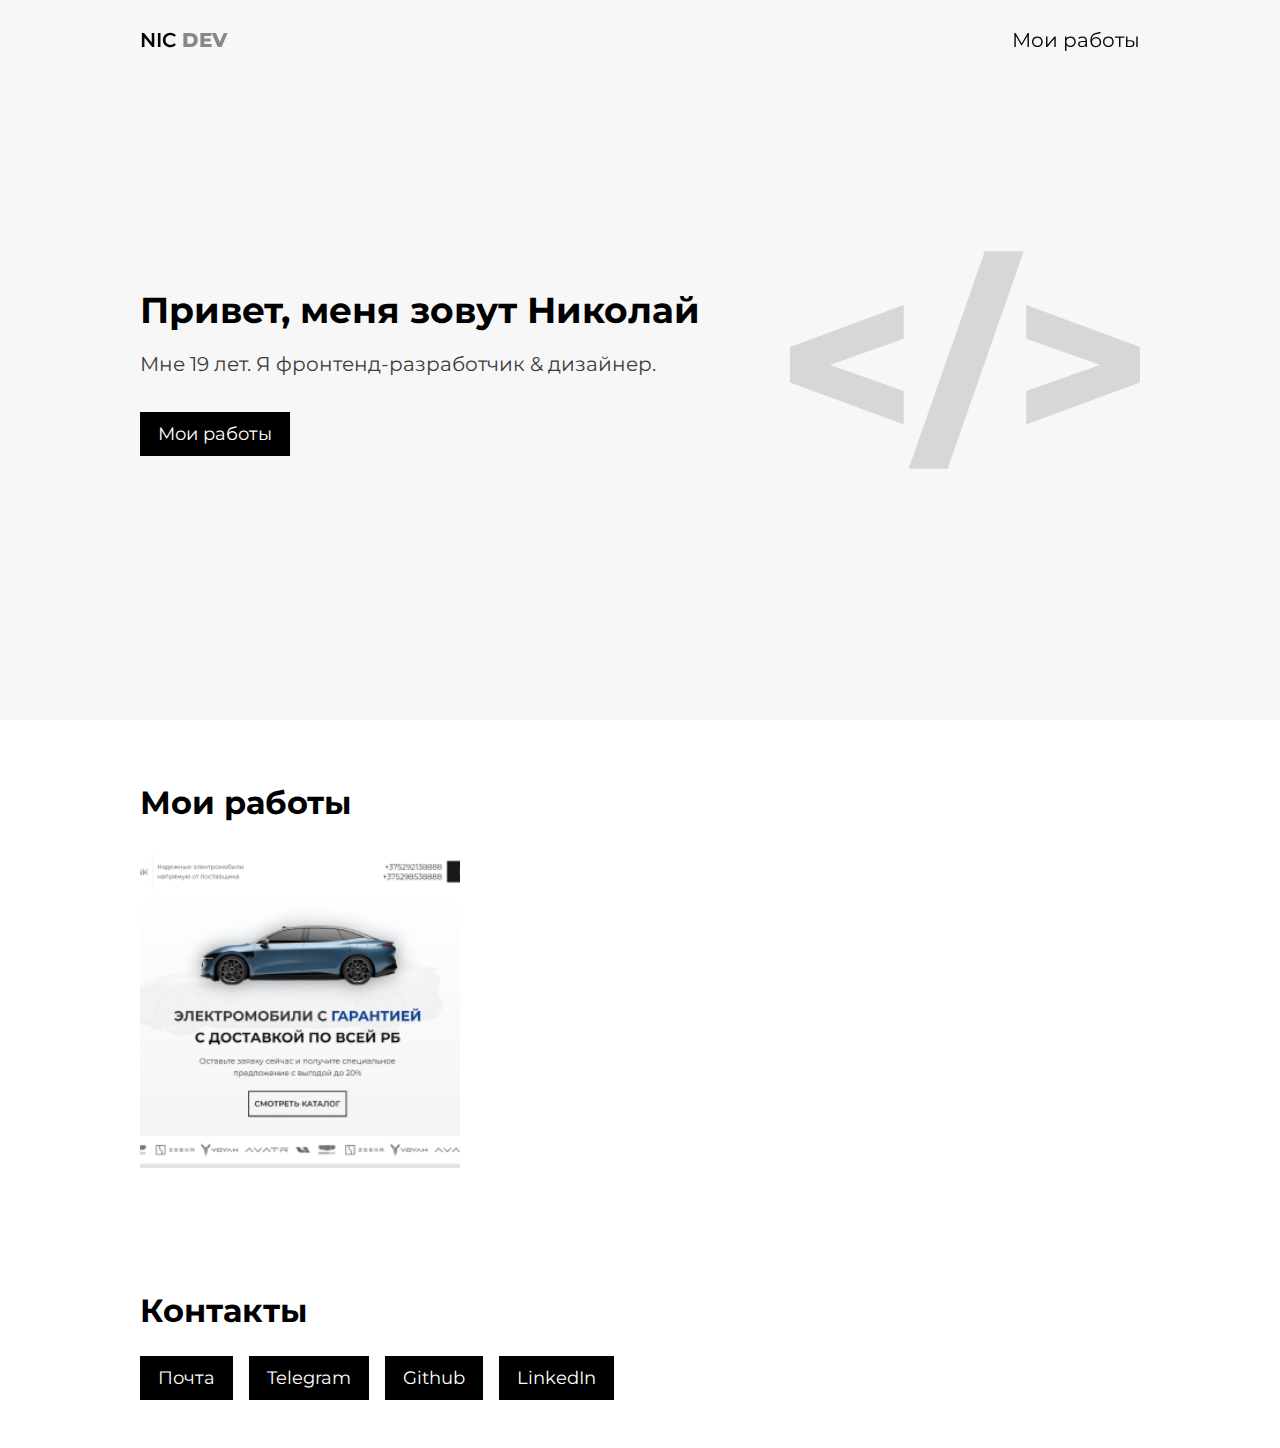
<file: index.html>
<!DOCTYPE html>
<html lang="en">
<head>
    <meta charset="UTF-8">
    <title>Николай</title>
    <link type="text/css" rel="stylesheet" href="css/main.css">
    <link type="text/css" rel="stylesheet" href="css/contents.css">
    <link rel="preconnect" href="https://fonts.googleapis.com">
    <link rel="preconnect" href="https://fonts.gstatic.com" crossorigin>
    <link href="https://fonts.googleapis.com/css2?family=Montserrat:ital,wght@0,100;0,200;0,300;0,400;0,500;0,600;0,700;0,800;0,900;1,100;1,200;1,300;1,400;1,500;1,600;1,700;1,800;1,900&display=swap" rel="stylesheet">
    <meta name="viewport" content="width=device-width, initial-scale=1.0"/>
    <link rel="icon" type="image/x-icon" href="/images/favicon.png">
    <!-- Yandex.Metrika counter -->
    <script type="text/javascript" >
       (function(m,e,t,r,i,k,a){m[i]=m[i]||function(){(m[i].a=m[i].a||[]).push(arguments)};
       m[i].l=1*new Date();
       for (var j = 0; j < document.scripts.length; j++) {if (document.scripts[j].src === r) { return; }}
       k=e.createElement(t),a=e.getElementsByTagName(t)[0],k.async=1,k.src=r,a.parentNode.insertBefore(k,a)})
       (window, document, "script", "https://mc.yandex.ru/metrika/tag.js", "ym");
    
       ym(100419709, "init", {
            clickmap:true,
            trackLinks:true,
            accurateTrackBounce:true,
            webvisor:true
       });
    </script>
    <noscript><div><img src="https://mc.yandex.ru/watch/100419709" style="position:absolute; left:-9999px;" alt="" /></div></noscript>
    <!-- /Yandex.Metrika counter -->
    <!-- Google tag (gtag.js) -->
    <script async src="https://www.googletagmanager.com/gtag/js?id=G-MT1EGX9782"></script>
    <script>
      window.dataLayer = window.dataLayer || [];
      function gtag(){dataLayer.push(arguments);}
      gtag('js', new Date());
    
      gtag('config', 'G-MT1EGX9782');
    </script>
</head>
<body>
    <div class="base">
        <header id="navbar">
            <div class="container">
                <div class="col logo">
                <span>
                    NIC <b>DEV</b>
                </span>
                </div>
                <div class="col buttons">
                    <a href="#portfolio">Мои работы</a>
                </div>
            </div>
        </header>
        <script type="text/javascript">
            let navbar = document.getElementById('navbar');
            window.addEventListener('scroll', (e) => {
               if(window.scrollY > 0){
                   if(!navbar.classList.contains('hide')) navbar.classList.add('hide');
               }  else {
                   if(navbar.classList.contains('hide')) navbar.classList.remove('hide');
               }
            });
        </script>
        <div class="content" id="main">
            <div class="container">
                <div class="col text">
                    <div class="vertical">
                        <h1>Привет, меня зовут Николай</h1>
                        <p>Мне 19 лет. Я фронтенд-разработчик & дизайнер.</p>
                        <a class="btn black" href="#portfolio">Мои работы</a>
                    </div>
                </div>
                <div class="col image">
                    <img src="images/main-bg.svg"/>
                </div>
            </div>
        </div>
        <div class="content p" id="portfolio">
            <div class="container">
                <h2>Мои работы</h2>
                <div class="cases">
                    <div class="case">
                        <img src="images/chinacarlink.png"/>
                        <div class="info">
                            <h3>autochina.by</h3>
                            <a class="btn black" href="https://autochina.by/">Перейти</a>
                        </div>
                    </div>

                </div>
            </div>
        </div>
        <div class="content p" id="contact">
            <div class="container">
                <h2>Контакты</h2>
                <div class="buttons">
                    <a class="btn black" href="mailto:work@nicdev.space">Почта</a>
                    <a class="btn black" href="https://t.me/nicdeveloper" target="_blank">Telegram</a>
                    <a class="btn black" href="https://github.com/nicdev4" target="_blank">Github</a>
                    <a class="btn black" href="https://www.linkedin.com/in/nicdev4" target="_blank">LinkedIn</a>
                </div>
            </div>
        </div>
    </div>
</body>
</html>
</file>
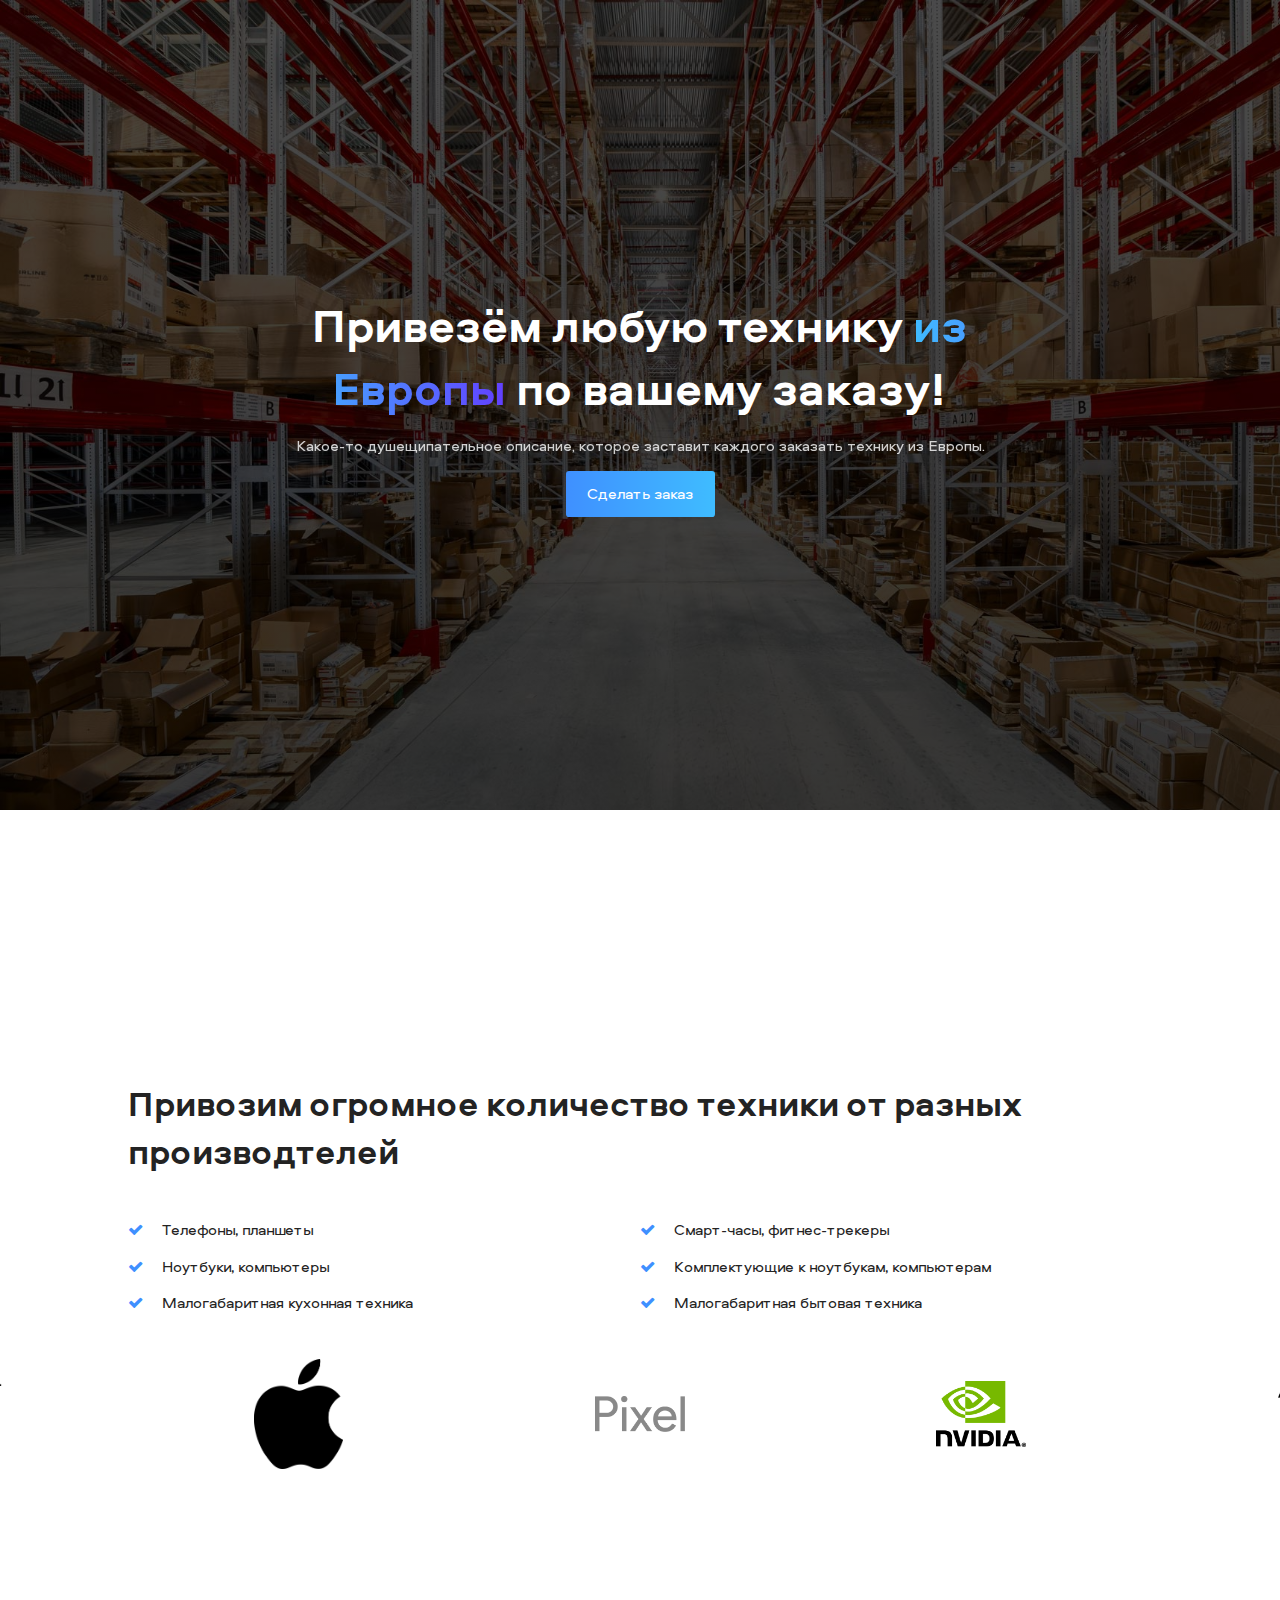
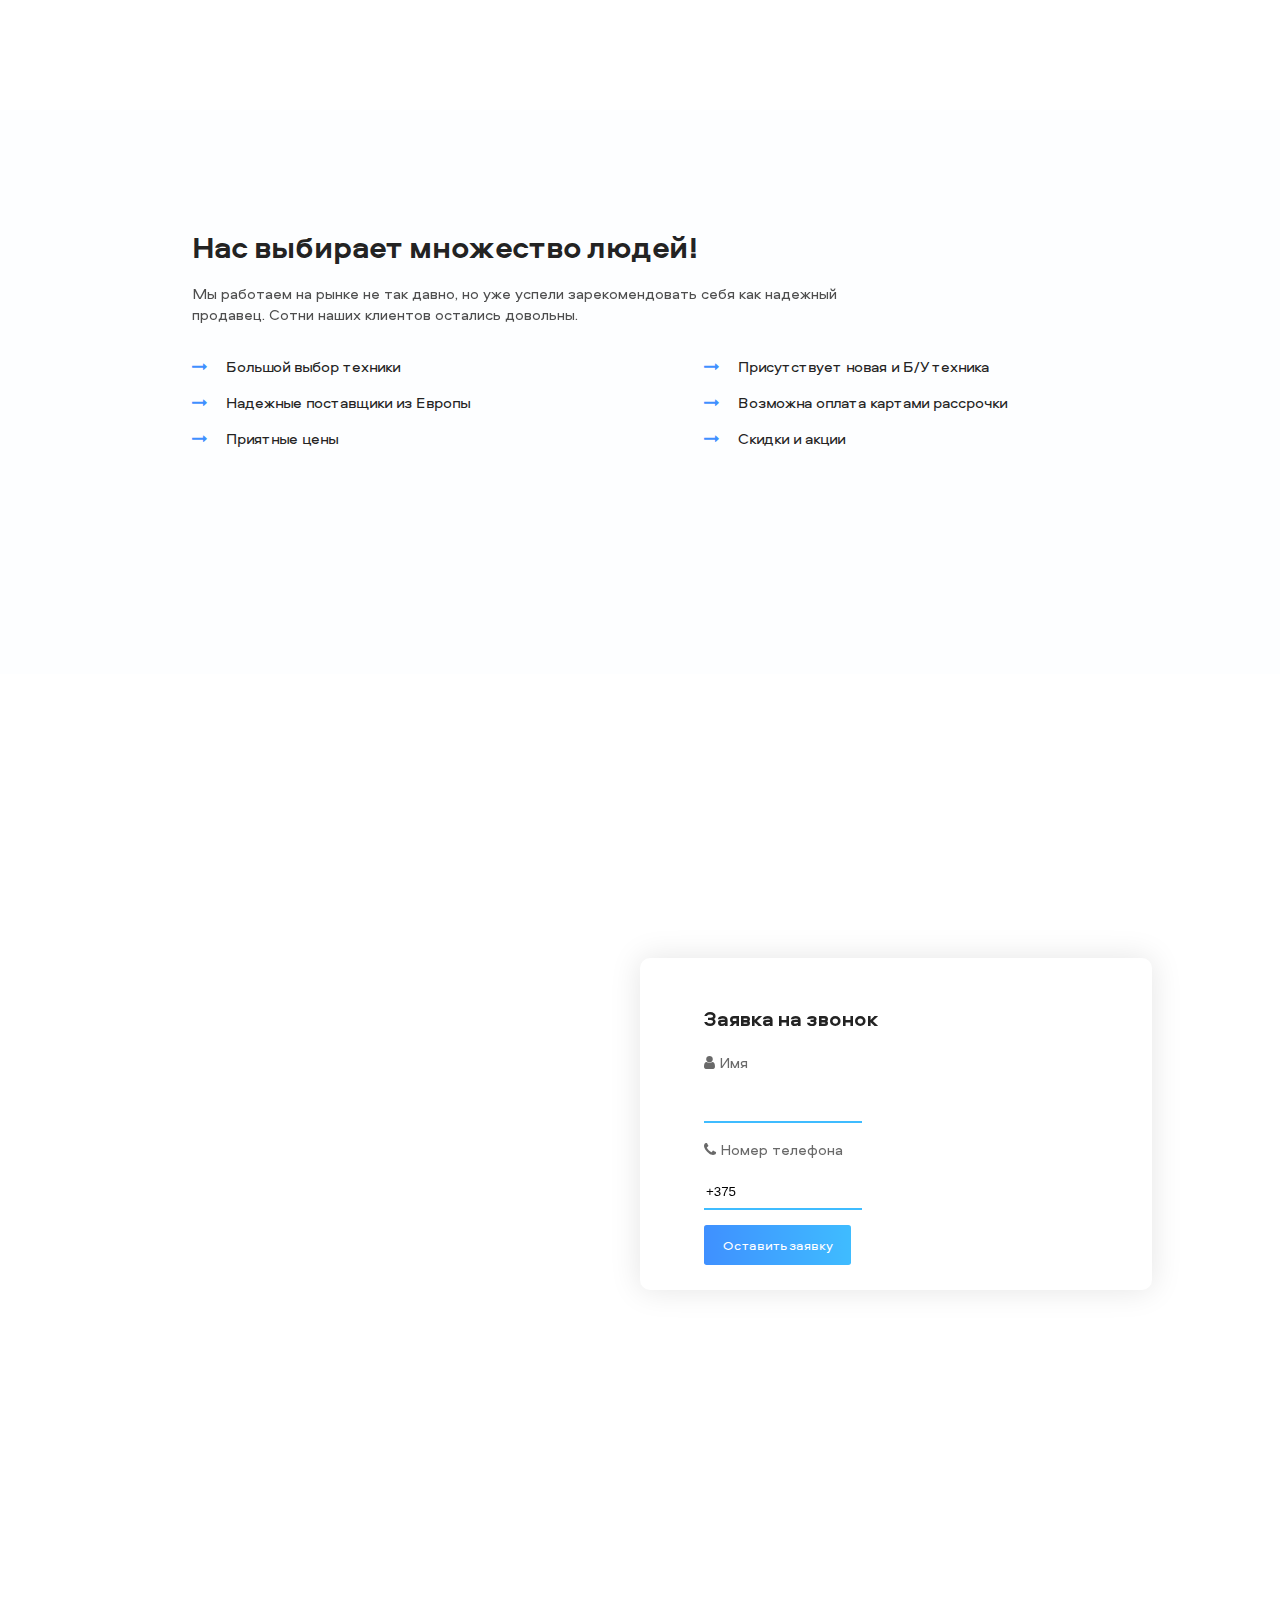
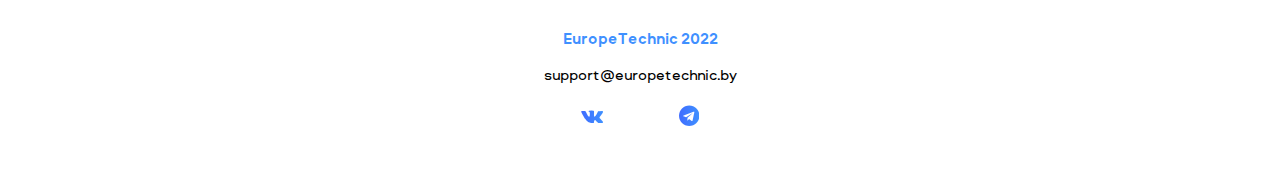
<file: EuropeTechnic/index.html>
<!DOCTYPE html>
<html lang="en">
<head>
    <meta charset="UTF-8">
    <link type="text/css" rel="stylesheet" href="fonts/stylesheet.css"/>
    <link type="text/css" rel="stylesheet" href="css/main.css">
    <link
            rel="stylesheet"
            href="https://cdn.jsdelivr.net/npm/swiper@8/swiper-bundle.min.css"
    />
    <link type="text/css" rel="stylesheet" href="css/font-awesome.min.css">
    <script src="https://cdn.jsdelivr.net/npm/swiper@8/swiper-bundle.min.js"></script>
    <title>Title</title>
</head>
<body>
    <nav>

    </nav>
    <header>
        <div class="container">
            <h1>Привезём любую технику <span>из Европы</span> по вашему заказу!</h1>
            <p>Какое-то душещипательное описание, которое заставит каждого заказать технику из Европы.</p>
            <a class="button" href="#order">Сделать заказ</a>
        </div>
    </header>
    <div id="desc" class="description">
        <div class="align">
            <h2>Привозим огромное количество техники от         разных производтелей</h2>
            <div class="list">
                <div class="element">
                    <i class="fa fa-check" aria-hidden="true"></i> Телефоны, планшеты
                </div>
                <div class="element">
                    <i class="fa fa-check" aria-hidden="true"></i> Смарт-часы, фитнес-трекеры
                </div>
                <div class="element">
                    <i class="fa fa-check" aria-hidden="true"></i> Ноутбуки, компьютеры
                </div>
                <div class="element">
                    <i class="fa fa-check" aria-hidden="true"></i> Комплектующие к ноутбукам, компьютерам
                </div>
                <div class="element">
                    <i class="fa fa-check" aria-hidden="true"></i> Малогабаритная кухонная техника
                </div>
                <div class="element">
                    <i class="fa fa-check" aria-hidden="true"></i> Малогабаритная бытовая техника
                </div>
            </div>
            <div class="desc-swiper">
                <div class="swiper-wrapper">
                    <div class="swiper-slide"><img src="img/Apple_logo_black.svg.png"/><img src="img/1280px-Pixel_wordmark.svg.png"/><img src="img/Nvidia_logo.svg.png"/></div>
                    <div class="swiper-slide"><img src="img/AMD_Logo.svg.png"/><img src="img/Intel_logo_(2006-2020).svg.png"/><img src="img/Samsung_Logo.svg.png"/></div>
                    <div class="swiper-slide"><img src="img/Canon_logo_vector.png"/><img src="img/GoPro-Logo-PNG-Isolated-Image.png"/><img src="img/Sony-Logo.png"/></div>
                </div>
                <div class="swiper-pagination"></div>
            </div>
        </div>
    </div>
    <script>
        const swiper = new Swiper('.desc-swiper', {
            direction: 'horizontal',
            loop: true,
        });
        window.setInterval(function (){
            swiper.slideNext(500);
        }, 5500, 3500);
    </script>
    <div id="whyus">
        <div class="align">
            <h2>Нас выбирает множество людей!</h2>
            <p>Мы работаем на рынке не так давно, но уже успели зарекомендовать себя как надежный продавец. Сотни наших клиентов остались довольны.</p>
            <div class="list">
                <div class="element"><i class="fa fa-long-arrow-right" aria-hidden="true"></i> Большой выбор техники</div>
                <div class="element"><i class="fa fa-long-arrow-right" aria-hidden="true"></i> Присутствует новая и Б/У техника</div>
                <div class="element"><i class="fa fa-long-arrow-right" aria-hidden="true"></i> Надежные поставщики из Европы</div>
                <div class="element"><i class="fa fa-long-arrow-right" aria-hidden="true"></i> Возможна оплата картами рассрочки</div>
                <div class="element"><i class="fa fa-long-arrow-right" aria-hidden="true"></i> Приятные цены</div>
                <div class="element"><i class="fa fa-long-arrow-right" aria-hidden="true"></i>  Скидки и акции</div>
            </div>
        </div>
    </div>
    <div id="order">
        <div class="rows">
            <div class="row">
                <h2>Онлайн-заявка на звонок</h2>
                <p>Сделайте предзаказ прямо сейчас и получите скидку на следующий заказ!</p>
                <p>Или воспользуйтесь онлайн чатом.</p>
            </div>
            <div class="row">
                <div class="container">
                    <h3>Заявка на звонок</h3>
                    <form>
                        <p><i class="fa fa-user" aria-hidden="true"></i> Имя</p>
                        <input type="text">
                        <p><i class="fa fa-phone" aria-hidden="true"></i> Номер телефона</p>
                        <input value="+375" type="text" id="phone">
                        <p></p>
                        <button class="button" id="send">Оставить заявку</button>
                        <script type="text/javascript">
                            let button = document.getElementById("send");
                            let phone = document.getElementById("phone");
                            button.addEventListener('click', function (){
                                let val = phone.value;
                                if(val.startsWith("+375") && val.length == 13){
                                } else {
                                        alert("Неверный номер телефона");
                                }
                            });
                        </script>
                    </form>
                </div>
            </div>
        </div>
    </div>
    <footer>
        <div class="rows">
            <div class="row centeredtext">
                <b>EuropeTechnic 2022</b>
                <p>support@europetechnic.by</p>
                <div class="links">
                    <a>
                        <i class="fa fa-vk" aria-hidden="true"></i>
                    </a>
                    <a>
                        <i class="fa fa-telegram" aria-hidden="true"></i>
                    </a>
                </div>
            </div>
        </div>
    </footer>
</body>
</html>
</file>
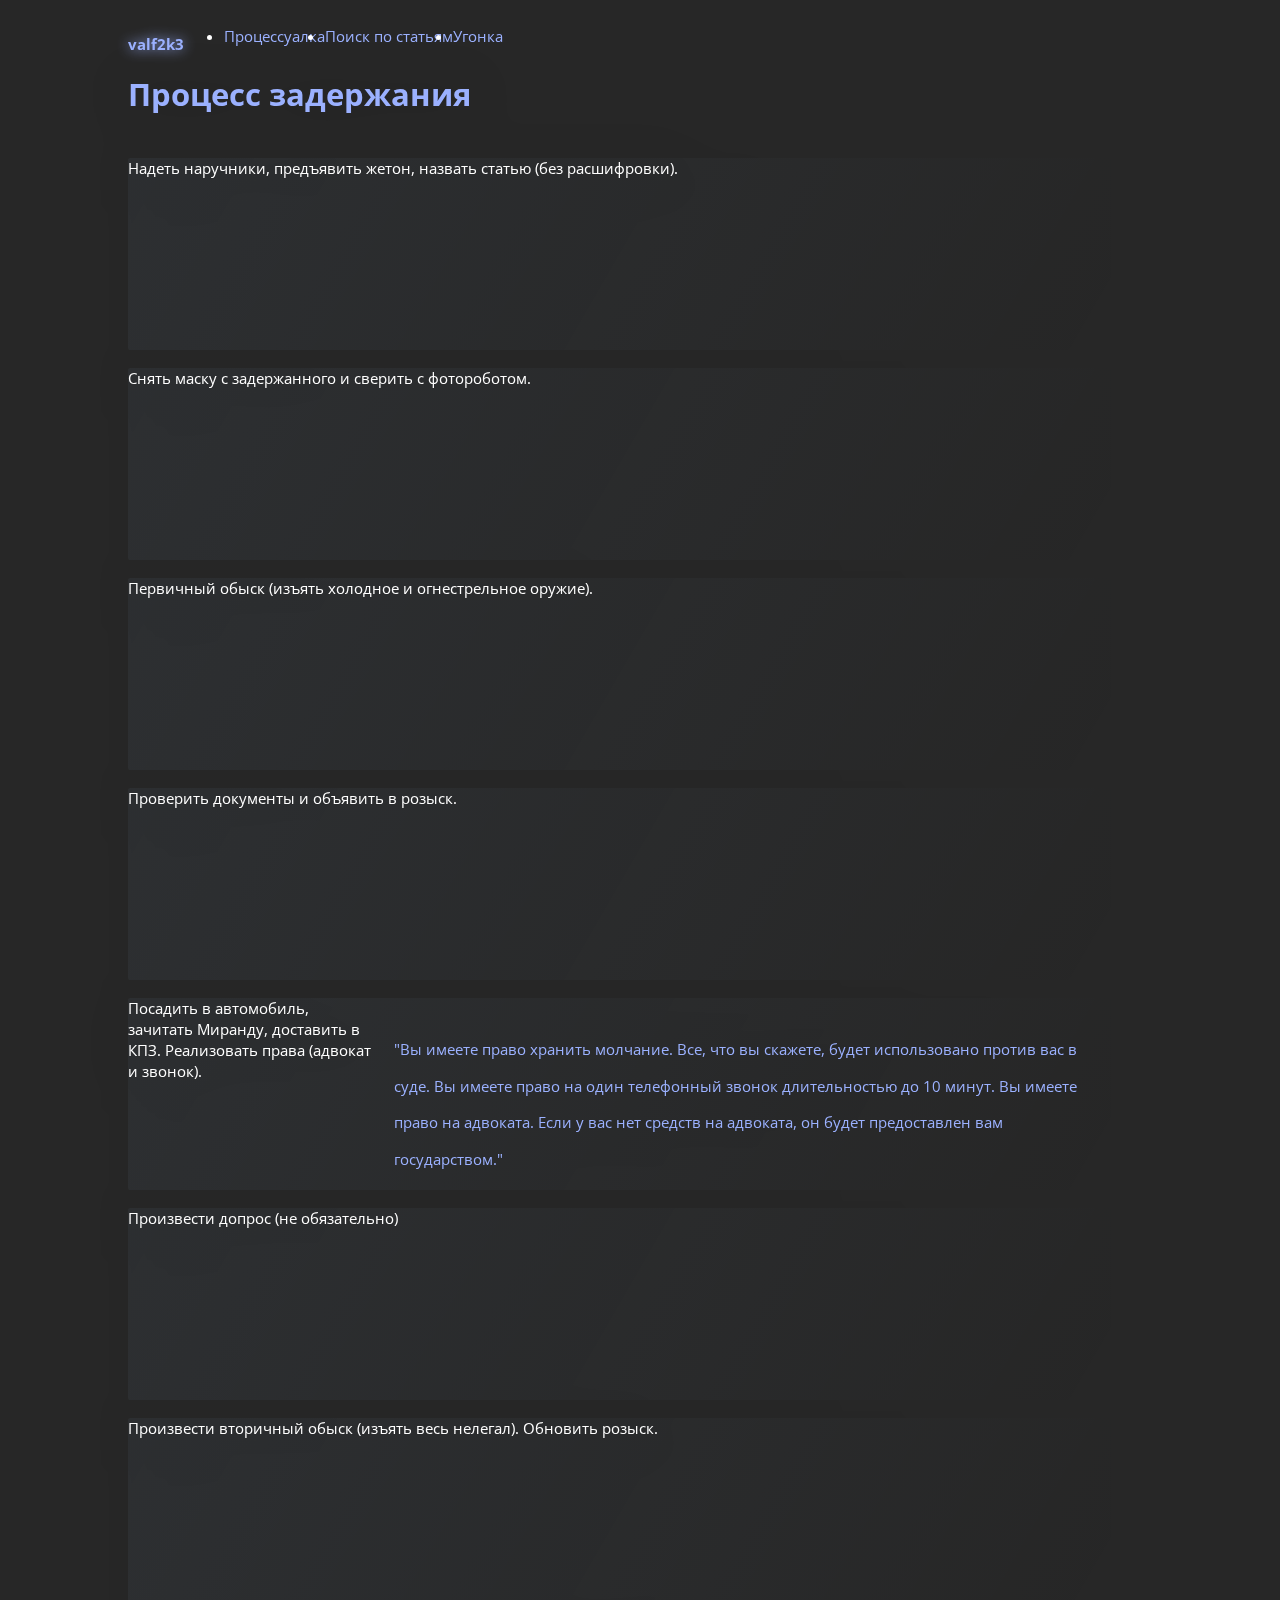
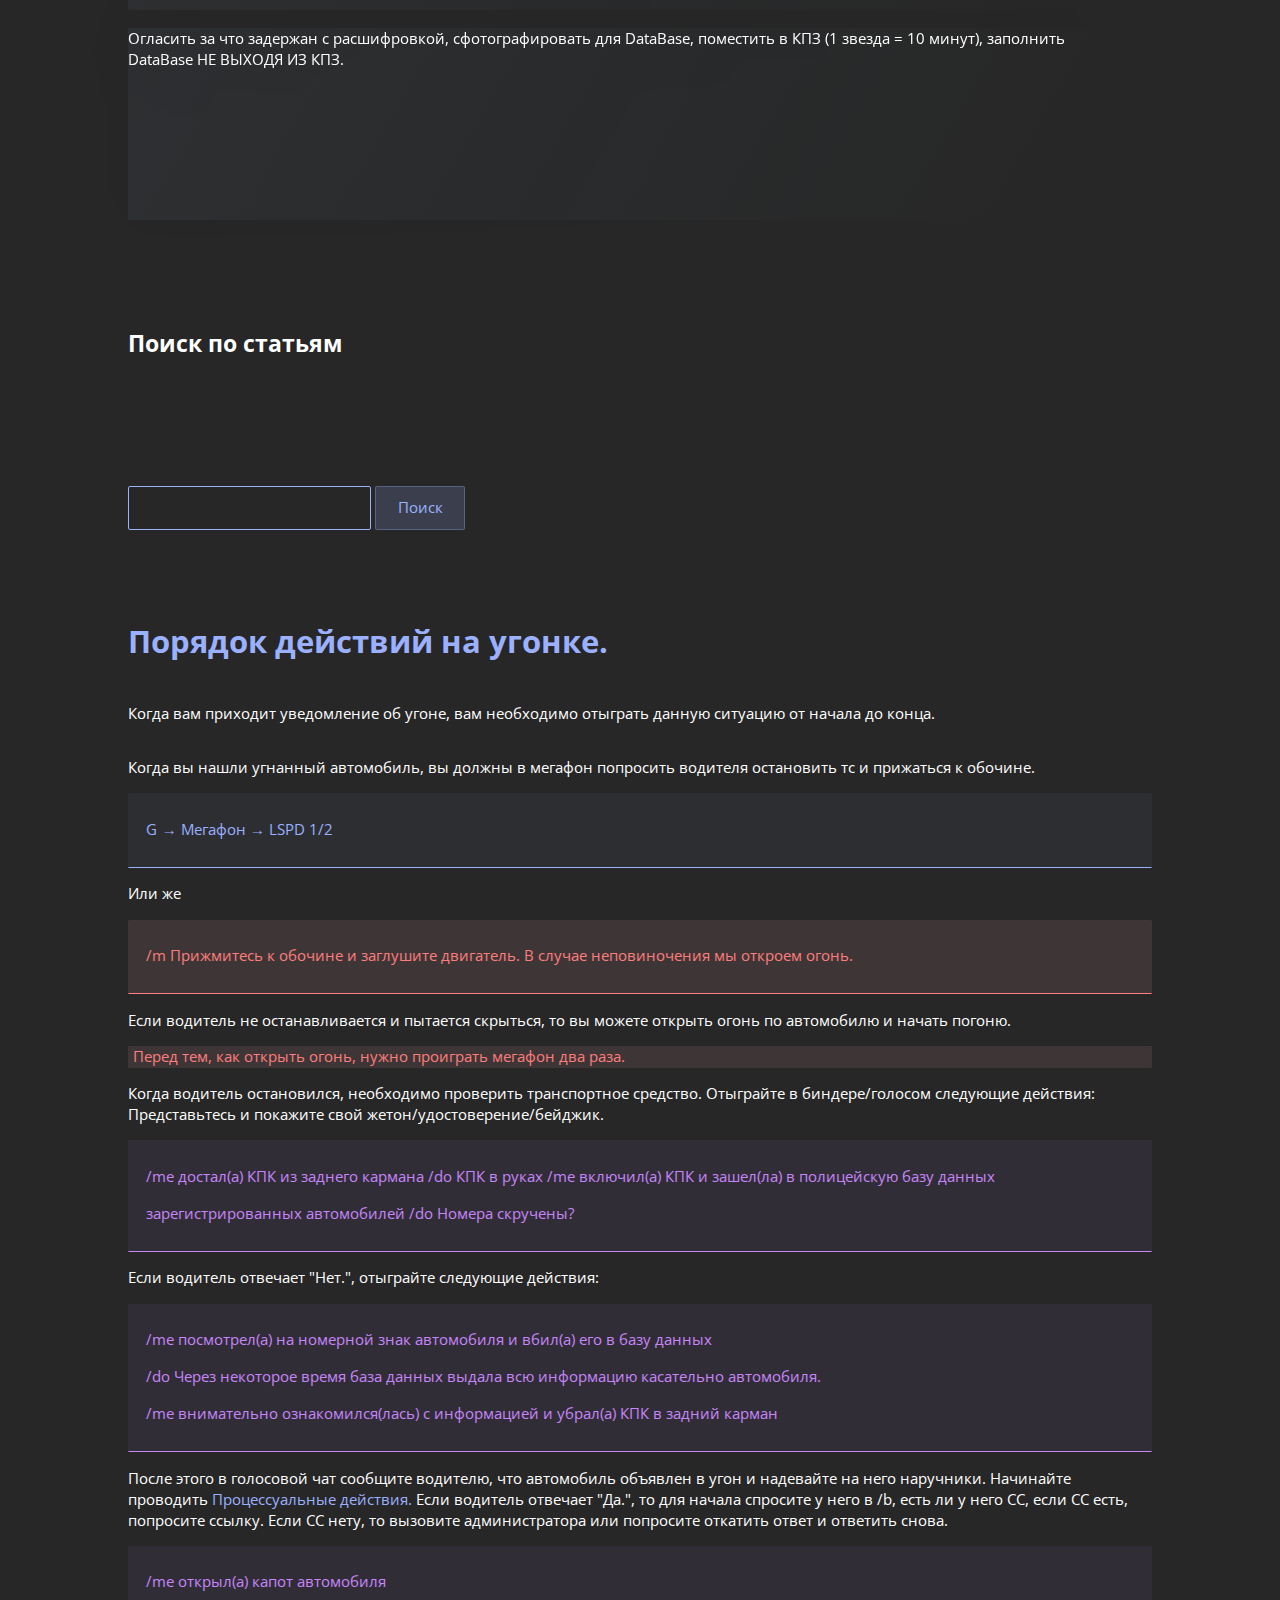
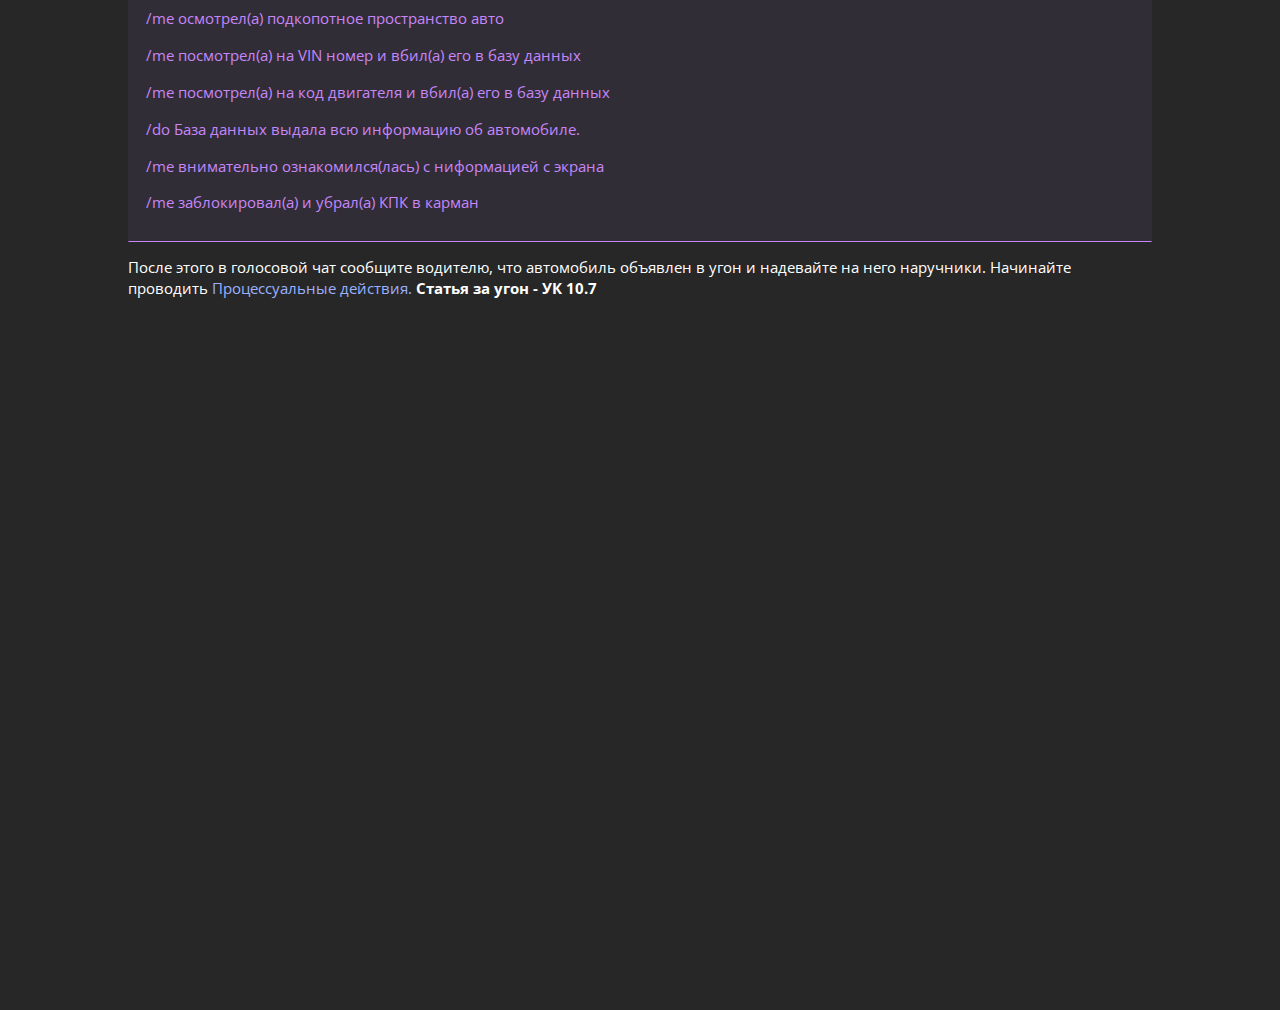
<file: lspd/index.html>
<!DOCTYPE html>
<html lang="en">
<head>
    <meta charset="UTF-8">
    <title>Памятка</title>
    <link type="text/css" rel="stylesheet" href="css/main.css"/>
    <script src="https://ajax.googleapis.com/ajax/libs/jquery/3.6.0/jquery.min.js"></script>
    <link rel="preconnect" href="https://fonts.googleapis.com">
    <link rel="preconnect" href="https://fonts.gstatic.com" crossorigin>
    <link href="https://fonts.googleapis.com/css2?family=Open+Sans:ital,wght@0,300;0,400;0,500;0,600;0,700;0,800;1,300;1,400;1,500;1,600;1,700;1,800&display=swap" rel="stylesheet">
</head>
<body>
    <nav>
        <b>valf2k3</b>
        <ul>
            <li><a href="#proc">Процессуалка</a></li>
            <li><a href="#ss">Поиск по статьям</a></li>
            <li><a href="#ugon">Угонка</a></li>
        </ul>
    </nav>
    <div class="main">
        <div class="align">
            <div id="proc" class="section-ns">
                <div class="line">
                    <h2>Процесс задержания</h2>
                    <div class="ul">
                        <div class="li">Надеть наручники, предъявить жетон, назвать статью (без расшифровки).</div>
                        <div class="li">Снять маску с задержанного и сверить с фотороботом.</div>
                        <div class="li">Первичный обыск (изъять холодное и огнестрельное оружие).</div>
                        <div class="li">Проверить документы и объявить в розыск.</div>
                        <div class="li">Посадить в автомобиль, зачитать Миранду, доставить в КПЗ. Реализовать права (адвокат и звонок).
                        <p class="big">"Вы имеете право хранить молчание. Все, что вы скажете, будет использовано против вас в суде. Вы имеете право на один телефонный звонок длительностью до 10 минут. Вы имеете право на адвоката. Если у вас нет средств на адвоката, он будет предоставлен вам государством."</p>
                        </div>
                        <div class="li">Произвести допрос (не обязательно)</div>
                        <div class="li">Произвести вторичный обыск (изъять весь нелегал). Обновить розыск.</div>
                        <div class="li">Огласить за что задержан с расшифровкой, сфотографировать для DataBase, поместить в КПЗ (1 звезда = 10 минут), заполнить DataBase НЕ ВЫХОДЯ ИЗ КПЗ.</div>
                    </div>
                </div>
            </div>
            <h2 id="ss">Поиск по статьям</h2>
            <form id="form" action="#">
                <input class="input" type="search" id="search" value="">
                <input class="button" type="submit" value="Поиск">
            </form>
            <script>
                var text = "Глава 1. Понятие преступления и покушение на преступление.​" +
                    "                1.1 Преступлением признается виновно совершенное общественно опасное деяние (противоправное, осознанное, волевое, действие или бездействие, нарушающее или создавшее реальную угрозу нарушения общественных отношений, охраняемых Уголовным законодательством), запрещенное настоящим Кодексом под угрозой наказания." +
                    "\n" +
                    "                1.2 Не является преступлением действие (бездействие), хотя формально и содержащее признаки преступления, но в силу малозначительности не представляющее общественной опасности." +
                    "\n" +
                    "                1.3 Совокупностью преступлений признается совершение лицом двух или более преступлений, предусмотренных статьями настоящего Кодекса." +
                    "                1.3.1 По приговору суда лицо может быть привлечено к уголовной ответственности по совокупности преступлений за каждое совершенное преступление по соответствующей статье настоящего Кодекса." +
                    "                1.3.2 В случаях, не предусмотренных статьей 1.3.1 настоящего Кодекса, лицо несет наказание по той статье, которая имеет наибольший приоритет розыска." +
                    "\n" +
                    "                1.4 Покушением на преступление признаются умышленные действия (бездействие) лица, непосредственно направленные на совершение преступления, если при этом преступление не было доведено до конца по не зависящим от этого лица обстоятельствам. Уголовная ответственность за покушение наступает по статье настоящего Кодекса, предусматривающей ответственность за оконченное преступление, со ссылкой на настоящую статью, но не может превышать половины предельного наказания за оконченное преступление." +
                    "\n" +
                    "                Глава 2. Соучастие в преступлении.​" +
                    "                2.1 Соучастием в преступлении признается умышленное совместное участие двух или более лиц в совершении умышленного преступления." +
                    "\n" +
                    "                2.2 Соучастниками преступления наряду с исполнителем признаются организатор, подстрекатель и пособник." +
                    "\n" +
                    "                Исполнитель - лицо, непосредственно совершившее преступление, либо непосредственно участвовавшее в его совершении совместно с другими лицами (соисполнителями)." +
                    "                Организатор - организатором признается лицо, организовавшее совершение преступления или руководившее его исполнением." +
                    "                Подстрекатель - лицо, склонившее другое лицо к совершению преступления путем уговора, подкупа, угрозы или другим способом." +
                    "                Пособник - лицо, содействовавшее совершению преступления советами, указаниями, предоставлением информации, средств или орудий совершения преступления либо устранением препятствий." +
                    "\n" +
                    "                2.3 Соучастники преступления вне зависимости от вида соучастия несут ответственность в равном объёме." +
                    "\n" +
                    "                2.4 Преступление признается совершенным группой лиц, если в его совершении совместно участвовали два или более исполнителя." +
                    "\n" +
                    "                2.5 Совершение преступления группой лиц влечет более строгое наказание." +
                    "\n" +
                    "                Глава 3. Обстоятельства, исключающие преступность деяния.​" +
                    "\n" +
                    "                3.1 Не является преступлением причинение вреда посягающему лицу в состоянии необходимой обороны, при защите личности и прав обороняющегося или других лиц, если это посягательство было сопряжено с насилием, опасным для жизни обороняющегося или другого лица, либо с непосредственной угрозой применения такого насилия." +
                    "\n" +
                    "                3.2 При причинении вреда в состоянии необходимой обороны не должны быть нарушены пределы необходимой обороны (умышленные действия, явно не соответствующие характеру и опасности посягательства)." +
                    "\n" +
                    "                3.3 Не является преступлением причинение вреда лицу, совершившему преступление, при его задержании для доставления органам власти, если иными средствами задержать такое лицо не представлялось возможным и при этом не было допущено превышения необходимых для этого мер (когда лицу без необходимости причиняется явно чрезмерный, не вызываемый обстановкой вред)." +
                    "\n" +
                    "                3.4 Не является преступлением причинение вреда в состоянии крайней необходимости, то есть для устранения опасности, непосредственно угрожающей личности и правам данного лица или иных лиц, если эта опасность не могла быть устранена иными средствами и при этом не было допущено превышения пределов крайней необходимости (явно не соответствующего характеру и степени угрожавшей опасности и обстоятельствам)." +
                    "\n" +
                    "                3.5 Не является преступлением причинение вреда при обоснованном риске для достижения общественно полезной цели, если указанная цель не могла быть достигнута не связанными с риском действиями (бездействием). Риск не признается обоснованным, если он заведомо был сопряжен с угрозой для жизни многих людей." +
                    "\n" +
                    "                3.6 Не является преступлением причинение вреда охраняемым интересам лицом, действующим во исполнение обязательных для него приказа или распоряжения. Уголовную ответственность за причинение такого вреда несет лицо, отдавшее незаконные приказ или распоряжение. (Лицо, совершившее преступление во исполнение заведомо незаконных приказа или распоряжения, несет уголовную ответственность на общих основаниях. Неисполнение заведомо незаконных приказа или распоряжения исключает уголовную ответственность)." +
                    "\n" +
                    "                3.7 Не является преступлением деяние, совершенное неумышленно, то есть по неосторожности, кроме случаев, когда иное предусмотрено соответствующими статьями Особенной части настоящего Кодекса." +
                    "                3.7.1 Деяние признается умышленным, если лицо осознавало общественную опасность деяния и желало наступления опасных последствий или относилось к их наступлению безразлично." +
                    "                3.7.2 Деяние признается неумышленно, если лицо предвидело возможность наступления общественно опасных последствий деяния, но без достаточных к тому оснований самонадеянно рассчитывало на предотвращение этих последствий, а равно не предвидело возможности наступления общественно опасных последствий деяния, хотя при необходимой внимательности и предусмотрительности должно было и могло предвидеть эти последствия." +
                    "\n" +
                    "                3.8 Закон, устраняющий преступность деяния, который смягчает наказание и улучшает положения лица, совершившего преступление, имеет обратную силу, то есть распространяется на лиц, совершивших соответствующие деяния до вступления такого закона в силу." +
                    "\n" +
                    "                Раздел 2. Назначение наказания и освобождение от уголовной ответственности и наказания." +
                    "\n" +
                    "                Глава 4. Назначение наказания. Виды и цели наказания.​" +
                    "\n" +
                    "                4.1 Лицу, признанному виновным в совершении преступления, назначается справедливое наказание в пределах, предусмотренных соответствующей статьей Особенной части настоящего Кодекса, и с учетом положений Общей части настоящего Кодекса." +
                    "\n" +
                    "                4.2 При назначении наказания учитываются характер и степень общественной опасности преступления и личность виновного, в том числе обстоятельства, смягчающие и отягчающие наказание." +
                    "\n" +
                    "                4.3 Смягчающими обстоятельствами признаются:" +
                    "                4.3.1 Совершение преступления в результате физического или психического принуждения либо в силу материальной, служебной или иной зависимости." +
                    "                4.3.2 Совершение преступления при нарушении условий правомерности необходимой обороны, задержания лица, совершившего преступление, крайней необходимости, обоснованного риска, исполнения приказа или распоряжения." +
                    "                4.3.3 Противоправность или аморальность поведения потерпевшего, явившегося поводом для преступления." +
                    "                явка с повинной, активное способствование раскрытию и расследованию преступления, изобличению и уголовному преследованию других соучастников преступления." +
                    "                4.3.4 Оказание медицинской и иной помощи потерпевшему после совершения преступления, добровольное возмещение имущественного ущерба и морального вреда, причиненных в результате преступления, иные действия, направленные на заглаживание вреда, причиненного потерпевшему." +
                    "                4.3.5 Иные обстоятельства." +
                    "\n" +
                    "                4.4 Отягчающими обстоятельствами признаются:" +
                    "                4.4.1 Совершение преступления в составе группы лиц." +
                    "                4.4.2 Совершение преступления по мотивам политической, идеологической, расовой, национальной или религиозной ненависти, или вражды либо по мотивам ненависти или вражды в отношении какой-либо социальной группы." +
                    "                4.4.3 Совершение преступления из мести за правомерные действия других лиц, а также с целью скрыть другое преступление или облегчить его совершение." +
                    "                4.4.4 Совершение преступления в отношении лица или его близких в связи с осуществлением данным лицом служебной деятельности или выполнением общественного долга." +
                    "                4.4.5 Совершение преступления с особой жестокостью, садизмом, издевательством, а также мучениями для потерпевшего." +
                    "                4.4.6 Совершение преступления с использованием доверия, оказанного виновному в силу его служебного положения или договора." +
                    "                4.4.7 Совершение преступления с использованием форменной одежды или документов представителя власти." +
                    "                4.4.8 Многократное умышленное совершение преступления, а равно рецидив." +
                    "\n" +
                    "                4.5 Наказание является мерой государственного принуждения, назначаемая по приговору суда и иным решениям, описанных настоящим Кодексом. Наказание применяется к лицу, признанному виновным в совершении преступления, и заключается в лишении или ограничении прав и свобод по соответствующим положениям статьей настоящего Кодекса." +
                    "\n" +
                    "                4.6 Назначение наказание осуществляется введением в законную силу соответствующего судебного решения." +
                    "                4.6.1 Время содержания лица под стражей до судебного разбирательства учитывается при вынесении приговора." +
                    "                4.6.2 Штрафы, предусмотренные статьями настоящего Кодекса, применяются исключительно в судебном порядке либо прокуратурой." +
                    "\n" +
                    "                4.7 В результате судебного процесса по уголовному делу могут быть назначены следующие виды наказаний:" +
                    "\n" +
                    "                - Судебный штраф. (Сумма регулируется на усмотрение Суда)" +
                    "                - Лишение права занимать определенные должности или заниматься определенной деятельностью" +
                    "                - Лишение права занимать любую должность в государственной организации (Черный список)" +
                    "                - Увольнение с государственной или военной службы, в том числе с лишением всех званий, наград и привилегий" +
                    "                - Лишение свободы на определенный срок" +
                    "                - Пожизненное лишение свободы" +
                    "                - Компенсация и возмещение пострадавшему юридическому или физическому лицу. (Сумма регулируется на усмотрение Суда)" +
                    "                - Конфискация имущества" +
                    "                - Принудительное психиатрическое лечение" +
                    "                - Исправительные работы" +
                    "\n" +
                    "                4.7.1 Мера наказания указанная в статьях, может регулироваться вердиктом Суда. Виды наказания указаны в статье 4.7 настоящего Кодекса." +
                    "                4.7.2 В результате расследования правоохранительными органами по уголовному делу может быть назначено только лишение свободы на определенный срок (КПЗ)." +
                    "                4.7.3 Если органом, проводившим расследование, не был установлен запрет выхода под залог в соответствии с Процессуальным кодексом Штата Сан-Андреас, лицу, отбывающему наказание, лишение свободы может быть заменено на залог, определяемый в соответствии с положениями соответствующих статей настоящего Кодекса." +
                    "\n" +
                    "                4.8 Наказание за совершение деяния, нарушающего любую из статей настоящего кодекса, не может превышать меры, которая предусмотрена нарушенной статьей." +
                    "\n" +
                    "                4.9 В случае совершения лицом особо тяжкого преступления, срок лишения свободы может превышать установленный настоящим Законом вплоть до пожизненного лишения свободы." +
                    "                4.9.1 В момент расследования правоохранительными органами или составление уголовного дела, лицо совершившее нарушение, может быть лишен свободы (КПЗ) до конца судебного или досудебного разбирательства." +
                    "\n" +
                    "                4.10 Виды преступлений бывают: (F) Федеральными, (R) Региональными." +
                    "\n" +
                    "                4.10.1 Федеральное преступление → к этому виду преступления относятся деяния с обозначением (F). Такие преступления обязаны разбирать представители федеральных структур." +
                    "                4.10.1.1 Если задержание такого преступника проводят органы правоохранительной власти, они обязаны довести задержание до пункта 2.1.7 включительно, согласно Главе 2, статье 2 \"Порядок задержания\" Процессуального Кодекса, после чего сообщить по рации департамента с запросом о передаче задержанного Федеральной структуре." +
                    "                4.10.1.2 В случае, если в течении 3-х минут ответа от Федеральной структуры не поступает, то сотрудник правоохранительных органов обязан продолжить процесс задержания с последующим помещением в камеру предварительного заключения (КПЗ)." +
                    "                4.10.1.3 Федеральная структура имеет право дистанционно отреагировать на запрос и одобрить процесс задержания без присутствия на его месте проведения." +
                    "\n" +
                    "                4.10.2 Региональное преступление → к этому виду преступления относится деяния с обозначением (R). Такие преступления обязаны разбирать все уполномоченные правоохранительные органы." +
                    "\n" +
                    "                Глава 5. Освобождение от уголовной ответственности и наказания.​" +
                    "\n" +
                    "                5.1 Лицо, впервые совершившее преступление, предусмотренное статьями: предельный срок наказания за которое не превышает 4 лет лишения свободы,, может быть освобождено прокуратурой от уголовной ответственности, если оно примирилось с потерпевшим и загладило причиненный потерпевшему вред." +
                    "\n" +
                    "                5.2 Лицо, впервые совершившее преступление может быть освобождено решением суда или прокуратурой от уголовной ответственности с назначением штрафа, а также занесением в DataBase, с указанием освобождения от уголовной ответственности, если такое лицо нарушило не более одного пункта из уголовных статей." +
                    "                Примечание: такие статьи, как 6.2 УК, 6.3 УК, 6.4 УК, 12.1 УК, 12.12 УК, 12.13 УК, 14.1 УК, 14.2 УК, 16.2 УК, 16.17 УК, 17.1 УК являются особо тяжкими, освобождение по данным статьям невозможно." +
                    "\n" +
                    "                5.3 Лицо освобождается от уголовной ответственности, если со дня совершения преступления прошло 20 дней." +
                    "                5.3.1 В случае, если за данный период времени не были применены санкции по отношению к нарушителю." +
                    "                5.3.2 Сроки давности по уголовному преступлению приостанавливают свое течение на время проведения судебного разбирательства или следствия." +
                    "\n" +
                    "                5.4 К лицам, совершившим преступления, предусмотренными статьями 6.2, 6.3, 6.4, 6.5, 8.2, 12.1, 12.2, 12.3, 12.4, 12.5, 12.13, 15.1, 16.2, 17.1 настоящего Кодекса, сроки давности не применяются." +
                    "\n" +
                    "                5.5 Запреты к работе на государственной службе:" +
                    "                5.5.1 Срок запрета исчисляется с момента отбытия наказания." +
                    "\n" +
                    "                Статьи помеченные \" * \" влекут за собой запрет на работу, службу в государственных учреждениях, организациях 7 дней." +
                    "                Статьи помеченные \" ** \" влекут за собой запрет на работу, службу в государственных учреждениях, организациях 21 день." +
                    "                Статьи помеченные \" *** \" влекут за собой пожизненный запрет на работу, службу в государственных учреждениях, организациях." +
                    "\n" +
                    "                5.6 Лицо, добровольно сдавшее предметы, указанные в статьях 12.8, 12.8.1, 13.1, 13.2, 14.4 настоящего Кодекса, освобождается от уголовной ответственности по соответствующей статье. Не может признаваться добровольной сдачей предметов их изъятие при задержании лица, а также при производстве любых оперативных и/или следственных действий." +
                    "\n" +
                    "                5.7 Найденные наркотические вещества в ходе обыска сотрудниками гос. структуры в количестве до 3 грамм (включительно), изымаются без привлечения к уголовной ответственности." +
                    "                5.7.1 В случае нахождения у гражданина более 3 грамм наркотических веществ, несёт за собой уголовную ответственность." +
                    "                5.7.2 В случае нахождения у гражданина более 3 грамм \"Семена Green\", несёт за собой уголовную ответственность." +
                    "                5.7.2.1 Найденные вещества \"Семена Green\" в ходе обыска сотрудниками гос. структуры в количество до 3 грамм (включительно), являются легальными и изымаются без привлечения к уголовной ответственности." +
                    "                5.7.2.2 Одно “Семя Green” приравнивается к 1-му грамму наркотических веществ." +
                    "\n" +
                    "                5.8 В случае нахождения у гражданина до двух “Кустов Green” (включительно), изымаются без привлечения к уголовной ответственности." +
                    "                5.8.1 Один \"Куст Green\" приравнивается к 5-ти граммам наркотических веществ." +
                    "\n" +
                    "                5.9 Выход под залог осуществляют только лицензированные адвокаты. Содействие в выходе под залог имеют лица, которые были признаны членами коллегии адвокатов." +
                    "\n" +
                    "                5.10 Стоимость выхода под залог регламентирует настоящий Кодекс и определяется согласно приоритету розыска." +
                    "                5.10.1 Приоритет розыска 1 - стоимость выхода под залог составляет - 8.000$" +
                    "                5.10.2 Приоритет розыска 2 - стоимость выхода под залог составляет - 10.000$" +
                    "                5.10.3 Приоритет розыска 3 - стоимость выхода под залог составляет - 12.000$" +
                    "                5.10.4 Приоритет розыска 4 - стоимость выхода под залог составляет - 15.000$" +
                    "                5.10.5 Приоритет розыска 5 - стоимость выхода под залог составляет - 20.000$" +
                    "\n" +
                    "                5.11 Члены коллегии адвокатов обязаны вести учёт поступлений денежных средств за выход под залог." +
                    "                5.11.1 Залог, выплаченный заключённым, рассматривается в отношении 80/20, где 80% является оплатой услуг адвоката, который выпустил под залог заключенного, а 20% - выдается сотруднику правоохранительных органов." +
                    "                Примечание: Выпустить под залог имеет право только тот сотрудник правоохранительных органов, который непосредственно заполнял Database с данными задержанного (приоритетно), либо в случае отсутствия данного сотрудника - сотрудник являвшийся субъектом задержания и чьи данные фигурируют в Database задержанного." +
                    "                5.11.2 Офицеру полиции запрещено назначать/повышать размер залога." +

                    "                5.11.3 Офицер который содействует адвокату, обязан указать свои служебные данные для оформления документации." +
                    "\n" +
                    "                5.12 Причины, по которым лицу отказывается в праве выхода под залог:" +
                    "                5.12.1 Задержанный заключен по одной или нескольким статьям Уголовного кодекса San Andreas из приведенного перечня: 6.3 УК, 6.4 УК, 7.1 УК, 8.2 УК, 12.1 УК, 12.2 УК, 12.3 УК, 12.4 УК, 12.5 УК, 12.12 УК, 12.13 УК, 12.14 УК, 14.1 УК, 14.2 УК, 14.2.1 УК, 16.2 УК, 16.17 УК, 17.1 УК, 17.13 УК." +
                    "                5.12.2 Задержанный является рецидивистом. Рецидивом преступлений признается совершение умышленного преступления лицом, имеющим судимость за ранее совершенное умышленное преступление (информация по совершенным преступлениям должна подтверждаться предъявлением дел)." +
                    "                5.12.3 Заключенный не обладает оговоренной суммой для выхода под залог." +
                    "                5.12.4 Задержанный отказывается сотрудничать со следствием." +
                    "                5.12.5 Задержанный осужден более чем по трём статьям." +
                    "\n" +
                    "                Основная часть" +
                    "\n" +
                    "                Раздел 3. Преступления против личности." +
                    "\n" +
                    "                Глава 6. Преступления против жизни и здоровья.​" +
                    "\n" +
                    "                6.1 * (R) Умышленное нанесение телесных повреждений." +
                    "                Приоритет розыска - 2" +
                    "                Наказание: От 2 лет лишения свободы." +
                    "\n" +
                    "                6.1.1 * (R) Умышленное нанесение тяжких телесных повреждений." +
                    "                Приоритет розыска - 3" +
                    "                Наказание: До 6 лет, выход под залог разрешён." +
                    "\n" +
                    "                6.2 ** (F/R) Убийство, то есть умышленное причинение смерти другому человеку." +
                    "                Приоритет розыска - 4" +
                    "                Наказание: 8 лет лишения свободы." +
                    "\n" +
                    "                6.3 *** (F) Тяжкое убийство, то есть убийство двух или более лиц, равно как убийство близких жертвы в связи с осуществлением данным лицом служебной деятельности." +
                    "                Приоритет розыска - 5" +
                    "                Наказание: От 10 лет лишения свободы." +
                    "\n" +
                    "                6.4 *** (F) Групповое убийство, равно как совершенное убийство группой лиц с особой жесткостью." +
                    "                Приоритет розыска - 5" +
                    "                Наказание: От 30 лет лишения свободы." +
                    "\n" +
                    "                6.5 ** (R) Причинение тяжкого вреда здоровью по неосторожности." +
                    "                Приоритет розыска - 2" +
                    "                Наказание: До 4 лет лишения свободы." +
                    "\n" +
                    "                6.6 ** (R) Причинение смерти по неосторожности." +
                    "                Приоритет розыска - 3" +
                    "                Наказание: До 6 лет лишения свободы." +
                    "\n" +
                    "                6.7 ** (F/R) Угроза расправой (прямая или косвенная) должностному (сотруднику гос. структур) лицу а равно их близким." +
                    "                Приоритет розыска - 3" +
                    "                Наказание: До 3 лет лишения свободы." +
                    "\n" +
                    "                6.8 * (F/R) Угрозы с целью запугать человека." +
                    "                Приоритет розыска - 2" +
                    "                Наказание: До 2 лет лишения свободы." +
                    "\n" +
                    "                6.9 ** (R) Умышленное нанесение телесных повреждений животному." +
                    "                Приоритет розыска - 2" +
                    "                Наказание: От 2 лет до 6 лет лишения свободы." +
                    "\n" +
                    "                Глава 7. Преступления против свободы, чести и достоинства личности.​" +
                    "\n" +
                    "                7.1 *** (F) Похищение человека." +
                    "                Приоритет розыска - 5" +
                    "                Наказание: От 40 лет лишения свободы." +
                    "\n" +
                    "                7.2 * (R) Клевета, содержащаяся в публичном выступлении, средствах массовой информации либо с использованием своего служебного положения." +
                    "                Приоритет розыска - 2" +
                    "                Наказание: До 6 лет лишения свободы." +
                    "\n" +
                    "                7.3 * (R) Клевета, соединенная с обвинением лица в совершении преступления." +
                    "                Приоритет розыска - 2" +
                    "                Наказание: До 6 лет лишения свободы." +
                    "\n" +
                    "                7.4 * (R) Нарушение против личности, деловой репутации и оскорбления сотрудниками представительства Средств Массовой информации, равно нарушение законодательства об журналистской деятельности." +
                    "                Приоритет розыска - 4" +
                    "                Наказание: До 4 лет лишения свободы, без права осуществлять журналистскую деятельность." +
                    "\n" +
                    "                7.5 ** (R) Действия, направленные на возбуждение ненависти либо вражды по отношению к человеку или группе лиц по признаку от их пола, расы, национальности, языка, религии, происхождения, имущественного и должностного положения, место жительства, убеждений, принадлежности к общественным объединениям или каким-либо социальным группам." +
                    "                Приоритет розыска - 2" +
                    "                Наказание: До 6 лет лишения свободы." +
                    "\n" +
                    "                7.6 *** (R) Действия, направленные на возбуждение ненависти либо вражды по отношению к человеку или группе лиц по признаку от их пола, расы, национальности, языка, религии, происхождения, имущественного и должностного положения, место жительства, убеждений, принадлежности к общественным объединениям или каким-либо социальным группам, совершенные представителем власти." +
                    "                Приоритет розыска - 4" +
                    "                Наказание: До 10 лет лишения свободы." +
                    "\n" +
                    "                Глава 8. Преступления против половой неприкосновенности и половой свободы личности.​" +
                    "\n" +
                    "                8.1 ** (R) Насильственные действия сексуального характера, то есть половое сношение с применением насилия или с угрозой его применения к потерпевшей (потерпевшему) или к другим лицам либо с использованием беспомощного состояния потерпевшей (потерпевшему)." +
                    "                Приоритет розыска 3" +
                    "                Наказание: До 8 лет лишения свободы." +
                    "\n" +
                    "                8.2 *** (F) Насильственные действия сексуального характера повлекшее по неосторожности причинение тяжкого вреда здоровью или смерть потерпевшего (потерпевшей)." +
                    "                Приоритет розыска 5" +
                    "                Наказание: До 8 лет лишения свободы." +
                    "\n" +
                    "                8.3 ** (R) Насильственное принуждение лица к половому сношению или совершению иных действий сексуального характера путем шантажа, угрозы уничтожением, повреждением или изъятием имущества либо с использованием материальной или иной зависимости потерпевшего (потерпевшей)." +
                    "                Приоритет розыска 2" +
                    "                Наказание: До 2 лет лишения свободы." +
                    "\n" +
                    "                Глава 9. Преступления против конституционных прав и свобод человека и гражданина.​" +
                    "\n" +
                    "                9.1 ** (F) Незаконное собирание или распространение сведений о частной жизни лица, составляющих его личную или семейную тайну, без его согласия либо распространение этих сведений в публичном выступлении, публичном произведении или средствах массовой информации, в том числе с использованием своего служебного положения." +
                    "                Приоритет розыска 1" +
                    "                Наказание: До 2 лет лишения свободы." +
                    "\n" +
                    "                9.2 ** (R) Незаконное проникновение в жилище и частную территорию, совершенное против воли владельца, в том числе с использованием своего служебного положения." +
                    "                Приоритет розыска 2" +
                    "                Наказание: До 4 лет лишения свободы." +
                    "\n" +
                    "                9.3 * (F) Воспрепятствование свободному осуществлению гражданином своих избирательных прав, в том числе соединенные с подкупом, обманом, принуждением, применением насилия либо с угрозой его применения." +
                    "                Приоритет розыска 1" +
                    "                Наказание: До 6 лет лишения свободы." +
                    "\n" +
                    "                9.4 * (R) Воспрепятствование законной профессиональной деятельности журналистов путем принуждения их к распространению либо к отказу от распространения информации." +
                    "                Приоритет розыска 1" +
                    "                Наказание: До 4 лет лишения свободы." +
                    "\n" +
                    "                9.5 * (R) Воспрепятствование законной профессиональной деятельности журналистов путем незаконного ограничения права поиска, получения, передачи, производства и распространения информации любым законным способом." +
                    "                Приоритет розыска 1" +
                    "                Наказание: До 4 лет лишения свободы." +
                    "\n" +
                    "                9.6 ** (R) Необоснованный отказ от предоставления медицинских услуг лицами, уполномоченными на осуществления таких действий, если это повлекло за собой причинение вреда больному. Необоснованный отказ от предоставления услуг правоохранительных органов." +
                    "                Приоритет розыска 2" +
                    "                Наказание: До 5 лет лишения свободы." +
                    "\n" +
                    "                Раздел 4. Преступления в сфере экономики." +
                    "\n" +
                    "                Глава 10. Преступления против собственности.​" +
                    "\n" +
                    "                10.1 * (R) Кража, то есть тайное хищение чужого имущества, стоимостью свыше 3.000$." +
                    "                Приоритет розыска 1" +
                    "                Наказание: До 4 лет лишения свободы." +
                    "\n" +
                    "                10.2 * (R) Кража, то есть тайное хищение чужого имущества, стоимостью свыше 5.000$." +
                    "                Приоритет розыска 3" +
                    "                Наказание: До 6 лет лишения свободы." +
                    "\n" +
                    "                10.3 *** (F/R) Кража, то есть тайное хищение чужого имущества, стоимостью свыше 15.000$." +
                    "                Приоритет розыска 3" +
                    "                Наказание: До 8 лет лишения свободы." +
                    "\n" +
                    "                10.4 ** (F/R) Мошенничество, то есть хищение чужого имущества или приобретение права на чужое имущество путем обмана или злоупотребления доверием." +
                    "                Приоритет розыска 2" +
                    "                Наказание: До 6 лет лишения свободы." +
                    "\n" +
                    "                10.5 *** (R) Грабеж, то есть открытое хищение чужого имущества." +
                    "                Приоритет розыска 3" +
                    "                Наказание: До 6 лет лишения свободы." +
                    "\n" +
                    "                10.6 *** (F/R) Разбой, то есть нападение в целях хищения чужого имущества, совершенное с применением насилия, опасного для жизни или здоровья, либо с угрозой применения такого насилия." +
                    "                Приоритет розыска 4" +
                    "                Наказание: До 8 лет лишения свободы." +
                    "\n" +
                    "                10.7 * (F/R) Неправомерное завладение автомобилем или иным транспортным средством (угон)." +
                    "                Приоритет розыска 3" +
                    "                Наказание: До 8 лет лишения свободы." +
                    "\n" +
                    "                10.7.1 ** (F/R) Неправомерное завладение транспортом, принадлежащему государству или государственному ведомству." +
                    "                Приоритет розыска 4" +
                    "                Наказание: До 8 лет лишения свободы." +
                    "\n" +
                    "                10.8 * (R) Умышленные уничтожение или повреждение чужого имущества." +
                    "                Приоритет розыска 3" +
                    "                Наказание: До 4 лет лишения свободы." +
                    "\n" +
                    "                10.8.1 * (R) Умышленные уничтожение или повреждение государственного имущества." +
                    "                Приоритет розыска 3" +
                    "                Наказание: до 5 лет. Выход под залог разрешён." +
                    "\n" +
                    "                10.9 ** (F) Умышленные уничтожение или повреждение чужого имущества, совершенные из хулиганских побуждений, путем поджога, взрыва или иным общеопасным способом." +
                    "                Приоритет розыска 4" +
                    "                Наказание: До 8 лет лишения свободы." +
                    "\n" +
                    "                10.10 * (R) Вымогательство, то есть требование передачи чужого имущества или права на имущество под угрозой применения насилия либо уничтожения или повреждения чужого имущества." +
                    "                Приоритет розыска 2" +
                    "                Наказание: До 2 лет лишения свободы." +
                    "\n" +
                    "                Глава 11. Преступления в сфере экономической деятельности.​" +
                    "\n" +
                    "                11.1 * (F/R) Осуществление предпринимательской деятельности без регистрации." +
                    "                Приоритет розыска 3" +
                    "                Наказание: До 4 лет лишения свободы." +
                    "\n" +
                    "                11.2 * (R) Принуждение к совершению сделки или к отказу от ее совершения под угрозой применения насилия, уничтожения или повреждения чужого имущества." +
                    "                Приоритет розыска 3" +
                    "                Наказание: До 6 лет лишения свободы." +
                    "\n" +
                    "                11.3 * (F/R) Незаконная организация азартных игр (игорного бизнеса), равно как их проведение и (или) участие в деятельности такой организации." +
                    "                Приоритет розыска 3" +
                    "                Наказание: До 4 лет лишения свободы." +
                    "\n" +
                    "                11.4 ** (F/R) Уклонение от уплаты налогов - принудительное взыскание суммы долга в 2-х кратном размере." +
                    "                Приоритет розыска 3" +
                    "                Наказание: До 8 лет лишения свободы." +
                    "\n" +
                    "                11.5 ** (F/R) Сокрытие денежных средств либо имущества, за счет которых должно производиться взыскание налогов." +
                    "                Приоритет розыска 3" +
                    "                Наказание: До 6 лет лишения свободы." +
                    "\n" +
                    "                11.6 ** (F/R) Ограничение конкуренции путем заключения соглашения между субъектами-конкурентами, либо совершенное лицом с использованием своего служебного положения, если это деяние причинило крупный ущерб гражданам, организациям или государству либо повлекло извлечение дохода в крупном размере." +
                    "                Приоритет розыска 4" +
                    "                Наказание: До 8 лет лишения свободы." +
                    "\n" +
                    "                11.7 ** (R) Преднамеренное банкротство, то есть совершение управленческим составом юридического лица действий (бездействия), влекущих к потере платежеспособности юридического лица и невозможности производить расчеты по долгам." +
                    "                Приоритет розыска 2" +
                    "                Наказание: До 4 лет лишения свободы." +
                    "\n" +
                    "                11.8 * (R) Незаконные получение и разглашение сведений, составляющих коммерческую, налоговую или банковскую тайну." +
                    "                Приоритет розыска 2" +
                    "                Наказание: До 3 лет лишения свободы." +
                    "\n" +
                    "                11.9 ** (F/R) Уклонение организации от уплаты штрафа - принудительное взыскание суммы штрафа в 2-х кратном размере." +
                    "                Приоритет розыска - 3" +
                    "                Наказание: До 8 лет лишения свободы." +
                    "\n" +
                    "                11.10 *** (F) Нецелевое использование средств государственного бюджета." +
                    "                Приоритет розыска - 4" +
                    "                Наказание: До 7 лет лишения свободы с двукратной выплатой всех ненадлежаще растраченных средств." +
                    "\n" +
                    "                11.11 *** (F) Присвоение себе финансовых средств, принадлежащих государственной структуре или государственному учреждению." +
                    "                Приоритет розыска - 4" +
                    "                Наказание: До 7 лет лишения свободы с двукратной выплатой всех присвоенных средств." +
                    "\n" +
                    "                Раздел 5. Преступления против общественной безопасности и общественного порядка." +
                    "\n" +
                    "                Глава 12. Преступления против общественной безопасности.​" +
                    "\n" +
                    "                12.1 *** (F) Терроризм, то есть совершение взрыва, поджога или иных действий, устрашающих население и создающих опасность гибели человека, причинения значительного имущественного ущерба либо наступления иных тяжких последствий, в целях дестабилизации деятельности органов власти или международных организаций либо воздействия на принятие ими решений, а также угроза совершения указанных действий в целях воздействия на принятие решений органами власти." +
                    "                Приоритет розыска 5" +
                    "                Наказание: До пожизненного лишения свободы." +
                    "\n" +
                    "                12.2 *** (F) Склонение, вербовка или иное вовлечение лица в терроризм, а равно финансирование терроризма." +
                    "                Приоритет розыска 5" +
                    "                Наказание: От 40 лет лишения свободы." +
                    "\n" +
                    "                12.3 *** (F) Захват или удержание лица в качестве заложника, совершенные в целях понуждения государства, организации или гражданина совершить какое-либо действие или воздержаться от совершения какого-либо действия как условия освобождения заложника." +
                    "                Приоритет розыска 5" +
                    "                Наказание: От 40 лет лишения свободы." +
                    "\n" +
                    "                12.4 ** (R) Заведомо ложное сообщение о готовящихся взрыве, поджоге или иных действиях, создающих опасность гибели людей, причинения значительного имущественного ущерба либо наступления иных общественно опасных последствий." +
                    "                Приоритет розыска 3" +
                    "                Наказание: До 2 лет лишения свободы." +
                    "\n" +
                    "                12.5 ** (F) Организация массовых беспорядков, а равно участие в них, сопровождавшихся насилием, погромами, поджогами, уничтожением имущества, применением оружия, взрывных устройств, взрывчатых, отравляющих либо иных веществ и предметов, представляющих опасность для окружающих, а также оказанием вооруженного сопротивления представителю власти, а равно подготовка лица для организации таких массовых беспорядков или участия в них." +
                    "                Приоритет розыска 5" +
                    "                Наказание: До 6 лет лишения свободы." +
                    "\n" +
                    "                12.6 * (R) Хулиганство, то есть грубое нарушение общественного порядка, выражающее явное неуважение к обществу, равно как совершено с применением оружия или предметов, используемых в качестве оружия." +
                    "                Приоритет розыска 2" +
                    "                Наказание: До 4 лет лишения свободы." +
                    "\n" +
                    "                12.7 * (F/R) Незаконное проникновение на закрытый в соответствии с законодательством штата Сан-Андреас, объект." +
                    "                Приоритет розыска 3" +
                    "                Наказание: До 6 лет лишения свободы." +
                    "\n" +
                    "                12.7.1 *** (F/R) Незаконное проникновение на режимный объект, обладающий особым статусом (SANG/FIB)." +
                    "                Приоритет розыска 5" +
                    "                Наказание: До 8 лет лишения свободы." +
                    "\n" +
                    "                12.8 ** (F/R) Незаконное приобретение, передача, сбыт, хранение, перевозка, ношение или использование любых видов оружия и боеприпасов." +
                    "                Приоритет розыска 4" +
                    "                Наказание: До 6 лет лишения свободы." +
                    "\n" +
                    "                12.8.1 ** (F/R) Незаконное приобретение, передача, сбыт, хранение, перевозка, ношение или использование любых видов государственных спец. средств, дефибриллятора, шприца с эпинефрином, алкотестера." +
                    "                Приоритет розыска 4" +
                    "                Наказание: До 3х лет лишения свободы." +
                    "\n" +
                    "                12.9 ** (F) Незаконные приобретение, передача, сбыт, хранение, перевозка, изготовление или ношение взрывчатых веществ или взрывных устройств." +
                    "                Приоритет розыска 4" +
                    "                Наказание: До 10 лет лишения свободы." +
                    "\n" +
                    "                12.10 ** (F) Хищение огнестрельного оружия, комплектующих деталей к нему, спец средств, боеприпасов, взрывчатых веществ или взрывных устройств." +
                    "                Приоритет розыска 4" +
                    "                Наказание: До 8 лет лишения свободы." +
                    "\n" +
                    "                12.10.1 *** (F) Хищение, совершенное сотрудниками правоохранительных органов, огнестрельного оружия, комплектующих деталей к нему, спец.средств, боеприпасов, взрывчатых веществ или взрывных устройств, изъятых в ходе служебной деятельности и (или) находящихся на складе улик (вещественных доказательств) или подлежащее уничтожению." +
                    "                Приоритет розыска 5" +
                    "                Наказание: До 10 лет лишения свободы." +
                    "\n" +
                    "                12.11 ** (R/F) Организация несанкционированных митингов, призыв к участию в незаконной демонстрации, шествии или пикетировании, равно как призыв к нарушению общественного порядка." +
                    "                Приоритет розыска 4" +
                    "                Наказание: До 6 лет лишения свободы." +
                    "\n" +
                    "                12.12 *** (F) Организация геноцида, равно как попытка организации его." +
                    "                Приоритет розыска 5" +
                    "                Наказание: До 10 лет лишения свободы." +
                    "\n" +
                    "                12.13 *** (F) Cоздание устойчивой преступной организации, целью которой является совершение преступлений федерального масштаба, равно как участие в подобной организации." +
                    "                Приоритет розыска 5" +
                    "                Наказание: До пожизненного лишения свободы." +
                    "\n" +
                    "                12.14 *** (F) Подрыв национальной безопасности, а равно попытка подрыва либо призыв к подрыву национальной безопасности путем: выведения государственных средств в офшоры, спонсирования террористов или группу лиц которая замешана в гос. перевороте, продажа документы имеющие гриф \"Секретно\"." +
                    "                Приоритет розыска 5" +
                    "                Наказание: От 24 года лишения свободы в федеральной тюрьме." +
                    "\n" +
                    "                12.15 *** (F) Публичные призывы к осуществлению действий, направленных на нарушение территориальной целостности Штата, направленные против основ конституционного строя и безопасности штата." +
                    "                Приоритет розыска 4" +
                    "                Наказание: 8 лет лишение свободы в федеральной тюрьме, либо пожизненное лишение свободы по решению суда." +
                    "\n" +
                    "                12.16 ** (R) Участие в несанкционированных митингах, незаконных демонстрациях, шествиях или пикетированиях, равно как нарушение общественного порядка." +
                    "                Приоритет розыска 2" +
                    "                Наказание: До 2х лет лишения свободы." +
                    "\n" +
                    "                Глава 13. Преступления против здоровья населения и общественной нравственности.​" +
                    "\n" +
                    "                13.1 * (F/R) Незаконные хранение, приобретение, перевозка наркотических веществ в значительном размере (свыше 3 грамм)." +
                    "                Приоритет розыска 1" +
                    "                Наказание: До 3 лет лишения свободы." +
                    "\n" +
                    "                13.2 ** (F) Незаконные хранение, приобретение, перевозка и наркотических средств в крупном размере (свыше 8 грамм)." +
                    "                Приоритет розыска 3" +
                    "                Наказание: До 6 лет лишения свободы." +
                    "\n" +
                    "                13.3 *** (F) Незаконные хранение, приобретение, перевозка наркотических средств в особо крупном размере (свыше 20 грамм)." +
                    "                Приоритет розыска 5" +
                    "                Наказание: До 8 лет лишения свободы." +
                    "\n" +
                    "                13.4 ** (F/R) Незаконное кустарное производство наркотических веществ в любых размерах." +
                    "                Приоритет розыска 3" +
                    "                Наказание: До 4 лет лишения свободы." +
                    "                Примечание: кустарным производством является удобрение, полив, сбор или рассада кустарников, в составе которых имеются каннабиноидные или иные наркотические вещества." +
                    "\n" +
                    "                13.5 *** (F) Незаконный сбыт, пересылка и производство наркотических средств, совершенные в крупном размере (свыше 25 грамм)." +
                    "                Приоритет розыска 4" +
                    "                Наказание: До 8 лет лишения свободы." +
                    "\n" +
                    "                13.6 *** (F) Незаконный сбыт, пересылка и производство наркотических средств, совершенные в особо крупном размере (свыше 50 грамм)." +
                    "                Приоритет розыска 5" +
                    "                Наказание: До 10 лет лишения свободы." +
                    "\n" +
                    "                13.7 ** (F/R) Пропаганда наркотических средств, психотропных веществ или растений, содержащих наркотические вещества." +
                    "                Приоритет розыска 1" +
                    "                Наказание: До 2 лет лишения свободы." +
                    "                Примечание: Наличие справки, разрешающей использовать медицинские препараты с каннабиноидами, не дает возможности использовать данные препараты в общественных местах." +
                    "                Примечание: пропагандой являются следующие деяния: употребление таковых веществ в общественных местах, призыв к употреблению таковых веществ, попытка продажи таковых веществ, озвучивание лозунгов или песен, несущих в себе призывы к употреблению таковых веществ." +
                    "\n" +
                    "                13.8 *** (F) Приобретение, хранение, перевозка, изготовление, сбор наркотических веществ сотрудниками гос. структур." +
                    "                Приоритет розыска 5" +
                    "                Наказание: До 10 лет лишения свободы." +
                    "\n" +
                    "                Исключение: Сотрудники отделов DEA, CID, DB, и подотдела К-9 которые ведут надзор за оборотом наркотических средств в штате SA." +
                    "\n" +
                    "                Раздел 6. Преступления против государственной власти." +
                    "\n" +
                    "                Глава 14. Преступления против основ конституционного строя и безопасности государства.​" +
                    "\n" +
                    "                14.1 *** (F) Посягательство на жизнь государственного или общественного деятеля, совершенное в целях прекращения его государственной или иной политической деятельности либо из мести за такую деятельность." +
                    "                Приоритет розыска 5" +
                    "                Наказание: От 35 лет лишения свободы." +
                    "\n" +
                    "                14.2 *** (F) Действия, направленные на насильственный захват власти или насильственное удержание власти, а равно вооруженный мятеж, в нарушение Конституции штата Сан-Андреас, а равно направленные на насильственное изменение конституционного и/или государственного строя штата Сан-Андреас." +
                    "                Приоритет розыска 5" +
                    "                Наказание: До пожизненного лишения свободы." +
                    "\n" +
                    "                14.2.1 *** (F) Агитация к действиям или возглавление движения, направленного на насильственный захват или насильственное удержание власти, вооруженный мятеж. Направление на насильственные изменения конституционного строя штата Сан-Андреас." +
                    "                Приоритет розыска 3" +
                    "                Наказание: 5-7 лет лишения свободы. По решению суда - пожизненное лишение свободы. Выход под залог - запрещён." +
                    "\n" +
                    "                14.3 *** (F) Разглашение сведений, составляющих государственную тайну, лицом, которому она была доверена или стала известна по службе, работе, если эти сведения стали достоянием других лиц." +
                    "                Приоритет розыска 5" +
                    "                Наказание: До 8 лет лишения свободы." +
                    "\n" +
                    "                14.4 ** (F/R) Приобретение, использование или сбыт формы государственной структуры, спец средств, служебного оружия, а также жетонов, удостоверений и нашивок." +
                    "                Приоритет розыска 2" +
                    "                Наказание: До 5 лет лишения свободы." +
                    "\n" +
                    "                14.5 *** (R/F) Экстремизм - действия, направленные на возбуждение ненависти либо вражды, а также на унижение достоинства человека либо группы лиц по признакам пола, расы, национальности, языка, происхождения, отношения к религии, а равно принадлежности к какой-либо социальной группе." +
                    "                Приоритет розыска 4" +
                    "                Наказание: До 10 лет лишения свободы" +
                    "\n" +
                    "                14.6 *** (R/F) Государственный экстремизм - действия, направленные на возбуждение ненависти либо вражды, а также унижение государственного строя и действующего правительства." +
                    "                Приоритет розыска 5" +
                    "                Наказание: До 20 лет лишения свободы" +
                    "\n" +
                    "\n" +
                    "                Глава 15. Преступления против власти.​" +
                    "\n" +
                    "                15.1 ** (F) Превышение должностных полномочий, то есть совершение должностным лицом действий, явно выходящих за пределы его полномочий и повлекших существенное нарушение прав и законных интересов граждан или организаций." +
                    "                Приоритет розыска 4" +
                    "                Наказание: До 6 лет лишения свободы." +
                    "\n" +
                    "                15.1.1 * (F) Злоупотребление должностными полномочиями, то есть использование должностным лицом своих полномочий вопреки интересам службы, если это деяние повлекло существенное нарушение прав и законных интересов граждан или организаций." +
                    "                Приоритет розыска 3" +
                    "                Наказание: До 4 лет лишения свободы." +
                    "\n" +
                    "                15.2 * (F) Умышленное неисполнение сотрудником органов правопорядка приказа начальника, отданного в установленном порядке и не противоречащего закону, причинившее существенный вред правам и законным интересам граждан или организаций." +
                    "                Приоритет розыска 2" +
                    "                Наказание: До 4 лет лишения свободы." +
                    "\n" +
                    "                15.3 * (F/R) Самовольное присвоение гражданином полномочий должностного лица повлекшие существенное нарушение прав и законных интересов граждан или организаций." +
                    "                Приоритет розыска 1" +
                    "                Наказание: До 4 лет лишения свободы." +
                    "\n" +
                    "                15.4 ** (F/R) Получение взятки, то есть получение должностным лицом, лично или через посредника взятки в виде денег, иного имущества, либо в виде оказания ему услуг имущественного характера, предоставления иных имущественных прав за совершение действий (бездействие) в пользу взяткодателя или представляемых им лиц." +
                    "                Приоритет розыска 3" +
                    "                Наказание: До 8 лет лишения свободы." +
                    "\n" +
                    "                15.5 * (F/R) Дача взятки должностному лицу, лично или через посредника." +
                    "                Приоритет розыска 2" +
                    "                Наказание: До 8 лет лишения свободы." +
                    "\n" +
                    "                15.6 *** (F/R) Халатность, то есть неисполнение или ненадлежащее исполнение должностным лицом своих обязанностей вследствие недобросовестного или небрежного отношения к службе либо обязанностей по должности, если это деяние повлекло существенное нарушение прав и законных интересов граждан, организаций и государства." +
                    "                Приоритет розыска 4" +
                    "                Наказание: От дисциплинарного взыскания до уголовной ответственности в виде заключения под стражу до 6 лет лишения свободы и лишения права занимать любую должность в государственной организации." +
                    "                Примечание: Решение о мере наказания выносится прокурором или судом." +
                    "\n" +
                    "                15.7 ** (F/R) Подкуп голосов избирателей, равно как незаконная агитация в период проведения выборов, а также во время проведения голосования на выборных участках." +
                    "                Приоритет розыска 1" +
                    "                Наказание: До 2 лет лишения свободы." +
                    "\n" +
                    "                15.8 * (R) Провокация, равно как помеха исполнению обязанностей гос. служащих, возложенных на них законодательством штата." +
                    "                Приоритет розыска 2" +
                    "                Наказание: До 2 лет лишения свободы." +
                    "\n" +
                    "\n" +
                    "                Глава 16. Преступления против правосудия.​" +
                    "\n" +
                    "                16.1 ** (F) Вмешательство в какой бы то ни было форме в деятельность суда, следствия, ограничение прав граждан в целях воспрепятствования осуществлению правосудия." +
                    "                Приоритет розыска 5" +
                    "                Наказание: До 6 лет лишения свободы." +
                    "\n" +
                    "                16.1.1 * (F) Воспрепятствование законной профессиональной деятельности адвоката по защите доверителя от уголовного преследования, в том числе неповиновение законному требованию адвоката." +
                    "                Приоритет розыска 2" +
                    "                Наказание: До 6 лет лишения свободы." +
                    "\n" +
                    "                16.1.2 * (F) Воспрепятствование законной профессиональной деятельности прокурора или иного лица, производящего следствие, по уголовному преследованию в рамках делопроизводства, в том числе неповиновение его законному требованию." +
                    "                Приоритет розыска 2" +
                    "                Наказание: До 6 лет лишения свободы." +
                    "\n" +
                    "                16.2 *** (F) Угроза, а равно посягательство на жизнь судьи, или иного лица, участвующего в отправлении правосудия, прокурора, защитника, эксперта, специалиста, судебного пристава, судебного исполнителя, а равно их близких в связи с рассмотрением дел в суде, производством расследования либо исполнением приговора, решения суда или иного судебного акта, совершенное в целях воспрепятствования законной деятельности указанных лиц либо из мести за такую деятельность." +
                    "                Приоритет розыска 5" +
                    "                Наказание: От 10 лет лишения свободы." +
                    "\n" +
                    "                16.3 ** (R) Неуважение к суду, в том числе оскорбление участников судебного разбирательства." +
                    "                Приоритет розыска 3" +
                    "                Наказание: До 4 лет лишения свободы." +
                    "\n" +
                    "                16.4 ** (F) Привлечение заведомо невиновного к уголовной или административной ответственности." +
                    "                Приоритет розыска 2" +
                    "                Наказание: До 6 лет лишения свободы." +
                    "\n" +
                    "                16.5 ** (F) Заведомо незаконное задержание, заключение под стражу или содержание под стражей." +
                    "                Приоритет розыска 3" +
                    "                Наказание: До 6 лет лишения свободы." +
                    "\n" +
                    "                16.6 * (F) Фальсификация доказательств по гражданскому, административному делу лицом, участвующим в деле, или его представителем." +
                    "                Приоритет розыска 2" +
                    "                Наказание: До 4 лет лишения свободы." +
                    "\n" +
                    "                16.7 *** (F) Фальсификация доказательств по уголовному делу лицом, производящим расследование, прокурором или защитником." +
                    "                Приоритет розыска 5" +
                    "                Наказание: До 8 лет лишения свободы." +
                    "\n" +
                    "                16.8 *** (F) Вынесение судьей (судьями) заведомо неправомерного приговора, решения или иного судебного акта." +
                    "                Приоритет розыска 5" +
                    "                Наказание: До 10 лет лишения свободы." +
                    "\n" +
                    "                16.9 * (F/R) Заведомо ложный донос о совершении преступления." +
                    "                Приоритет розыска 2" +
                    "                Наказание: До 4 лет лишения свободы." +
                    "\n" +
                    "                16.10 * (F) Заведомо ложные показания свидетеля, потерпевшего либо заключение или показание эксперта, показание специалиста в суде." +
                    "                Приоритет розыска 2" +
                    "                Наказание: До 6 лет лишения свободы." +
                    "\n" +
                    "                16.11 ** (F) Подкуп свидетеля, потерпевшего в целях дачи ими ложных показаний либо эксперта, специалиста в целях дачи ими ложного заключения или ложных показаний." +
                    "                Приоритет розыска 3" +
                    "                Наказание: До 8 лет лишения свободы." +
                    "\n" +
                    "                16.12 ** (F/R) Злостное неисполнение вступивших в законную силу приговора суда, решения суда или иного судебного акта, постановления прокурора или выданного ордера, указа кабинета министров, а равно воспрепятствование их исполнению." +
                    "                Приоритет розыска 4" +
                    "                Наказание: До 6 лет лишения свободы." +
                    "\n" +
                    "                16.13 ** (F) Сокрытие улик или уничтожение улик." +
                    "                Приоритет розыска 2" +
                    "                Наказание: До 6 лет лишения свободы." +
                    "\n" +
                    "                16.14 ** (F) Уклонение от расследования, задержания и суда, намеренные действия, которые направлены правонарушителем на уклонение от реального уголовного срока или другой уголовной ответственности. Таковыми считаются: Попытка скрыть, равно как скрыться при публикации ордеров/постановлений, не явка на вызов сотрудника прокуратуры или сотрудника правоохранительных органов уполномоченного вести следствие и задержание, смена фамилии и других идентификационных данных, изменение своего внешнего вида при помощи пластической хирургии и т.д." +
                    "                Приоритет розыска 3" +
                    "                Наказание: До 10 лет лишения свободы." +
                    "\n" +
                    "                16.15 ** (F/R) Дача заведомо ложных показаний и сведений лицу, ведущему следствие и(или) адвокату в ходе рассмотрения дела или проведения допроса." +
                    "                Приоритет розыска 3" +
                    "                Наказание: До 4 лет лишения свободы." +
                    "\n" +
                    "                16.16 ** (F) Укрывательство преступлений, равно как сокрытие лица, так и всевозможных средств, которые могли бы поспособствовать следствию или суду." +
                    "                Приоритет розыска 2" +
                    "                Наказание: До 6 лет лишения свободы." +
                    "\n" +
                    "                16.17 *** (F) Побег из места лишения свободы, из-под ареста или из-под стражи, совершенный лицом, отбывающим наказание или находящимся в предварительном заключении." +
                    "                Приоритет розыска 5" +
                    "                Наказание: До 10 лет лишения свободы." +
                    "\n" +
                    "                16.18 *** (F) Неисполнение представителем власти вступивших в законную силу приговора, решения суда или иного нормативно-правового акта, равно как воспрепятствование их исполнению." +
                    "                Приоритет розыска 2" +
                    "                Наказание: До 6 лет лишения свободы." +
                    "\n" +
                    "\n" +
                    "                Глава 17. Преступления против порядка управления.​" +
                    "\n" +
                    "                17.1 *** (F/R) Посягательство на жизнь сотрудника правоохранительного органа, военнослужащего, а равно их близких в связи с исполнением им своих должностных обязанностей либо из мести за такую деятельность." +
                    "                Приоритет розыска 5" +
                    "                Наказание: До 20 лет лишения свободы." +
                    "\n" +
                    "                17.2 * (F/R) Применение насилия, не опасного для жизни или здоровья, либо угроза применения насилия в отношении представителя власти или его близких в связи с исполнением им своих должностных обязанностей." +
                    "                Приоритет розыска 3" +
                    "                Наказание: До 10 лет лишения свободы." +
                    "\n" +
                    "                17.3 * (R) Публичное оскорбление представителя власти при исполнении им своих должностных обязанностей или в связи с их исполнением (Оскорбление заключается в негативной оценке личности либо внешности человека, его качеств, поведения, причём в форме, противоречащей установленным правилам поведения и требованиям общечеловеческой морали)." +
                    "                Приоритет розыска 2" +
                    "                Наказание: До 3-х лет лишения свободы." +
                    "                Примечание: публичным признается оскорбление, совершенное в присутствии 5-ти и более лиц." +
                    "\n" +
                    "                17.3.1 * (F/R) Оскорбление представителя власти при исполнении им своих должностных обязанностей, а также в связи с их исполнением." +
                    "                Приоритет розыска 1" +
                    "                Наказание: От 1 до 2 лет лишения свободы." +
                    "\n" +
                    "                17.4 ** (F) Использование не зарегистрированной лицензии и(или) подделка удостоверения или иного официального документа, предоставляющего права или освобождающего от обязанностей, в целях его использования либо сбыт такого документа и(или) лицензии." +
                    "                Приоритет розыска 3" +
                    "                Наказание: До 10 лет лишения свободы." +
                    "\n" +
                    "                17.5 ** (F/R) Самоуправство, то есть самовольное, вопреки установленному законом или иным нормативным правовым актом порядку совершение каких-либо действий." +
                    "                Приоритет розыска 2" +
                    "                Наказание: От дисциплинарного взыскания до уголовной ответственности в виде заключения под стражу до 6 лет лишения свободы." +
                    "                Примечание: Решение о мере наказания выносится прокурором или судом." +
                    "\n" +
                    "                17.6 ** (F/R) Неподчинение законным требованиям сотрудника Федерального Бюро Расследований (FIB), полицейского департамента (LSPD, LSCSD), USMS и USSS, Национальной Гвардии (SANG), а так же прокуратуры, равно как злонамеренное игнорирование таких требований." +
                    "                Приоритет розыска 3" +
                    "                Наказание: До 4 лет лишения свободы." +
                    "\n" +
                    "                17.7 * (R) Отказ от оплаты штрафа выписанного правомочным лицом (указанном в статье 17.6 настоящего кодекса), а равно отказ от возмещения ущерба согласно законодательству." +
                    "                Приоритет розыска 2" +
                    "                Наказание: До 3 лет лишения свободы." +
                    "\n" +
                    "                17.8 ** (F/R) Укрывательство преступника, орудий и средств совершения преступления, следов преступления или предметов, добытых преступлением." +
                    "                Приоритет розыска 2" +
                    "                Наказание: До 3 лет лишения свободы." +
                    "\n" +
                    "                17.9 * (R) Грубое и неоднократное оскорбление человека без его согласия в присутствии представителя власти." +
                    "                Приоритет розыска 1" +
                    "                Наказание: До 1 года лишения свободы." +
                    "\n" +
                    "                17.10 ** (F/R) Незаконная помеха при задержании нарушителя, равно как содействие повлекшее за собой упущение задержанного/преследуемого/арестованного." +
                    "                Приоритет розыска 2" +
                    "                Наказание: До 3 лет лишения свободы." +
                    "\n" +
                    "                17.11 * (F/R) Провокация сотрудников SANG, равно как помеха несения службы на прилегающей постовой территории." +
                    "                Приоритет розыска 2" +
                    "                Наказание: До 5 лет лишения свободы." +
                    "\n" +
                    "                17.12 ** (F/R) При движение военной колонны запрещено создавать помехи движения колонны, встраиваться в колонну, оттягивать её движение." +
                    "                Приоритет розыска 2" +
                    "                Наказание: До 2 лет лишения свободы." +
                    "\n" +
                    "                17.13 *** (F/R) Побег при задержании, равно как уклонение от правосудия." +
                    "                Приоритет розыска 4" +
                    "                Наказание: До 8 лет лишения свободы." +
                    "\n" +
                    "                Глава 18. Преступления против военной службы.​" +
                    "\n" +
                    "                18.1 ** (F) Неисполнение подчиненным приказа начальника, отданного в установленном порядке, причинившее существенный вред интересам службы." +
                    "                Приоритет розыска 3" +
                    "                Наказание: До 4 лет лишения свободы." +
                    "\n" +
                    "                18.2 ** (F) Самовольное оставление части или места службы, а равно неявка в срок без уважительных причин на службу при увольнении из части." +
                    "                Приоритет розыска 2" +
                    "                Наказание: До 2 лет лишения свободы." +
                    "\n" +
                    "                18.3 ** (F) Дезертирство, то есть самовольное оставление части или места службы в целях уклонения от прохождения военной службы, а равно неявка в тех же целях на службу." +
                    "                Приоритет розыска 3" +
                    "                Наказание: До 6 лет лишения свободы." +
                    "\n" +
                    "                18.4 * (F) Нарушение правил несения боевого дежурства (боевой службы) по своевременному обнаружению и отражению внезапного нападения на охраняемый объект либо по обеспечению его безопасности." +
                    "                Приоритет розыска 3" +
                    "                Наказание: До 6 лет лишения свободы." +
                    "\n" +
                    "                18.5 ** (F) Умышленные уничтожение или повреждение оружия, боеприпасов или предметов военной техники." +
                    "                Приоритет розыска 4" +
                    "                Наказание: До 10 лет лишения свободы." +
                    "\n" +
                    "                18.6 ** (F) Уничтожение или повреждение по неосторожности оружия, боеприпасов или предметов военной техники, повлекшие тяжкие последствия." +
                    "                Приоритет розыска 3" +
                    "                Наказание: До 8 лет лишения свободы." +
                    "\n" +
                    "                18.7 ** (F) Нарушение правил вождения или эксплуатации боевой, специальной или транспортной машины, повлекшее по неосторожности причинение тяжкого вреда здоровью человека." +
                    "                Приоритет розыска 2" +
                    "                Наказание: До 6 лет лишения свободы." +
                    "\n" +
                    "                18.8 * (F) Нарушение правил полетов или подготовки к ним либо иных правил эксплуатации военных летательных аппаратов, повлекшее по неосторожности тяжкие последствия." +
                    "                Приоритет розыска 3" +
                    "                Наказание: До 8 лет лишения свободы.";
                var lines = text.split("\n");
                var ak = "Статья 1. Задачи и понятие административного законодательства." +
                    "1.1. Административный кодекс — кодифицированный нормативный акт, регулирующий общественные отношения по привлечению к административной ответственности, а также устанавливающий общие начала, перечень всех административных правонарушений (который может быть дополнен на региональном уровне), органы, рассматривающие дела, порядок привлечения, к административной ответственности и порядок исполнения решений по административным делам." +
                    "\n" +
                    "1.2. Задачами законодательства об административных правонарушениях являются защита личности, охрана прав и свобод человека и гражданина, охрана здоровья граждан, санитарно-эпидемиологического благополучия населения, защита общественной нравственности, охрана окружающей среды, установленного порядка осуществления государственной власти, общественного порядка и общественной безопасности, собственности, защита законных экономических интересов физических и юридических лиц, общества и государства от административных правонарушений, а также предупреждение административных правонарушений." +
                    "\n" +
                    "Статья 2. Понятия административного правонарушения и подведомственность административных дел." +
                    "2.1. Административные правонарушения отличаются от преступлений тем, что их совершение не наносит существенного вреда обществу, они не обладают признаком общественной опасности в том смысле, который вкладывается в это понятие уголовным законодательством. Некоторые деяния могут признаваться как правонарушением, так и преступлением в зависимости от степени причинённого вреда или других обстоятельств, такие случаи описаны в Уголовном кодексе с правом выбора меры наказания в зависимости от тяжести." +
                    "\n" +
                    "2.2. Административным правонарушением признается противоправное действие (бездействие) физического или юридического лица, за которое настоящим Кодексом или законами штата об административных правонарушениях установлена административная ответственность." +
                    "\n" +
                    "2.3. Подведомственность административных дел." +
                    "\n" +
                    "Привлечение к административной ответственности осуществляется сотрудниками правоохранительных структур:" +
                    "LSPD - Округ Лос-Сантос;" +
                    "LSСSD - Округ Блэйн;" +
                    "USMS по решению суда, с привлечением сотрудников LSPD или LSSD" +
                    "Прокуратура, с привлечением сотрудников LSPD или LSSD" +
                    "Исключение: разрешение на нарушение юрисдикции подведомственными государственными организациями." +
                    "\n" +
                    "Статья 3. Форма вины и назначение наказания." +
                    "\n" +
                    "3.1. Форма вины:" +
                    "Административное правонарушение признается совершенным умышленно, если лицо, его совершившее, осознавало противоправный характер своего действия (бездействия), предвидело его вредные последствия и желало наступления таких последствий или сознательно их допускало либо относилось к ним." +
                    "Административное правонарушение признается совершенным по неосторожности, если лицо, его совершившее, предвидело возможность наступления вредных последствий своего действия (бездействия), но без достаточных к тому оснований самонадеянно рассчитывало на предотвращение таких последствий либо не предвидело возможности наступления таких последствий, хотя должно было и могло их предвидеть." +
                    "Не является административным правонарушением причинение лицом вреда охраняемым законом интересам в состоянии крайней необходимости, то есть для устранения опасности, угрожающей личности и правам данного лица или других лиц, а также охраняемым законом интересам общества или государства." +
                    "3.2. При малозначительности совершенного административного правонарушения уполномоченные лица могут освободить лицо, совершившее административное правонарушение, от административной ответственности и ограничиться устным замечанием, кроме, вынесенных сотрудниками прокуратуры или судебных решений." +
                    "\n" +
                    "3.3. Обстоятельствами, смягчающими административную ответственность признаются:" +
                    "Раскаяние лица, совершившего административное правонарушение;" +
                    "Добровольное прекращение противоправного поведения лицом, совершившим административное правонарушение;" +
                    "Добровольное сообщение лицом, совершившим административное правонарушение, в орган, уполномоченный осуществлять производство по делу об административном правонарушении, о совершенном административном правонарушении;" +
                    "Оказание лицом, совершившим административное правонарушение, содействия органу, уполномоченному осуществлять производство по делу об административном правонарушении;" +
                    "Предотвращение лицом, совершившим административное правонарушение, вредных последствий административного правонарушения;" +
                    "Добровольное возмещение лицом, совершившим административное правонарушение, причиненного ущерба или добровольное устранение причиненного вреда потерпевшему." +
                    "3.4. Обстоятельствами, отягчающими административную ответственность, признаются:" +
                    "Продолжение противоправного поведения, несмотря на требование уполномоченных на то лиц прекратить его;" +
                    "Повторное совершение однородного административного правонарушения, то есть совершение административного правонарушения в период, когда лицо считается подвергнутым административному наказанию;" +
                    "Совершение административного правонарушения группой лиц;" +
                    "Совершение административного правонарушения в условиях стихийного бедствия или при других чрезвычайных обстоятельствах;" +
                    "Совершение административного правонарушения в состоянии опьянения либо отказ от прохождения медицинского освидетельствования на состояние опьянения при наличии достаточных оснований полагать, что лицо, совершившее правонарушение, находится в состоянии опьянения." +
                    "При совершении лицом двух и более административных правонарушений административное наказание назначается за каждое совершенное правонарушение." +
                    "\n" +
                    "Статья 4. Виды и срок давности административных правонарушений." +
                    "4.1. Виды административных наказаний." +
                    "Предупреждение – мера административного наказания, выраженная в официальном порицании физического или юридического лица. Предупреждение выносится в устной форме." +
                    "Административный штраф – денежное взыскание в отношении лица, выраженное в определенной сумме." +
                    "Отказ от уплаты штрафа или компенсаций пострадавшей стороне расцениваются как нарушение ст. 17.7 Уголовного кодекса Сан-Андреас." +
                    "Исключение: Если у гражданина в данный момент нет средств - сотрудник накладывающий штраф должен предложить гражданину проехать к ближайшему отделению банка или банкомату для снятия необходимого кол-ва финансовых средств с последующей оплатой штрафа." +
                    "Примечание: Если у гражданина недостаточное количество финансовых средств даже на личном счёте в банке - штраф может быть уменьшен сотрудником накладывающим его, вплоть до смягчения наказания до предупреждения." +
                    "Конфискация орудия совершения или предмета административного правонарушения – принудительное безвозмездное обращение в собственность Штата, изъятых из оборота вещей." +
                    "\n" +
                    "4.2. Срок давности привлечения за административное правонарушение составляет 2 года (( 2 дня )). Срок давности может быть увеличен, если лицо намеренно скрывалось от ответственности или по решению Генерального прокурора." +
                    "\n" +
                    "РАЗДЕЛ II" +
                    "ОСНОВНАЯ ЧАСТЬ​" +
                    "Статья 5. Уклонение от административной ответственности" +
                    "5.1. Уклонение от административной ответственности. Намеренные действия, которые направлены правонарушителем на уклонение от штрафа или другой административной ответственности." +
                    "Наказание: штраф $10.000" +
                    "\n" +
                    "Статья 6. Административные правонарушения, посягающие на порядок и безопасность." +
                    "6.1. Умышленные уничтожение или повреждение государственного имущества, совершенные из хулиганских побуждений, путем поджога, взрыва или иным общеопасным способом." +
                    "Наказание: штраф до $6.000" +
                    "\n" +
                    "6.2. Нарушение установленного порядка организации либо проведения собрания, митинга, демонстрации, шествия или пикетирования." +
                    "Наказание: штраф до $10.000" +
                    "\n" +
                    "6.3. Заведомо ложный вызов специализированных служб." +
                    "Наказание: штраф до $5.000" +
                    "\n" +
                    "6.4. Введение в заблуждение, либо попытка обмана сотрудников государственных служб." +
                    "Наказание: штраф до $5.000" +
                    "\n" +
                    "6.5. Вмешательство или воспрепятствование гражданским лицом, в какой бы то ни было форме, в процесс задержания, проведения ареста или в процесс разбирательства, осуществляемого Государственным служащим силовой структуры Штата San-Andreas." +
                    "Наказание: штраф до 5.000$" +
                    "\n" +
                    "6.6. Вмешательство или воспрепятствование процессу задержания или непосредственно аресту а также процессу разбирательства, лицом являющимся государственным служащим с использованием своего служебного положения в государственной структуре. Исключения является вмешательство сотрудника Прокуратуры, Адвокатуры на законном основании нарушений процесса задержания, ареста или разбирательств, со стороны государственного служащего проводящего задержание." +
                    "Наказание: штраф до 8.000 $" +
                    "\n" +
                    "Статья 7. Административные правонарушения, посягающие на честь, права и имущество." +
                    "\n" +
                    "7.1. Оскорбление, то есть унижение чести и достоинства другого лица, выраженное в неприличной форме." +
                    "Наказание: штраф до 5.000$" +
                    "\n" +
                    "7.2. Публичное оскорбление гражданина, совершенное единожды в устной или письменной форме." +
                    "Наказание: штраф до 5.000$" +
                    "\n" +
                    "7.3. Дискриминация, то есть нарушение прав, свобод и законных интересов человека и гражданина в зависимости от его пола, расы, цвета кожи, национальности, языка, происхождения, имущественного, семейного, социального и должностного положения, возраста, места жительства, отношения к религии, убеждений. Принадлежности или непринадлежности к общественным объединениям или каким-либо группам или меньшинствам." +
                    "Наказание: штраф до 5.000$" +
                    "\n" +
                    "7.4. Нарушение неприкосновенности частной жизни, телефонный терроризм, преследование у места жительства, работы и т.д." +
                    "Наказание: штраф до 3.000$" +
                    "\n" +
                    "7.5. Умышленное нанесение повреждений чужому имуществу, если данные действия не нанесли значительного ущерба или в зависимости от масштаба нанесенного ущерба." +
                    "Наказание: штраф до 3000$, а также возмещение ущерба потерпевшей стороне по решению суда, если имеется иск." +
                    "\n" +
                    "7.6. Клевета, соединенная с обвинением лица в совершении преступления." +
                    "Наказание: штраф до $8000, а также возмещение ущерба потерпевшей стороне по решению суда, если имеется иск." +
                    "\n" +
                    "7.7. Клевета, то есть распространение заведомо ложных сведений, порочащих честь и достоинство другого лица или подрывающих его репутацию." +
                    "Наказание: штраф до $8000, а также возмещение ущерба потерпевшей стороне по решению суда, если имеется иск." +
                    "\n" +
                    "Статья 8. Административные правонарушения в сфере здравоохранения." +
                    "8.1. Неквалифицированная медицинская помощь." +
                    "Пояснение: Предоставление неквалифицированной медицинской помощи, равно как оказание медицинских услуг без соответствующей лицензии на право их осуществления, не повлекшие за собой серьезного вреда здоровью." +
                    "Наказание: Влечет административный штраф $10.000." +
                    "\n" +
                    "8.2. Отсутствие медицинских справок." +
                    "Пояснение: Отсутствие у гражданина действующей медицинской справки о “Физическом здоровье” и “Психическом здоровье”, работающим на государство по найму, организацию, частное предприятие, малое предприятие, индивидуальное предприятие, корпораций, перечень иных предприятий описанных в законе о предпринимательской деятельности, а также у государственного служащего, равно как и ее отсутствие." +
                    "Наказание: Влечет наложение административного штрафа в размере до 10 000$." +
                    "\n" +
                    "8.3. Наезд на пешехода." +
                    "Пояснение: При нанесении легкой травмы гражданину штата с помощью транспортного средства." +
                    "Наказание: Влечет наложение административного штрафа в размере 2 000$ и $7000 компенсация пострадавшей стороне." +
                    "\n" +
                    "8.4. Невыполнение правил поведения при введении режима повышенной готовности на территории штата San Andreas." +
                    "Наказание: влечет за собой предупреждение или наложение административного штрафа в размере 20000$." +
                    "\n" +
                    "8.5. Отказ от проверки санитарных норм." +
                    "Пояснение: Отказ прохождения проверки организации, частного предприятия, малого предприятия, индивидуального предприятия, корпораций, перечень иных предприятий описанных в законе о предпринимательской деятельности." +
                    "Наказание: влечет административный штраф в размере 150 000$." +
                    "\n" +
                    "8.6. Отказ от проведения проверки санитарных норм." +
                    "Пояснение: Отказ отдела SES от проведение запланированной проверки." +
                    "Наказание: влечет административный штраф в размере 100 000$." +
                    "\n" +
                    "8.7. Многократный отказ соответствующего отдела EMS от проведения проверки санитарных норм." +
                    "Пояснение: Отказ от проведения запланированной проверки отделом SES более 2 раз." +
                    "Наказание: влечет лишение свободы сроком до 2 лет или штраф в размере 200 000$." +
                    "\n" +
                    "8.8. Многократный отказ от прохождения проверки санитарных норм." +
                    "Пояснение: Отказ прохождения проверки организации, частного предприятия, малого предприятия, индивидуального предприятия, корпораций, перечень иных предприятий описанных в законе о предпринимательской деятельности более 2 раз." +
                    "Наказание: влечет лишение свободы сроком до 2 лет или штраф в размере 150 000$." +
                    "\n" +
                    "8.9. Неудовлетворительная оценка санитарных норм по итогам проверки." +
                    "Примечание: состояние оценивается специальным отделом EMS и Министром здравоохранения." +
                    "Наказание: влечет административный штраф в размере 105 000$." +
                    "\n" +
                    "8.10. Халатное отношение к обеспечению санитарных услуг и безопасности в среде жизнедеятельности человека." +
                    "Пояснение: способствие появлению опасных факторов физической, химической, биологической природы, присутствующий в среде жизнедеятельности человека." +
                    "Наказание: влечет административный штраф в размере 100.000$." +
                    "\n" +
                    "8.11. Халатное отношение к проведению санитарных услуг и безопасности в среде жизнедеятельности человека со стороны санитарно-эпидемиологической службы (SES)." +
                    "Пояснение: безответственное, предвзятое отношение к проведению проведению санитарных услуг, безопасности и санитарно-эпидемиологической экспертизы." +
                    "Наказание: влечет административный штраф в размере 50.000$." +
                    "\n" +
                    "8.12. Уклонение от запланированной проверки санитарных норм." +
                    "Пояснение: Уклонение от запланированной проверки санитарных норм, отсутствие состава/директора или вышестоящего руководства в указанное время запланированной проверки." +
                    "Наказание: влечет наложение административного штрафа на организацию в размере 120 000$." +
                    "\n" +
                    "8.13. Многократное уклонение от запланированной проверки санитарных норм." +
                    "Пояснение: Уклонение от запланированной проверки санитарных норм, отсутствие состава/директора или вышестоящего руководства в указанное время запланированной проверки более 2-х раз." +
                    "Наказание: влечет наложение административного штрафа на организацию в размере 150 000$." +
                    "\n" +
                    "Статья 9. Мелкое хулиганство." +
                    "Мелкое хулиганство, то есть нарушение общественного порядка, выражающее явное неуважение к обществу." +
                    "Наказание: штраф в размере до 10 000$" +
                    "\n" +
                    "Комментарий: Действия которые могут быть расценены хулиганскими (данный список не является исчерпывающим):" +
                    "Нахождение в общественном месте без верхней или нижней одежды. Под общественным местом подразумеваются места большого скопления людей, а равно государственные учреждения, скверы, парки, прилегающие территории государственных учреждений. Исключение: пляжи." +
                    "Нецензурная брань в общественном месте. Под общественным местом подразумеваются места большого скопления людей, а равно государственные учреждения, скверы, парки, пляжи, прилегающие территории государственных учреждений." +
                    "Оскорбительное приставание к гражданам." +
                    "Нецензурные жесты." +
                    "Действия несущие угрозу обществу(размахивание кулаками, ногами и другими орудиями)" +
                    "Нарушение установленного регламента поведения в здании гос. учреждения." +
                    "Драка в общественных местах, если не имелось признаков уголовного преступления." +
                    "Потребление никотиновых веществ в общественном месте." +
                    "Статья 10. Стрельба из оружия в не отведенных для этого местах." +
                    "Наказание: штраф в размере до 5 000 $ с конфискацией оружия." +
                    "\n" +
                    "Статья 11. Нахождение в общественном месте в состоянии опьянения." +
                    "Потребление спиртных напитков и наркотических веществ в общественном месте, а также нахождение в общественном месте в состоянии алкогольного и наркотического опьянения" +
                    "Наказание: штраф в размере до 5 000 $ с конфискацией алкогольной и наркотической продукцией." +
                    "\n" +
                    "Статья 12. Мошенничество." +
                    "Пояснение: Причинение имущественного ущерба собственнику или иному владельцу имущества путем обмана или злоупотреблением доверием при отсутствии признаков уголовного деяния." +
                    "Наказание: Влечет наложения административного штрафа в размере до пятикратной стоимости причиненного ущерба, но не менее 5 000$ в государственный бюджет." +
                    "\n" +
                    "Статья 13. Нарушение трудовых отношений, дисциплины труда со стороны работодателя частного предприятия." +
                    "Пояснение: работодатель может понести административный штраф за нарушение Трудового кодекса и пунктов, которые регламентируют обязанности работодателя, дисциплины труда." +
                    "Наказание: приостановление деятельности на один рабочий день, а также штраф 30.000$" +
                    "\n" +
                    "Статья 14. Нарушение трудовых отношений, дисциплины труда со стороны работодателя государственного ведомства." +
                    "Пояснение: работодатель может понести административный штраф за нарушение Трудового кодекса и пунктов, которые регламентируют обязанности работодателя, дисциплины труда." +
                    "Наказание: штраф 30.000$" +
                    "\n" +
                    "Статья 15. Нарушение трудовых отношений, дисциплины труда со стороны работника." +
                    "Пояснение: работник может понести административный штраф за нарушение Трудового кодекса и пунктов, которые регламентируют обязанности работодателя, помимо дисциплинарного взыскания предусмотренного п. п. 5.4 Трудового кодекса, дисциплины труда." +
                    "Наказание: штраф 20.000$" +
                    "\n" +
                    "Статья 16. Дискриминация в сфере труда." +
                    " Пояснение: действия, направленные на возбуждение ненависти, равно как нарушение трудовых отношений, а также на унижение достоинства человека, либо группы лиц по признакам пола, расы, национальности, языка, происхождения, отношения к религии, а равно принадлежности к какой-либо социальной группе." +
                    " Наказание: штраф 25.000$" +
                    "\n" +
                    "Статья 17. Несоответствие правил внутреннего трудового распорядка текущему законодательству." +
                    "Наказание: штраф 50.000$ с казны организации.";
                var lines_ak = ak.split("\n");
                var dk = "\n" +
                    "Глава I. ОБЩИЕ ПОЛОЖЕНИЯ​" +
                    "\n" +
                    "Статья 1. Дорожный Кодекс устанавливает единый порядок дорожного движения на всей территории Штата Сан-Андреас. Другие нормативные акты, касающиеся дорожного движения, должны основываться на требованиях Правил и не противоречить им." +
                    "\n" +
                    "Статья 2. Участники дорожного движения обязаны знать и соблюдать относящиеся к ним требования Правил, сигналов светофоров, знаков и разметки, а также выполнять правила регулирующих дорожное движение установленных сигналов." +
                    "\n" +
                    "Статья 3. На дорогах установлено правостороннее движение транспортных средств." +
                    "\n" +
                    "Статья 4. Участники дорожного движения должны действовать таким образом, чтобы не создавать опасности для движения и не причинять вреда." +
                    "\n" +
                    "Статья 5. Запрещается повреждать или загрязнять покрытие дорог, снимать, загораживать, повреждать, самовольно устанавливать дорожные знаки, светофоры и другие технические средства организации движения, оставлять на дороге предметы, создающие помехи для движения. Лицо, создавшее помеху, обязано принять все возможные меры для ее устранения, а если это невозможно, то доступными средствами обеспечить информирование участников движения об опасности и сообщить в соответствующие правоохранительные органы." +
                    "\n" +
                    "\n" +
                    "Глава II. ОБЯЗАННОСТИ ВОДИТЕЛЯ​" +
                    "\n" +
                    "Статья 6. Водитель обязан предъявить и передать сотруднику правоохранительных органов свою лицензию на вождение транспортного средства (ТС) с соответствующей категорией." +
                    "Наказание: штраф до $3000." +
                    "\n" +
                    "Статья 7. Водитель обязан остановиться по первому требованию сотрудника правоохранительных органов." +
                    "Наказание: штраф до $3000." +
                    "\n" +
                    "Статья 8. Водитель обязан по требованию сотрудника правоохранительных органов проходить освидетельствование на содержание алкоголя и наркотических веществ в крови." +
                    "Наказание: штраф до $5000." +
                    "\n" +
                    "Статья 9. При аварии, водитель обязан остановиться и не трогаться с места, а также водитель не должен трогать и перемещать предметы, связанные с происшествием" +
                    "Наказание: штраф до $4000." +
                    "\n" +
                    "Статья 10. При аварии в которой погибли или ранены люди, водитель обязан оказать первую помощь и вызвать скорую помощь EMS." +
                    "Наказание: штраф до $20000, уголовная ответственность предусмотренная УК штата." +
                    "\n" +
                    "Статья 11. Если в результате аварии причинен вред только имуществу, водители по обоюдному желанию могут освободить проезжую часть зафиксировав средствами фотосъемки положение транспортных средств по отношению друг к другу. Выплата компенсации за причиненный ущерб возлагаются на виновника аварии." +
                    "\n" +
                    "Статья 11.1. Водители по обоюдному согласию, могут договориться о том, кто виновник аварии и о количестве выплате за причиненный ущерб виновником аварии." +
                    "\n" +
                    "Статья 11.2. Если водители не договорились о том, кто виновник аварии, то участники аварии должны вызвать на место уполномоченные правоохранительные органы, либо приехать в местный департамент правоохранительной службы, предварительно зафиксировав средствами фотосъемки расположение автомобилей друг к другу во время аварии." +
                    "Наказание: штраф до $4000." +
                    "\n" +
                    "Статья 12. Водителю запрещается управлять транспортным средством в состоянии алкогольного опьянения, которое исчисляется более чем 0,01 промилле (разрешается выпить 2 бутылку пива)" +
                    "Наказание: штраф до $10000." +
                    "\n" +
                    "Статья 12.1. Водителю запрещается управлять транспортным средством в состоянии наркотического опьянении, вне зависимости от легального статуса наркотического вещества." +
                    "Наказание: штраф до $10000, а также статьи, предусмотренные уголовным кодексом." +
                    "\n" +
                    "Статья 12.2. Водителю запрещается употреблять алкогольные или наркотические вещества после аварии, к которому он причастен, либо после того, как автомобиль был остановлен по требованию сотрудника правоохранительных органов." +
                    "Наказание: штраф до $5000, а также статьи, предусмотренные уголовным кодексом." +
                    "\n" +
                    "Статья 13. Владельцу транспортного средства запрещено передавать управление лицам, не имеющим право на вождение автомобиля (лицу без лицензии, под алкогольным или наркотическим опьянением, находящемуся в утомленном состоянии)." +
                    "Наказание: штраф до $5000 для владельца." +
                    "\n" +
                    "Статья 14. Водителю запрещено пересекать и занимать место в организованных колоннах или кортежах." +
                    "Наказание: штраф до $10000." +
                    "\n" +
                    "Статья 15. Водителю запрещено управлять транспортным средством в уставшем состоянии." +
                    "Наказание: штраф до $2000." +
                    "\n" +
                    "Статья 16. Водителю запрещается пользоваться во время движения телефоном." +
                    "Наказание: штраф до $5000." +
                    "\n" +
                    "Статья 17. Водителю запрещено совершать опасное вождение, которое выражается в:" +
                    "невыполнение требования уступить дорогу во время перестроения (подрезание);" +
                    "несоблюдении безопасной дистанции;" +
                    "резком торможении, если такое торможение не требуется для предотвращения аварии;" +
                    "препятствовании обгону;" +
                    "нарушении сразу двух и более статей Дорожного Кодекса." +
                    "Наказание: штраф до $10000." +
                    "\n" +
                    "Глава III. СПЕЦИАЛЬНЫЕ СИГНАЛЫ​" +
                    "\n" +
                    "Статья 18. Водители транспортного средства с маячком синего или красного цвета и включенной сиреной могут отступать от требований Дорожного Кодекса, при условии обеспечения безопасности движения и нанесении минимального урона окружению." +
                    "Наказание: штраф до $900." +
                    "\n" +
                    "Статья 19. При приближении транспортного средства с включенными проблесковым маячком синего или красного цвета и сиреной водители обязаны уступить дорогу для обеспечения беспрепятственного проезда указанного транспортного средства." +
                    "Наказание: штраф до $3500." +
                    "\n" +
                    "Статья 19.1. Если два или более спецтранспорта с включенными проблесковыми маячками встретились на дороге, приоритет имеет транспорт медицинских служб скорой помощи EMS с включенным проблесковым маячком и включенной сиреной." +
                    "Наказание: штраф до $5000 с водителя спецтранспорта, не пропустившего автомобиль скорой помощи EMS." +
                    "\n" +
                    "Статья 20. Приближаясь к стоящему транспортному средству с включенным проблесковым маячком синего или красного цвета, водитель должен снизить скорость, чтобы иметь возможность немедленно остановиться в случае необходимости." +
                    "Наказание: штраф до $2000." +
                    "\n" +
                    "Статья 21. Проблесковый маячок желтого цвета служит для предупреждения других водителей, и позволяет только совершать обгон через запрещающую это разметку, а также не придерживаться установленного скоростного режима." +
                    "Наказание: штраф до $2000." +
                    "\n" +
                    "Глава IV. ОБЯЗАННОСТИ ПЕШЕХОДА​" +
                    "\n" +
                    "Статья 22. Пешеходы должны двигаться по тротуару или обочине. Беспорядочное движение по проезжей части пешеходами запрещено." +
                    "Наказание: штраф до $2000." +
                    "\n" +
                    "Статья 23. Пешеходы должны руководствоваться сигналами светофора перед тем как пересекать дорогу." +
                    "Наказание: штраф до $1000." +
                    "\n" +
                    "Статья 24. При приближении транспортных средств с включенным проблесковым маячком синего или красного цвета пешеходы обязаны воздержаться от перехода дороги, а пешеходы, находящиеся на проезжей части, должны незамедлительно освободить проезжую часть." +
                    "Наказание: штраф до $1000." +
                    "\n" +
                    "Глава V. МАНЕВРИРОВАНИЕ​" +
                    "\n" +
                    "Статья 25. При выезде на дорогу с прилегающей территории водитель должен уступить дорогу транспортным средствам и пешеходам, движущимся по ней, а при съезде с дороги - пешеходам и велосипедистам, путь движения которых он пересекает." +
                    "Наказание: штраф до $1000." +
                    "\n" +
                    "Статья 26. При перестроении водитель должен уступить дорогу транспортным средствам, движущимся попутно без изменения направления движения." +
                    "Наказание: штраф до $1000." +
                    "\n" +
                    "Статья 27. Перед поворотом направо водитель должен заранее занять крайнее правое положение. Перед поворотом налево или разворотом водитель должен заранее занять крайнее левое положение. Также поворот может быть произведен не с крайней полосы, если имеется соответствующая разметка." +
                    "Наказание: штраф до $2000." +
                    "\n" +
                    "Статья 28. При развороте или повороте налево вне перекрестка, водитель должен пропустить встречные транспортные средства." +
                    "Наказание: штраф до $2000" +
                    "\n" +
                    "Статья 29. Разворот запрещается:" +
                    "На пешеходных переходах." +
                    "В тоннелях." +
                    "На мостах." +
                    "На железнодорожных переездах." +
                    "В местах с видимостью менее 100 метров." +
                    "Наказание: штраф до $3000." +
                    "\n" +
                    "Глава VI. РАСПОЛОЖЕНИЕ ТРАНСПОРТНОГО СРЕДСТВА НА ПРОЕЗЖЕЙ ЧАСТИ​" +
                    "\n" +
                    "Статья 30. Транспортное средство должно двигаться по правой стороне дороги, если нет разметки." +
                    "Наказание: штраф до $5000." +
                    "\n" +
                    "Статья 31. На дорогах с двусторонним движением запрещается двигаться по полосе встречного движения" +
                    "Наказание: штраф до $5000." +
                    "\n" +
                    "Статья 32. Транспортные средства которые не могут двигаться со скоростью более чем 60 км/ч должны двигаться по правой полосе, кроме случаев перестроения в полосу для совершения левого поворота или разворота." +
                    "Наказание: штраф до $2000." +
                    "\n" +
                    "Статья 33. Запрещается двигаться транспортным средством по обочинам, тротуарам, пешеходным и велодорожкам." +
                    "Наказание: штраф до $7000." +
                    "\n" +
                    "Глава VII. СКОРОСТНЫЕ ЛИМИТЫ​" +
                    "\n" +
                    "Статья 34. Скоростной лимит настоящим Кодексом установлен для всех водителей транспортных средств:" +
                    "В населенных пунктах – 120 км/ч;" +
                    "Вне населенных пунктах – 150 км/ч;" +
                    "На автомагистралях (хайвеях) – 190 км/ч." +
                    "Наказание:" +
                    "штраф до $2000 за превышение скорости на 15-30 км/ч;" +
                    "штраф до $2500 за превышение скорости на 31-45 км/ч;" +
                    "штраф до $5000 за превышение скорости на 46 и более км/ч." +
                    "\n" +
                    "Статья 35. Транспортным средствам, производящим буксировку разрешается двигаться со скоростью не более 60 км/ч." +
                    "Наказание: штраф $500." +
                    "\n" +
                    "Статья 36. Водителю запрещается создавать помехи другим транспортным средствам, двигаясь без необходимости со слишком малой скоростью." +
                    "Наказание: штраф до $550." +
                    "\n" +
                    "Глава VIII. ОБГОН И ОПЕРЕЖЕНИЕ​" +
                    "\n" +
                    "Статья 37. Перед обгоном водитель должен убедиться в безопасности маневра." +
                    "Наказание: штраф до $2000." +
                    "\n" +
                    "Статья 38. Водитель должен пропустить автобус, который выезжает с автобусной остановки." +
                    "Наказание: штраф до $500." +
                    "\n" +
                    "Статья 39. Обгон запрещен:" +
                    "когда обгоняемое транспортное средство совершает поворот налево;" +
                    "на пешеходных переходах;" +
                    "на железнодорожных переездах и ближе чем за 100 метров перед ними;" +
                    "на мостах и под ними, а также в тоннелях;" +
                    "в конце подъема, на опасных поворотах и на других участках с ограниченной видимостью." +
                    "Наказание: штраф до $2000." +
                    "\n" +
                    "Глава IX. ОСТАНОВКА И ПАРКОВКА​" +
                    "Статья 40. Остановка и парковка разрешаются на правой стороне дороги, кроме дорог с односторонним движением и дорог с двумя полосами движения (по 1 на каждое направление)." +
                    "Наказание: штраф до $2000" +
                    "\n" +
                    "Статья 41. Ставить транспортное средство разрешается в один ряд параллельно краю проезжей части. Двухколесные транспортные средства допускается ставить в два ряда." +
                    "Наказание: штраф до $2000" +
                    "\n" +
                    "Статья 42. Остановка запрещается:" +
                    "возле красного бордюра;" +
                    "на пешеходных переходах и тротуаре;" +
                    "на ж/д переездах, трамвайных путях, мостах, в тоннелях;" +
                    "на крутых и опасных поворотах;" +
                    "на перекрестках;" +
                    "на служебных стоянках государственных учреждений;" +
                    "на остановках общественного транспорта." +
                    "Наказание: штраф до $4000." +
                    "\n" +
                    "Статья 43.1 Перечень специального транспорта" +
                    "- Любой транспорт государственных структур;" +
                    "- Транспорт ЧВК." +
                    "\n" +
                    "Статья 44. Остановка запрещена на автомагистралях (хайвеях), кроме случаев чрезвычайной остановки." +
                    "Наказание: штраф до $2000." +
                    "\n" +
                    "Глава X. ДВИЖЕНИЕ ПО АВТОМАГИСТРАЛЯМ​" +
                    "\n" +
                    "Статья 45. На автомагистралях (хайвеях) запрещается:" +
                    "движение пешеходов, мопедов, велосипедов, тракторов, иных транспортных средств скорость которых по техническим характеристикам менее 40 км/ч;" +
                    "движение задним ходом;" +
                    "движение грузовиков вне крайней правой полосы;" +
                    "разворот и выезд на разделительную полосу." +
                    "\n" +
                    "Наказание: штраф до $4000." +
                    "\n" +
                    "Глава XI. ПОЛЬЗОВАНИЕ ФАРАМИ И ЗВУКОВЫМИ СИГНАЛАМИ​" +
                    "\n" +
                    "Статья 46. В темное время суток или в условиях плохой погоды, а также в тоннелях транспортные средства должны использовать ближний или дальний свет фар." +
                    "Наказание: штраф до $2000." +
                    "\n" +
                    "Статья 47. В населенных пунктах где дорога освещена, дальний свет должен быть переключен на ближний." +
                    "Наказание: штраф до $2500." +
                    "\n" +
                    "Статья 48. Звуковой сигнал разрешается подавать для предупреждения других водителей о намерении обгона вне населенных пунктов, а также в других случаях, когда это необходимо только для предотвращение дорожной аварии." +
                    "Наказание: штраф до $750." +
                    "\n" +
                    "Глава XII. ДОРОЖНАЯ РАЗМЕТКА И ЗНАКИ​" +
                    "\n" +
                    "Статья 49. Пересекать желтую двойную сплошную линию для совершения обгона запрещено. Пересекать такую разметку разрешается для разворота или въезда/выезда с прилегающей территории или дворов, убедившись в безопасности такого маневра." +
                    "Наказание: штраф до $5000." +
                    "\n" +
                    "Статья 50. Одиночная желтая сплошная линия предупреждает о встречном движении, совершать обгон запрещено. Совершать разворот и поворот для въезда/выезда с прилегающей территории или дворов - разрешается, убедившись в безопасности такого маневра. Обгон можно совершать, пересекая ТОЛЬКО пунктирную разметку на дороге." +
                    "Наказание: штраф до $4000." +
                    "\n" +
                    "Статья 51. Белая сплошная линия у правого края дороги обозначает край проезжей части и начало обочины – пересекать такую разметку разрешено. В тоже время белая сплошная линия, нанесенная в пределах проезжей части, обозначает границы полос движения в опасных местах на дороге, такую разметку не рекомендуется пересекать для перестроения." +
                    "Наказание: штраф до $3000 (если, пересекая линию разметки, водитель создал опасные условия для других ТС).";
                var lines_dk = dk.split("\n");
                var ustav = "";
                var lines_ustav = ustav.split("\n");
                $('#form').submit(function () {
                    $("#data").empty();
                    for (var i = 0; i < lines.length; i++) {
                        if(lines[i].toString().toLowerCase().includes(document.getElementById("search").value.toLowerCase())){
                            $('#data').append("<p><b class='red'>УК</b> "+lines[i]+"</p>");
                        }
                    }
                    for (var i = 0; i < lines_ak.length; i++) {
                        if(lines_ak[i].toString().toLowerCase().includes(document.getElementById("search").value.toLowerCase())){
                            $('#data').append("<p><b class='orange'>АК</b> "+lines_ak[i]+"</p>");
                        }
                    }
                    for (var i = 0; i < lines_dk.length; i++) {
                        if(lines_dk[i].toString().toLowerCase().includes(document.getElementById("search").value.toLowerCase())){
                            $('#data').append("<p><b class='green'>ДК</b> "+lines_dk[i]+"</p>");
                        }
                    }
                    return false;
                });
            </script>
            <div class="section" id="data">

            </div>
            <div id="ugon" class="section">
                <h2>Порядок действий на угонке.</h2>
                <div class="ul">
                    <p>
                        Когда вам приходит уведомление об угоне, вам необходимо отыграть данную ситуацию от начала до конца.
                    </p>
                    <div class="li">
                        Когда вы нашли угнанный автомобиль, вы должны в мегафон попросить водителя остановить тс и прижаться к обочине.
                        <p class="big white">G → Мегафон → LSPD 1/2</p>
                        Или же
                        <p class="big lightred">/m Прижмитесь к обочине и заглушите двигатель. В случае неповиночения мы откроем огонь.</p>
                        Если водитель не останавливается и пытается скрыться, то вы можете открыть огонь по автомобилю и начать погоню.
                        <p class="little red">Перед тем, как открыть огонь, нужно проиграть мегафон два раза.</p>
                        Когда водитель остановился, необходимо проверить транспортное средство.
                        Отыграйте в биндере/голосом следующие действия:

                        Представьтесь и покажите свой жетон/удостоверение/бейджик.
                        <p class="big lightpurple">
                            /me достал(а) КПК из заднего кармана
                            /do КПК в руках
                            /me включил(а) КПК и зашел(ла) в полицейскую базу данных зарегистрированных автомобилей
                            /do Номера скручены?
                        </p>
                        Если водитель отвечает "Нет.", отыграйте следующие действия:
                        <p class="big lightpurple">/me посмотрел(а) на номерной знак автомобиля и вбил(а) его в базу данных</br>
                        /do Через некоторое время база данных выдала всю информацию касательно автомобиля.</br>
                        /me внимательно ознакомился(лась) с информацией и убрал(а) КПК в задний карман</p>
                        После этого в голосовой чат сообщите водителю, что автомобиль объявлен в угон и надевайте на него наручники.
                        Начинайте проводить <a href="#proc">Процессуальные действия.</a>

                        Если водитель отвечает "Да.", то для начала спросите у него в /b, есть ли у него СС, если СС есть, попросите ссылку. Если СС нету, то вызовите администратора или попросите откатить ответ и ответить снова.
                        <p class="big lightpurple">
                            /me открыл(а) капот автомобиля </br>
                            /me осмотрел(а) подкопотное пространство авто </br>
                            /me посмотрел(а) на VIN номер и вбил(а) его в базу данных </br>
                            /me посмотрел(а) на код двигателя и вбил(а) его в базу данных </br>
                            /do База данных выдала всю информацию об автомобиле. </br>
                            /me внимательно ознакомился(лась) с ниформацией с экрана </br>
                            /me заблокировал(а) и убрал(а) КПК в карман 
                        </p>
                        После этого в голосовой чат сообщите водителю, что автомобиль объявлен в угон и надевайте на него наручники.
                        Начинайте проводить <a href="#proc">Процессуальные действия.</a>

                        <b>Статья за угон - УК 10.7</b>
                    </div>
                </div>
            </div>
        </div>
    <div class="air"></div>
    </div>
</body>
</html>
</file>
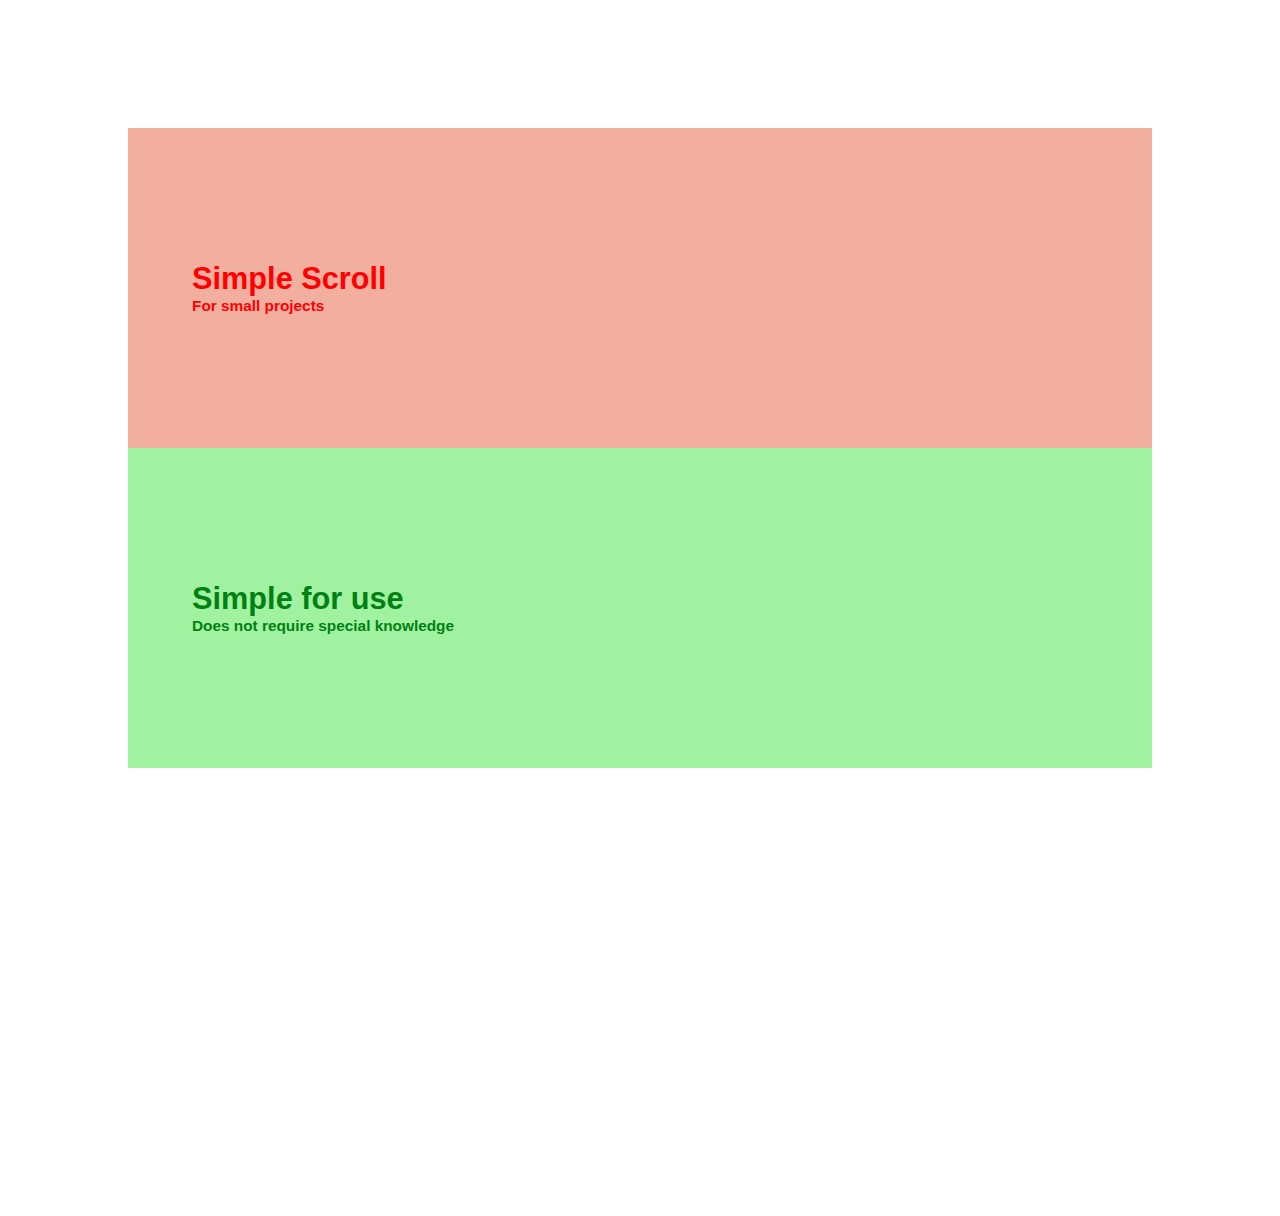
<file: SimpleScroll/index.html>
<!DOCTYPE html>
    <html lang="en">
    <head>
        <meta charset="UTF-8">
        <title>Simple API for show items on scroll</title>
        <link type="text/css" rel="stylesheet" href="scrollApi.css"/>
        <link type="text/css" rel="stylesheet" href="css/main.css"/>
    </head>
    <body>
        <script type="text/javascript" src="scrollApi.js"></script>
        <div class="container">
            <div class="item red">
                <b>Simple Scroll<p>For small projects</p></b>
            </div>
            <div class="item green">
                <b>Simple for use<p>Does not require special knowledge</p></b>
            </div>
            <div class="item blue">
                <a href="https://github.com/valf2k3/SimpleScroll">Download</a>
            </div>
        </div>
        <script type="text/javascript">
            let sa = new scrollApi({'time': 1500});
            let items = document.getElementsByClassName("item");
            for(let i = 0; i < items.length; i++){
                sa.addElement(items[i]);
            }
            sa.init();
        </script>
    </body>
    </html>
</file>
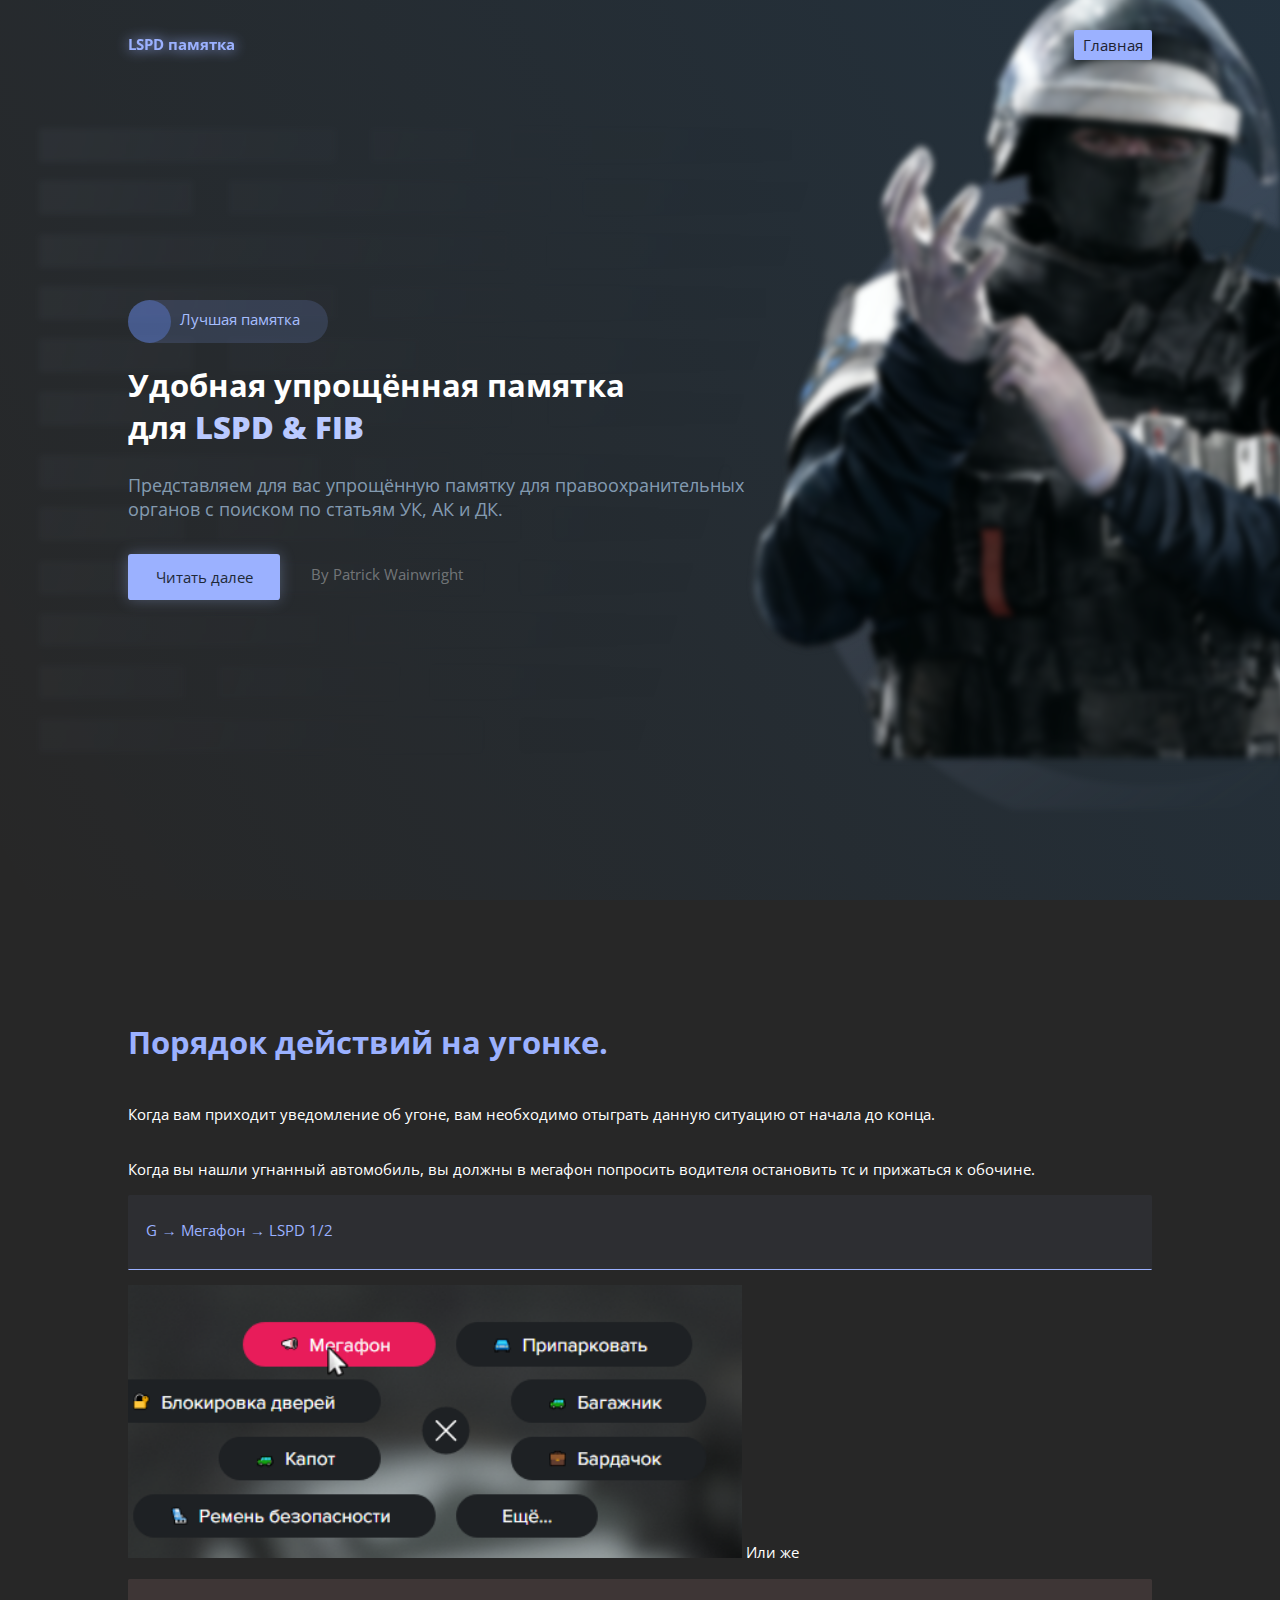
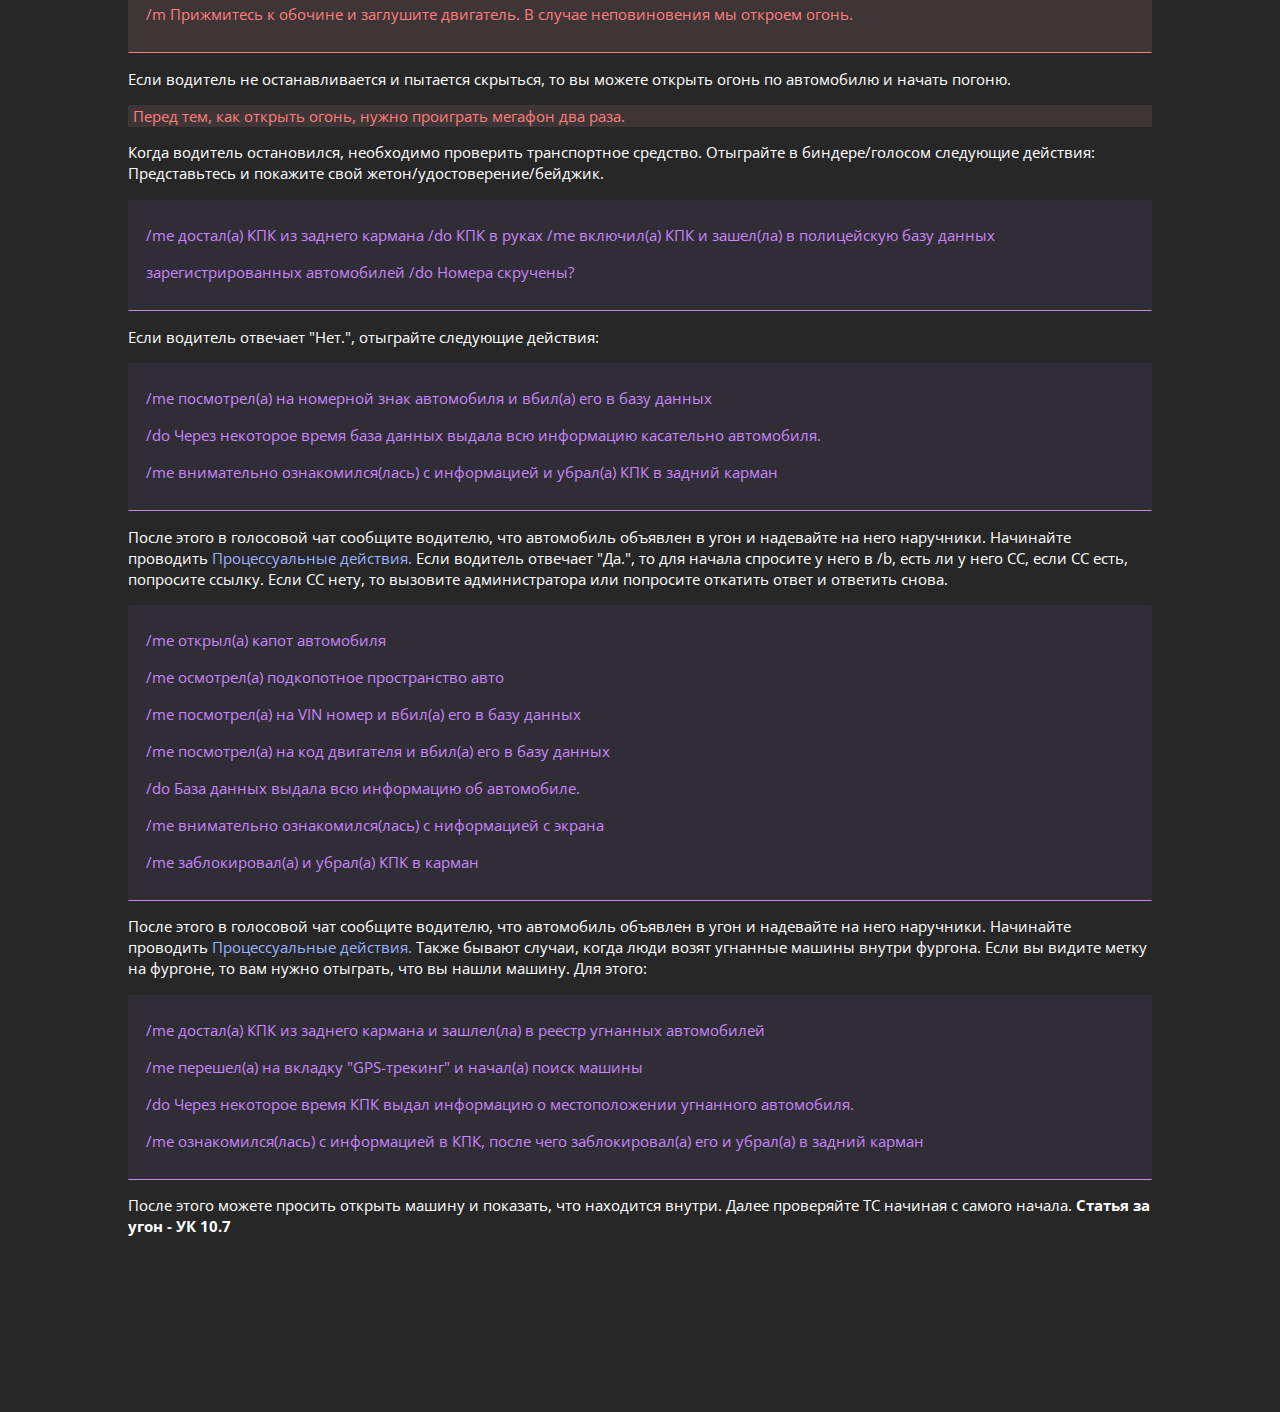
<file: lspd/ugon.html>
<!DOCTYPE html>
<html lang="en">
<head>
    <meta charset="UTF-8">
    <title>Памятка</title>
    <link rel="icon" type="image/png" href="images/logo.png"/>
    <link type="text/css" rel="stylesheet" href="css/main.css"/>
    <script src="https://ajax.googleapis.com/ajax/libs/jquery/3.6.0/jquery.min.js"></script>
    <meta name="viewport" content="width=device-width; initial-scale=1">
    <link rel="preconnect" href="https://fonts.googleapis.com">
    <link rel="preconnect" href="https://fonts.gstatic.com" crossorigin>
    <link href="https://fonts.googleapis.com/css2?family=Open+Sans:ital,wght@0,300;0,400;0,500;0,600;0,700;0,800;1,300;1,400;1,500;1,600;1,700;1,800&display=swap" rel="stylesheet">
    <link rel="stylesheet" href="https://cdnjs.cloudflare.com/ajax/libs/font-awesome/6.1.2/css/all.min.css" integrity="sha512-1sCRPdkRXhBV2PBLUdRb4tMg1w2YPf37qatUFeS7zlBy7jJI8Lf4VHwWfZZfpXtYSLy85pkm9GaYVYMfw5BC1A==" crossorigin="anonymous" referrerpolicy="no-referrer" />
    <link href="https://unpkg.com/aos@2.3.1/dist/aos.css" rel="stylesheet">
    <script src="https://unpkg.com/aos@2.3.1/dist/aos.js"></script>
</head>
<body>
    <script>
        AOS.init({
            once: true,
        });
        function o(cl) {
            el1 = $('#'+cl);
            el1.toggleClass("hidden");
            el1.toggleClass("opened");
        }
    </script>
    <nav id="nav">
        <b>LSPD памятка</b>
        <div class="items">
            <div class="item">
                <a href="index.html">Главная</a>
            </div>
        </div>
    </nav>
    <script>
        let nav = document.getElementById("nav");
        window.addEventListener('scroll', function () {
            if(window.scrollY > 0){
                nav.style.transform = 'translate(0,-10vw)';
            } else {
                nav.style.transform = 'translate(0,0)';
            }
        });
    </script>
    <header>
        <div class="align">
            <div class="line top">
                <div class="tag"><div class="icon"><i class="fa fa-gavel" aria-hidden="true"></i></div><div class="text">Лучшая памятка</div></div>
            </div>
            <h1>Удобная упрощённая памятка для <b>LSPD & FIB</b></h1>
            <p>Представляем для вас упрощённую памятку для правоохранительных органов с поиском по статьям УК, АК и ДК.</p>
            <div class="line" style="margin-top: 0.8vw"><a class="button" href="#ugon">Читать далее</a> <text id="authors">By Patrick Wainwright</text></div>
            <script>
                let authors = ['Patrick Wainwright', 'Broke Wainwright', 'Chaos Wainwright', 'Ryan Clapton', 'Kudaibergen Mamurov'];
                let i = 0;
                window.setInterval(function () {
                    document.getElementById("authors").innerHTML = "By "+authors[i];
                    if(i+1 >= authors.length){
                        i = 0;
                    } else {
                        i = i+1;
                    }
                }, 2500);
            </script>
        </div>
        <div class="image">
            <img id="parallax" src="images/header.png"/>
        </div>
        <script>
            let bg = document.getElementById("parallax");
            document.addEventListener('mousemove', function (event) {
                let x = event.clientX/window.innerWidth;
                let y = event.clientY/window.innerHeight;
                bg.style.transform = 'translate(-' + x * 50 + 'px, -' + y * 50 + 'px)';
            });
        </script>
        <div class="imagew">
            <img src="images/header-bg.svg"/>
        </div>
    </header>
    <div class="main">
            <div id="ugon" class="section">
                <h2>Порядок действий на угонке.</h2>
                <div class="ul">
                    <p>
                        Когда вам приходит уведомление об угоне, вам необходимо отыграть данную ситуацию от начала до конца.
                    </p>
                    <div class="li">
                        Когда вы нашли угнанный автомобиль, вы должны в мегафон попросить водителя остановить тс и прижаться к обочине.
                        <p class="big white">G → Мегафон → LSPD 1/2</p>
                        <img src="images/Screenshot_1.png"/>
                        Или же
                        <p class="big lightred">/m Прижмитесь к обочине и заглушите двигатель. В случае неповиновения мы откроем огонь.</p>
                        Если водитель не останавливается и пытается скрыться, то вы можете открыть огонь по автомобилю и начать погоню.
                        <p class="little red">Перед тем, как открыть огонь, нужно проиграть мегафон два раза.</p>
                        Когда водитель остановился, необходимо проверить транспортное средство.
                        Отыграйте в биндере/голосом следующие действия:

                        Представьтесь и покажите свой жетон/удостоверение/бейджик.
                        <p class="big lightpurple">
                            /me достал(а) КПК из заднего кармана
                            /do КПК в руках
                            /me включил(а) КПК и зашел(ла) в полицейскую базу данных зарегистрированных автомобилей
                            /do Номера скручены?
                        </p>
                        Если водитель отвечает "Нет.", отыграйте следующие действия:
                        <p class="big lightpurple">/me посмотрел(а) на номерной знак автомобиля и вбил(а) его в базу данных</br>
                        /do Через некоторое время база данных выдала всю информацию касательно автомобиля.</br>
                        /me внимательно ознакомился(лась) с информацией и убрал(а) КПК в задний карман</p>
                        После этого в голосовой чат сообщите водителю, что автомобиль объявлен в угон и надевайте на него наручники.
                        Начинайте проводить <a href="#proc">Процессуальные действия.</a>

                        Если водитель отвечает "Да.", то для начала спросите у него в /b, есть ли у него СС, если СС есть, попросите ссылку. Если СС нету, то вызовите администратора или попросите откатить ответ и ответить снова.
                        <p class="big lightpurple">
                            /me открыл(а) капот автомобиля </br>
                            /me осмотрел(а) подкопотное пространство авто </br>
                            /me посмотрел(а) на VIN номер и вбил(а) его в базу данных </br>
                            /me посмотрел(а) на код двигателя и вбил(а) его в базу данных </br>
                            /do База данных выдала всю информацию об автомобиле. </br>
                            /me внимательно ознакомился(лась) с ниформацией с экрана </br>
                            /me заблокировал(а) и убрал(а) КПК в карман 
                        </p>
                        После этого в голосовой чат сообщите водителю, что автомобиль объявлен в угон и надевайте на него наручники.
                        Начинайте проводить <a href="#proc">Процессуальные действия.</a>

                        Также бывают случаи, когда люди возят угнанные машины внутри фургона. Если вы видите метку на фургоне, то вам нужно отыграть, что вы нашли машину. Для этого:
                        <p class="big lightpurple">
                            /me достал(а) КПК из заднего кармана и зашлел(ла) в реестр угнанных автомобилей</br>
                            /me перешел(а) на вкладку "GPS-трекинг" и начал(а) поиск машины</br>
                            /do Через некоторое время КПК выдал информацию о местоположении угнанного автомобиля.</br>
                            /me ознакомился(лась) с информацией в КПК, после чего заблокировал(а) его и убрал(а) в задний карман</br>
                        </p>
                        После этого можете просить открыть машину и показать, что находится внутри. Далее проверяйте ТС начиная с самого начала.
                        <b>Статья за угон - УК 10.7</b>
                    </div>
                </div>
            </div>
        </div>
    </div>
</body>
</html>
</file>
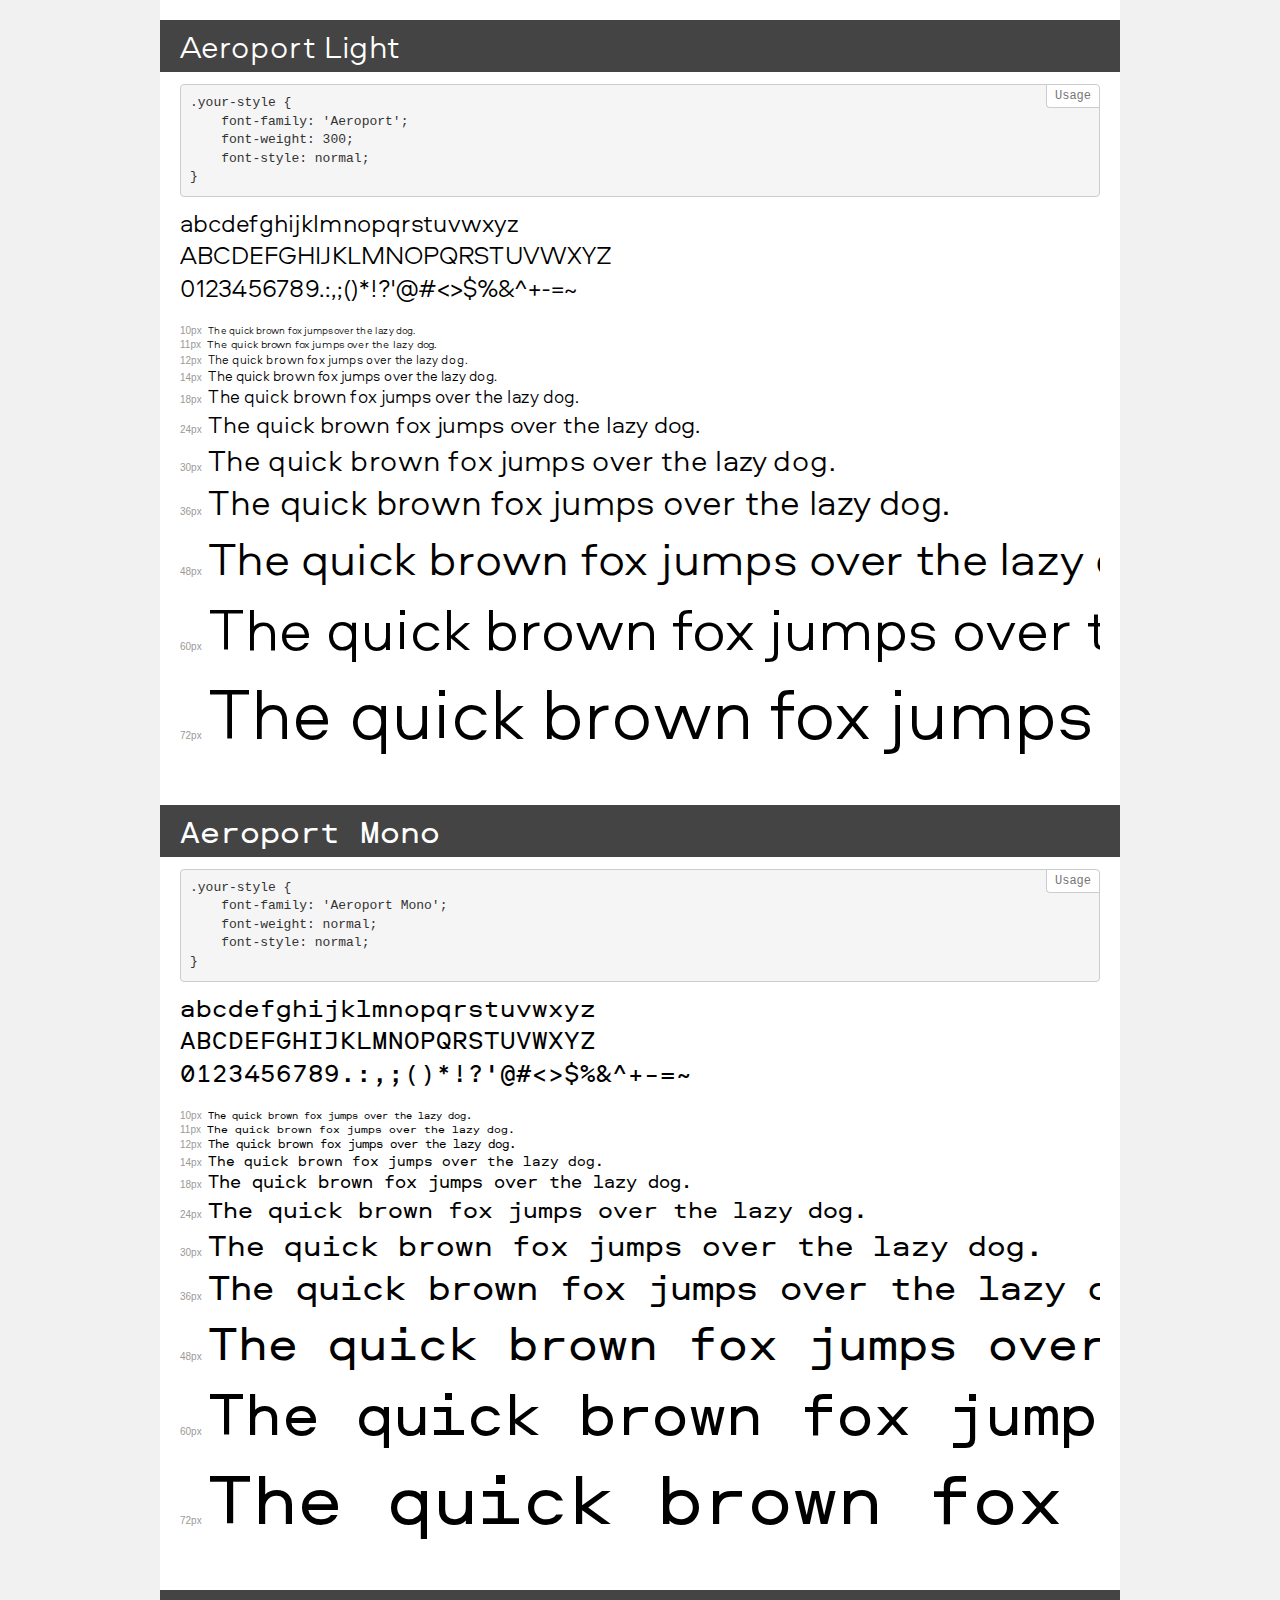
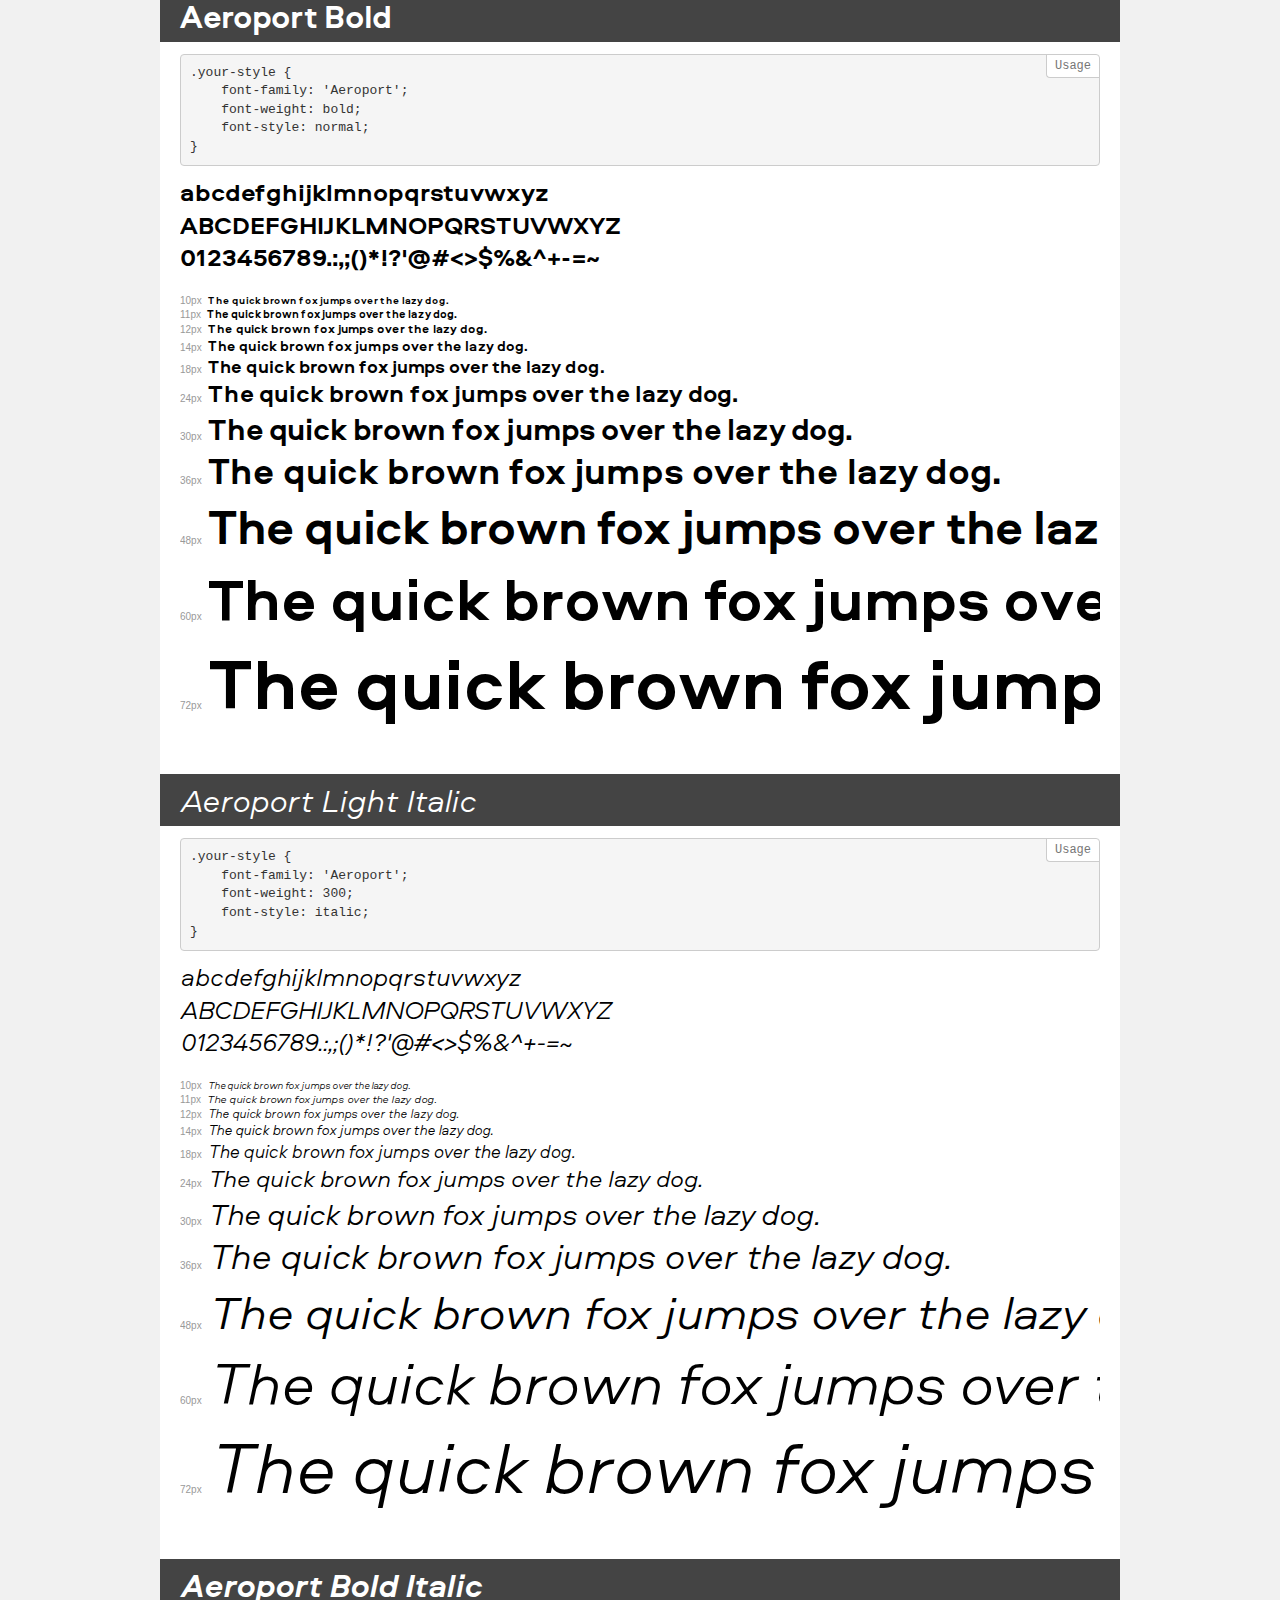
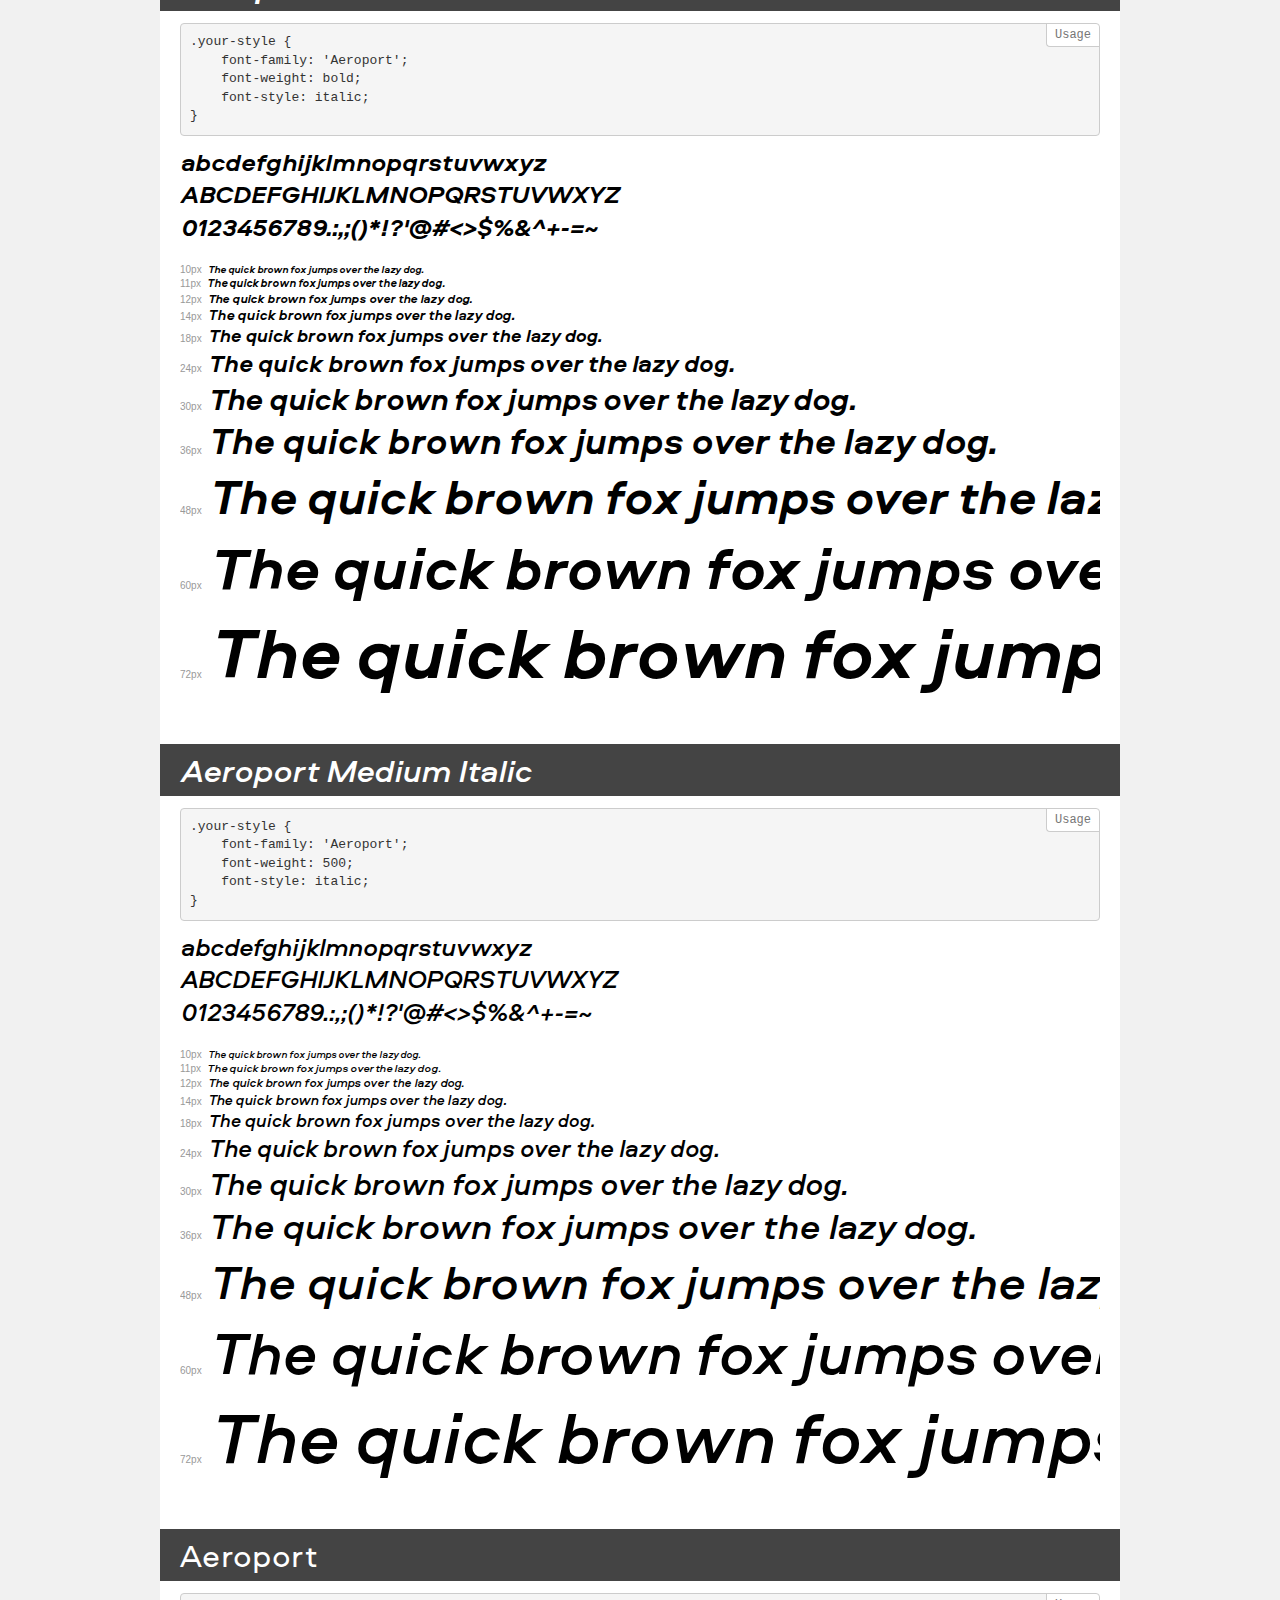
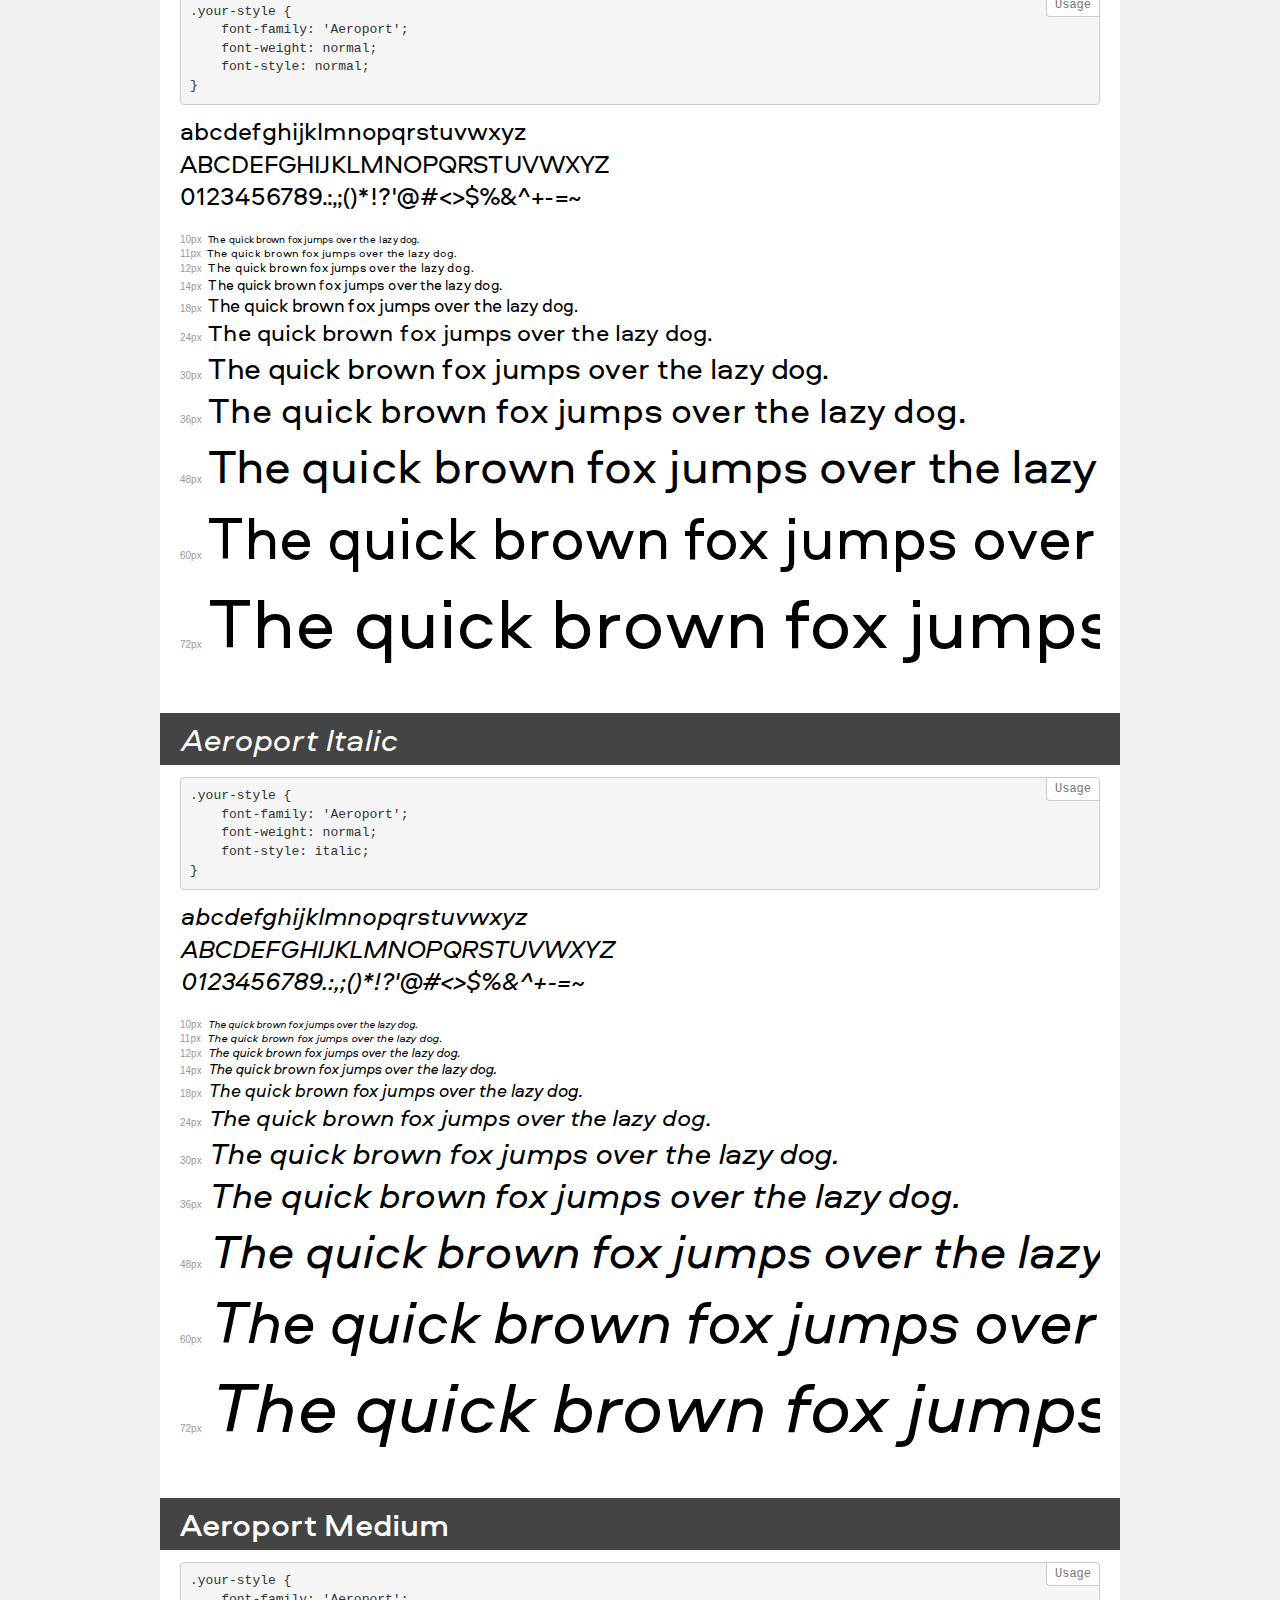
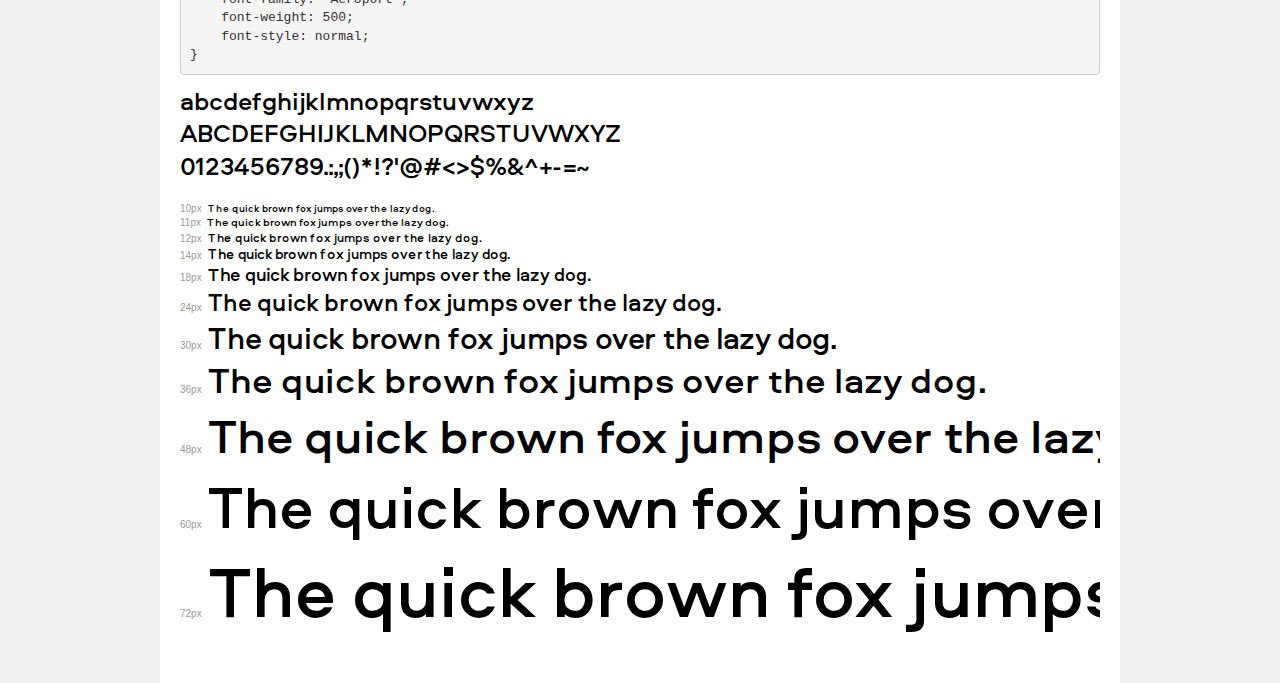
<file: EuropeTechnic/fonts/demo.html>
<!DOCTYPE html>
<html>
<head>
    <meta charset="utf-8">
    <meta http-equiv="X-UA-Compatible" content="IE=edge">
    <meta name="viewport" content="width=device-width, initial-scale=1">
    <meta name="robots" content="noindex, noarchive">
    <meta name="format-detection" content="telephone=no">
    <title>Transfonter demo</title>
    <link href="stylesheet.css" rel="stylesheet">
    <style>
        /*
        http://meyerweb.com/eric/tools/css/reset/
        v2.0 | 20110126
        License: none (public domain)
        */
        html, body, div, span, applet, object, iframe,
        h1, h2, h3, h4, h5, h6, p, blockquote, pre,
        a, abbr, acronym, address, big, cite, code,
        del, dfn, em, img, ins, kbd, q, s, samp,
        small, strike, strong, sub, sup, tt, var,
        b, u, i, center,
        dl, dt, dd, ol, ul, li,
        fieldset, form, label, legend,
        table, caption, tbody, tfoot, thead, tr, th, td,
        article, aside, canvas, details, embed,
        figure, figcaption, footer, header, hgroup,
        menu, nav, output, ruby, section, summary,
        time, mark, audio, video {
            margin: 0;
            padding: 0;
            border: 0;
            font-size: 100%;
            font: inherit;
            vertical-align: baseline;
        }
        /* HTML5 display-role reset for older browsers */
        article, aside, details, figcaption, figure,
        footer, header, hgroup, menu, nav, section {
            display: block;
        }
        body {
            line-height: 1;
        }
        ol, ul {
            list-style: none;
        }
        blockquote, q {
            quotes: none;
        }
        blockquote:before, blockquote:after,
        q:before, q:after {
            content: '';
            content: none;
        }
        table {
            border-collapse: collapse;
            border-spacing: 0;
        }
        /* common styles */
        body {
            background: #f1f1f1;
            color: #000;
        }
        .page {
            background: #fff;
            width: 920px;
            margin: 0 auto;
            padding: 20px 20px 0 20px;
            overflow: hidden;
        }
        .font-container {
            overflow-x: auto;
            overflow-y: hidden;
            margin-bottom: 40px;
            line-height: 1.3;
            white-space: nowrap;
            padding-bottom: 5px;
        }
        h1 {
            position: relative;
            background: #444;
            font-size: 32px;
            color: #fff;
            padding: 10px 20px;
            margin: 0 -20px 12px -20px;
        }
        .letters {
            font-size: 25px;
            margin-bottom: 20px;
        }
        .s10:before {
            content: '10px';
        }
        .s11:before {
            content: '11px';
        }
        .s12:before {
            content: '12px';
        }
        .s14:before {
            content: '14px';
        }
        .s18:before {
            content: '18px';
        }
        .s24:before {
            content: '24px';
        }
        .s30:before {
            content: '30px';
        }
        .s36:before {
            content: '36px';
        }
        .s48:before {
            content: '48px';
        }
        .s60:before {
            content: '60px';
        }
        .s72:before {
            content: '72px';
        }
        .s10:before, .s11:before, .s12:before, .s14:before,
        .s18:before, .s24:before, .s30:before, .s36:before,
        .s48:before, .s60:before, .s72:before {
            font-family: Arial, sans-serif;
            font-size: 10px;
            font-weight: normal;
            font-style: normal;
            color: #999;
            padding-right: 6px;
        }
        pre {
            display: block;
            position: relative;
            padding: 9px;
            margin: 0 0 10px;
            font-family: Monaco, Menlo, Consolas, "Courier New", monospace !important;
            font-size: 13px;
            line-height: 1.428571429;
            color: #333;
            font-weight: normal !important;
            font-style: normal !important;
            background-color: #f5f5f5;
            border: 1px solid #ccc;
            overflow-x: auto;
            border-radius: 4px;
        }
        pre:after {
            display: block;
            position: absolute;
            right: 0;
            top: 0;
            content: 'Usage';
            line-height: 1;
            padding: 5px 8px;
            font-size: 12px;
            color: #767676;
            background-color: #fff;
            border: 1px solid #ccc;
            border-right: none;
            border-top: none;
            border-radius: 0 4px 0 4px;
            z-index: 10;
        }
        /* responsive */
        @media (max-width: 959px) {
            .page {
                width: auto;
                margin: 0;
            }
        }
    </style>
</head>
<body>
<div class="page">
    <div class="demo" style="font-family: 'Aeroport'; font-weight: 300; font-style: normal;">
        <h1>Aeroport Light</h1>
        <pre>.your-style {
    font-family: 'Aeroport';
    font-weight: 300;
    font-style: normal;
}</pre>
        <div class="font-container">
            <p class="letters">
                abcdefghijklmnopqrstuvwxyz<br>
ABCDEFGHIJKLMNOPQRSTUVWXYZ<br>
                0123456789.:,;()*!?'@#<>$%&^+-=~
            </p>
            <p class="s10" style="font-size: 10px;">The quick brown fox jumps over the lazy dog.</p>
            <p class="s11" style="font-size: 11px;">The quick brown fox jumps over the lazy dog.</p>
            <p class="s12" style="font-size: 12px;">The quick brown fox jumps over the lazy dog.</p>
            <p class="s14" style="font-size: 14px;">The quick brown fox jumps over the lazy dog.</p>
            <p class="s18" style="font-size: 18px;">The quick brown fox jumps over the lazy dog.</p>
            <p class="s24" style="font-size: 24px;">The quick brown fox jumps over the lazy dog.</p>
            <p class="s30" style="font-size: 30px;">The quick brown fox jumps over the lazy dog.</p>
            <p class="s36" style="font-size: 36px;">The quick brown fox jumps over the lazy dog.</p>
            <p class="s48" style="font-size: 48px;">The quick brown fox jumps over the lazy dog.</p>
            <p class="s60" style="font-size: 60px;">The quick brown fox jumps over the lazy dog.</p>
            <p class="s72" style="font-size: 72px;">The quick brown fox jumps over the lazy dog.</p>
        </div>
    </div>
    <div class="demo" style="font-family: 'Aeroport Mono'; font-weight: normal; font-style: normal;">
        <h1>Aeroport Mono</h1>
        <pre>.your-style {
    font-family: 'Aeroport Mono';
    font-weight: normal;
    font-style: normal;
}</pre>
        <div class="font-container">
            <p class="letters">
                abcdefghijklmnopqrstuvwxyz<br>
ABCDEFGHIJKLMNOPQRSTUVWXYZ<br>
                0123456789.:,;()*!?'@#<>$%&^+-=~
            </p>
            <p class="s10" style="font-size: 10px;">The quick brown fox jumps over the lazy dog.</p>
            <p class="s11" style="font-size: 11px;">The quick brown fox jumps over the lazy dog.</p>
            <p class="s12" style="font-size: 12px;">The quick brown fox jumps over the lazy dog.</p>
            <p class="s14" style="font-size: 14px;">The quick brown fox jumps over the lazy dog.</p>
            <p class="s18" style="font-size: 18px;">The quick brown fox jumps over the lazy dog.</p>
            <p class="s24" style="font-size: 24px;">The quick brown fox jumps over the lazy dog.</p>
            <p class="s30" style="font-size: 30px;">The quick brown fox jumps over the lazy dog.</p>
            <p class="s36" style="font-size: 36px;">The quick brown fox jumps over the lazy dog.</p>
            <p class="s48" style="font-size: 48px;">The quick brown fox jumps over the lazy dog.</p>
            <p class="s60" style="font-size: 60px;">The quick brown fox jumps over the lazy dog.</p>
            <p class="s72" style="font-size: 72px;">The quick brown fox jumps over the lazy dog.</p>
        </div>
    </div>
    <div class="demo" style="font-family: 'Aeroport'; font-weight: bold; font-style: normal;">
        <h1>Aeroport Bold</h1>
        <pre>.your-style {
    font-family: 'Aeroport';
    font-weight: bold;
    font-style: normal;
}</pre>
        <div class="font-container">
            <p class="letters">
                abcdefghijklmnopqrstuvwxyz<br>
ABCDEFGHIJKLMNOPQRSTUVWXYZ<br>
                0123456789.:,;()*!?'@#<>$%&^+-=~
            </p>
            <p class="s10" style="font-size: 10px;">The quick brown fox jumps over the lazy dog.</p>
            <p class="s11" style="font-size: 11px;">The quick brown fox jumps over the lazy dog.</p>
            <p class="s12" style="font-size: 12px;">The quick brown fox jumps over the lazy dog.</p>
            <p class="s14" style="font-size: 14px;">The quick brown fox jumps over the lazy dog.</p>
            <p class="s18" style="font-size: 18px;">The quick brown fox jumps over the lazy dog.</p>
            <p class="s24" style="font-size: 24px;">The quick brown fox jumps over the lazy dog.</p>
            <p class="s30" style="font-size: 30px;">The quick brown fox jumps over the lazy dog.</p>
            <p class="s36" style="font-size: 36px;">The quick brown fox jumps over the lazy dog.</p>
            <p class="s48" style="font-size: 48px;">The quick brown fox jumps over the lazy dog.</p>
            <p class="s60" style="font-size: 60px;">The quick brown fox jumps over the lazy dog.</p>
            <p class="s72" style="font-size: 72px;">The quick brown fox jumps over the lazy dog.</p>
        </div>
    </div>
    <div class="demo" style="font-family: 'Aeroport'; font-weight: 300; font-style: italic;">
        <h1>Aeroport Light Italic</h1>
        <pre>.your-style {
    font-family: 'Aeroport';
    font-weight: 300;
    font-style: italic;
}</pre>
        <div class="font-container">
            <p class="letters">
                abcdefghijklmnopqrstuvwxyz<br>
ABCDEFGHIJKLMNOPQRSTUVWXYZ<br>
                0123456789.:,;()*!?'@#<>$%&^+-=~
            </p>
            <p class="s10" style="font-size: 10px;">The quick brown fox jumps over the lazy dog.</p>
            <p class="s11" style="font-size: 11px;">The quick brown fox jumps over the lazy dog.</p>
            <p class="s12" style="font-size: 12px;">The quick brown fox jumps over the lazy dog.</p>
            <p class="s14" style="font-size: 14px;">The quick brown fox jumps over the lazy dog.</p>
            <p class="s18" style="font-size: 18px;">The quick brown fox jumps over the lazy dog.</p>
            <p class="s24" style="font-size: 24px;">The quick brown fox jumps over the lazy dog.</p>
            <p class="s30" style="font-size: 30px;">The quick brown fox jumps over the lazy dog.</p>
            <p class="s36" style="font-size: 36px;">The quick brown fox jumps over the lazy dog.</p>
            <p class="s48" style="font-size: 48px;">The quick brown fox jumps over the lazy dog.</p>
            <p class="s60" style="font-size: 60px;">The quick brown fox jumps over the lazy dog.</p>
            <p class="s72" style="font-size: 72px;">The quick brown fox jumps over the lazy dog.</p>
        </div>
    </div>
    <div class="demo" style="font-family: 'Aeroport'; font-weight: bold; font-style: italic;">
        <h1>Aeroport Bold Italic</h1>
        <pre>.your-style {
    font-family: 'Aeroport';
    font-weight: bold;
    font-style: italic;
}</pre>
        <div class="font-container">
            <p class="letters">
                abcdefghijklmnopqrstuvwxyz<br>
ABCDEFGHIJKLMNOPQRSTUVWXYZ<br>
                0123456789.:,;()*!?'@#<>$%&^+-=~
            </p>
            <p class="s10" style="font-size: 10px;">The quick brown fox jumps over the lazy dog.</p>
            <p class="s11" style="font-size: 11px;">The quick brown fox jumps over the lazy dog.</p>
            <p class="s12" style="font-size: 12px;">The quick brown fox jumps over the lazy dog.</p>
            <p class="s14" style="font-size: 14px;">The quick brown fox jumps over the lazy dog.</p>
            <p class="s18" style="font-size: 18px;">The quick brown fox jumps over the lazy dog.</p>
            <p class="s24" style="font-size: 24px;">The quick brown fox jumps over the lazy dog.</p>
            <p class="s30" style="font-size: 30px;">The quick brown fox jumps over the lazy dog.</p>
            <p class="s36" style="font-size: 36px;">The quick brown fox jumps over the lazy dog.</p>
            <p class="s48" style="font-size: 48px;">The quick brown fox jumps over the lazy dog.</p>
            <p class="s60" style="font-size: 60px;">The quick brown fox jumps over the lazy dog.</p>
            <p class="s72" style="font-size: 72px;">The quick brown fox jumps over the lazy dog.</p>
        </div>
    </div>
    <div class="demo" style="font-family: 'Aeroport'; font-weight: 500; font-style: italic;">
        <h1>Aeroport Medium Italic</h1>
        <pre>.your-style {
    font-family: 'Aeroport';
    font-weight: 500;
    font-style: italic;
}</pre>
        <div class="font-container">
            <p class="letters">
                abcdefghijklmnopqrstuvwxyz<br>
ABCDEFGHIJKLMNOPQRSTUVWXYZ<br>
                0123456789.:,;()*!?'@#<>$%&^+-=~
            </p>
            <p class="s10" style="font-size: 10px;">The quick brown fox jumps over the lazy dog.</p>
            <p class="s11" style="font-size: 11px;">The quick brown fox jumps over the lazy dog.</p>
            <p class="s12" style="font-size: 12px;">The quick brown fox jumps over the lazy dog.</p>
            <p class="s14" style="font-size: 14px;">The quick brown fox jumps over the lazy dog.</p>
            <p class="s18" style="font-size: 18px;">The quick brown fox jumps over the lazy dog.</p>
            <p class="s24" style="font-size: 24px;">The quick brown fox jumps over the lazy dog.</p>
            <p class="s30" style="font-size: 30px;">The quick brown fox jumps over the lazy dog.</p>
            <p class="s36" style="font-size: 36px;">The quick brown fox jumps over the lazy dog.</p>
            <p class="s48" style="font-size: 48px;">The quick brown fox jumps over the lazy dog.</p>
            <p class="s60" style="font-size: 60px;">The quick brown fox jumps over the lazy dog.</p>
            <p class="s72" style="font-size: 72px;">The quick brown fox jumps over the lazy dog.</p>
        </div>
    </div>
    <div class="demo" style="font-family: 'Aeroport'; font-weight: normal; font-style: normal;">
        <h1>Aeroport</h1>
        <pre>.your-style {
    font-family: 'Aeroport';
    font-weight: normal;
    font-style: normal;
}</pre>
        <div class="font-container">
            <p class="letters">
                abcdefghijklmnopqrstuvwxyz<br>
ABCDEFGHIJKLMNOPQRSTUVWXYZ<br>
                0123456789.:,;()*!?'@#<>$%&^+-=~
            </p>
            <p class="s10" style="font-size: 10px;">The quick brown fox jumps over the lazy dog.</p>
            <p class="s11" style="font-size: 11px;">The quick brown fox jumps over the lazy dog.</p>
            <p class="s12" style="font-size: 12px;">The quick brown fox jumps over the lazy dog.</p>
            <p class="s14" style="font-size: 14px;">The quick brown fox jumps over the lazy dog.</p>
            <p class="s18" style="font-size: 18px;">The quick brown fox jumps over the lazy dog.</p>
            <p class="s24" style="font-size: 24px;">The quick brown fox jumps over the lazy dog.</p>
            <p class="s30" style="font-size: 30px;">The quick brown fox jumps over the lazy dog.</p>
            <p class="s36" style="font-size: 36px;">The quick brown fox jumps over the lazy dog.</p>
            <p class="s48" style="font-size: 48px;">The quick brown fox jumps over the lazy dog.</p>
            <p class="s60" style="font-size: 60px;">The quick brown fox jumps over the lazy dog.</p>
            <p class="s72" style="font-size: 72px;">The quick brown fox jumps over the lazy dog.</p>
        </div>
    </div>
    <div class="demo" style="font-family: 'Aeroport'; font-weight: normal; font-style: italic;">
        <h1>Aeroport Italic</h1>
        <pre>.your-style {
    font-family: 'Aeroport';
    font-weight: normal;
    font-style: italic;
}</pre>
        <div class="font-container">
            <p class="letters">
                abcdefghijklmnopqrstuvwxyz<br>
ABCDEFGHIJKLMNOPQRSTUVWXYZ<br>
                0123456789.:,;()*!?'@#<>$%&^+-=~
            </p>
            <p class="s10" style="font-size: 10px;">The quick brown fox jumps over the lazy dog.</p>
            <p class="s11" style="font-size: 11px;">The quick brown fox jumps over the lazy dog.</p>
            <p class="s12" style="font-size: 12px;">The quick brown fox jumps over the lazy dog.</p>
            <p class="s14" style="font-size: 14px;">The quick brown fox jumps over the lazy dog.</p>
            <p class="s18" style="font-size: 18px;">The quick brown fox jumps over the lazy dog.</p>
            <p class="s24" style="font-size: 24px;">The quick brown fox jumps over the lazy dog.</p>
            <p class="s30" style="font-size: 30px;">The quick brown fox jumps over the lazy dog.</p>
            <p class="s36" style="font-size: 36px;">The quick brown fox jumps over the lazy dog.</p>
            <p class="s48" style="font-size: 48px;">The quick brown fox jumps over the lazy dog.</p>
            <p class="s60" style="font-size: 60px;">The quick brown fox jumps over the lazy dog.</p>
            <p class="s72" style="font-size: 72px;">The quick brown fox jumps over the lazy dog.</p>
        </div>
    </div>
    <div class="demo" style="font-family: 'Aeroport'; font-weight: 500; font-style: normal;">
        <h1>Aeroport Medium</h1>
        <pre>.your-style {
    font-family: 'Aeroport';
    font-weight: 500;
    font-style: normal;
}</pre>
        <div class="font-container">
            <p class="letters">
                abcdefghijklmnopqrstuvwxyz<br>
ABCDEFGHIJKLMNOPQRSTUVWXYZ<br>
                0123456789.:,;()*!?'@#<>$%&^+-=~
            </p>
            <p class="s10" style="font-size: 10px;">The quick brown fox jumps over the lazy dog.</p>
            <p class="s11" style="font-size: 11px;">The quick brown fox jumps over the lazy dog.</p>
            <p class="s12" style="font-size: 12px;">The quick brown fox jumps over the lazy dog.</p>
            <p class="s14" style="font-size: 14px;">The quick brown fox jumps over the lazy dog.</p>
            <p class="s18" style="font-size: 18px;">The quick brown fox jumps over the lazy dog.</p>
            <p class="s24" style="font-size: 24px;">The quick brown fox jumps over the lazy dog.</p>
            <p class="s30" style="font-size: 30px;">The quick brown fox jumps over the lazy dog.</p>
            <p class="s36" style="font-size: 36px;">The quick brown fox jumps over the lazy dog.</p>
            <p class="s48" style="font-size: 48px;">The quick brown fox jumps over the lazy dog.</p>
            <p class="s60" style="font-size: 60px;">The quick brown fox jumps over the lazy dog.</p>
            <p class="s72" style="font-size: 72px;">The quick brown fox jumps over the lazy dog.</p>
        </div>
    </div>
</div>
</body>
</html>
</file>
<file: css/main.css>
html{
    scroll-behavior: smooth;
}
body{
    margin: 0;
    font-family: 'Montserrat', sans-serif;
    overflow-x: hidden;
}
p, text, span, a, button, .btn{
    font-size: 20px;
}
.base{
    display: flex;
    flex-direction: column;
}
div.content{
    width: 100%;
    min-width: 600px;
    display: flex;
    height: auto;
}
div.content.p .container{
    padding-top: 36px;
    padding-bottom: 36px;
}
div.content .container{
    min-width: 1000px;
    margin: auto;
    height: 100%;
    display: flex;
    flex-direction: column;
}

header .container{
    width: 1000px;
    margin: auto;
    height: 80px;
    display: flex;
}
header{
    width: 100%;
    min-width: 1000px;
    display: flex;
    height: 80px;
    position: fixed;
    z-index: 900;
    margin-top: 0;
    transition: 0.2s margin-top;
}
header.hide{
    margin-top: -80px;
}
header .container .col{
    display: flex;
    width: 100%;
    height: 80px;
}
header .container .col.logo{
    margin: auto auto auto 0;
    display: flex;
    flex-direction: row;
}
header .container .col.logo span{
    margin: auto auto auto 0;
    font-weight: 600;
}
header .container .col.logo span b{
    opacity: 0.45;
    font-weight: 800;
}
header .container .col.buttons{
    margin: auto 0 auto auto;
    display: flex;
    flex-direction: row;
}
header .container .col.buttons a{
    margin: auto 0 auto auto;
    color: black;
    text-decoration: none;
}

@media screen and (max-width: 480px) {
    div.content{
        max-width: 100%;
        min-width: 100%;
    }
    div.content .container{
        min-width: 80%;
        max-width: 80%;
    }
    header{
        width: 100%;
        max-width: 100%;
        min-width: 100%;
    }
    header .container{
        min-width: 80%;
        height: 80px;
        display: flex;
    }
    header .container .col.buttons{
        display: none;
    }
    header .container .col.logo{
        margin: auto;
        width: 80%;
    }
    header .container .col.logo span{
        margin: auto;
    }
}
@media screen and (max-width: 1240px) {
    div.content{
        max-width: 100%;
        min-width: 100%;
    }
    div.content .container{
        min-width: 90%;
        max-width: 90%;
    }
    header{
        width: 100%;
        min-width: 100%;
        max-width: 100%;
        display: flex;
        height: 80px;
        position: fixed;
    }
    header .container{
        margin: auto;
        min-width: 90%;
        max-width: 90%;
    }
}
</file>
<file: css/contents.css>
a.btn{
    text-decoration: none;
    background: black;
    color: white;
    padding: 0.6em 1em;
    margin: 0;
    display: block;
    width: max-content;
    text-align: center;
    font-size: 18px;
    transition: background-color 0.5s;
}

a.btn:hover{
    background: #262626;
}

.content#main{
    width: 100%;
    height: 80vh;
    max-height: 780px;
    display: flex;
    background: #F7F7F7;
    overflow: hidden;
}
.content#main .container{
    max-width: 1000px;
    height: 100%;
    display: flex;
    flex-direction: row;
}
.content#main .container .col{
    width: 100%;
    height: 100%;
    display: flex;
}
.content#main .container .col.text{
    min-width: 65%;
}
.content#main .container .col .vertical{
    margin: auto;
    width: 100%;
}

.content#main .container .col .vertical .btn{
    margin-top: 36px;
    display: block;
}
.content#main .container .col .vertical h1{
    font-size: 36px;
    margin-bottom: 0;
}
.content#main .container .col .vertical p{
    margin-bottom: 0;
    color: #3C3C3C;
}
.content#main .container .col.image{
    overflow: hidden;
    min-width: 35%;
}
.content#main .container .col.image img{
    width: 100%;
    max-width: 100%;
}
.content#portfolio{
    width: 100%;
    max-width: 100%;
    display: flex;
}
.content#portfolio h2{
    width: 100%;
    font-size: 32px;
}
.content#portfolio .cases{
    max-width: 1000px;
    display: flex;
    flex-direction: row;
    flex-wrap: wrap;
}
.content#portfolio .cases .case{
    max-width: 30%;
    min-width: 320px;
    min-height: 320px;
    margin-bottom: 24px;
    position: relative;
    display: flex;
}
.content#portfolio .cases .case img{
    position: absolute;
    left: 0;
    top: 0;
    width: 100%;
    height: 100%;
    object-fit: cover;
}
.content#portfolio .cases .case .info{
    position: absolute;
    left: 0;
    top: 0;
    width: 80%;
    padding: 10%;
    background: rgba(0, 0, 0, 0.06);
    backdrop-filter: blur(3px);
    height: 80%;
    display: flex;
    flex-direction: column;
    opacity: 0;
    pointer-events: none;
    transition: 0.4s;
    overflow: hidden;
}
.content#portfolio .cases .case .info h3{
    display: block;
    width: 100%;
    font-size: 20px;
    position: relative;
    margin: -100px auto auto;
    transition: 0.6s margin-top;
}
.content#portfolio .cases .case .info .btn{
    margin: auto auto -100px 0;
    transition: 0.6s margin-bottom;
}
.content#portfolio .cases .case:hover .info{
    opacity: 1.0;
    pointer-events: all;
}
.content#portfolio .cases .case:hover .info h3{
    margin: 0 auto auto;
}
.content#portfolio .cases .case:hover .info .btn{
    margin: auto auto 0 0;
}
.content#portfolio .cases .case:nth-child(3n+1){
    margin: auto auto 24px 0;
}
.content#portfolio .cases .case:nth-child(3n+2){
    margin: auto auto 24px;
}
.content#portfolio .cases .case:nth-child(3n+3){
    margin: auto 0 24px auto;
}
.content#contact h2{
    font-size: 32px;
}
.content#contact .buttons{
    max-width: 1000px;
    display: block;
}
.content#contact .buttons .btn{
    display: inline-block;
    margin-bottom: 12px;
}
.content#contact .buttons .btn + .btn{
    margin-left: 12px;
}
@media screen and (max-width: 1240px) {
    .content#contact .buttons{
        display: flex;
        flex-wrap: wrap;
    }
    .content#contact .buttons .btn{
        margin: auto auto 12px;
    }
    .content#main{
        display: flex;
        max-height: 912px;
    }
    .content#main .container{
        width: auto;
        max-width: 100%;
        margin: auto;
    }
    .content#main .container .col.text{
        width: auto;
        min-width: 90%;
        max-width: 90%;
        padding: 0;
        margin: auto;
    }
    .content#main .container .col.image{
        display: none;
    }
    .content#main .container .col.text h1{
        font-size: 36px;
        text-align: center;
    }
    .content#main .container .col.text p{
        font-size: 20px;
        text-align: center;
    }
    .content#main .container .col.text .btn{
        margin: 24px auto auto;
    }
    .content#portfolio h2{
        width: 100%;
        text-align: center;
    }
    .content#contact h2{
        width: 100%;
        text-align: center;
    }
    .content#portfolio .cases .case:nth-child(n){
        margin: auto;
        margin-bottom: 12px;
    }


}
</file>
<file: EuropeTechnic/fonts/stylesheet.css>
@font-face {
    font-family: 'Aeroport';
    src: url('Aeroport-Light.eot');
    src: local('Aeroport Light'), local('Aeroport-Light'),
        url('Aeroport-Light.eot?#iefix') format('embedded-opentype'),
        url('Aeroport-Light.woff2') format('woff2'),
        url('Aeroport-Light.woff') format('woff'),
        url('Aeroport-Light.ttf') format('truetype');
    font-weight: 300;
    font-style: normal;
}

@font-face {
    font-family: 'Aeroport Mono';
    src: url('AeroportMono.eot');
    src: local('Aeroport Mono'), local('AeroportMono'),
        url('AeroportMono.eot?#iefix') format('embedded-opentype'),
        url('AeroportMono.woff2') format('woff2'),
        url('AeroportMono.woff') format('woff'),
        url('AeroportMono.ttf') format('truetype');
    font-weight: normal;
    font-style: normal;
}

@font-face {
    font-family: 'Aeroport';
    src: url('Aeroport-Bold.eot');
    src: local('Aeroport Bold'), local('Aeroport-Bold'),
        url('Aeroport-Bold.eot?#iefix') format('embedded-opentype'),
        url('Aeroport-Bold.woff2') format('woff2'),
        url('Aeroport-Bold.woff') format('woff'),
        url('Aeroport-Bold.ttf') format('truetype');
    font-weight: bold;
    font-style: normal;
}

@font-face {
    font-family: 'Aeroport';
    src: url('Aeroport-LightItalic.eot');
    src: local('Aeroport Light Italic'), local('Aeroport-LightItalic'),
        url('Aeroport-LightItalic.eot?#iefix') format('embedded-opentype'),
        url('Aeroport-LightItalic.woff2') format('woff2'),
        url('Aeroport-LightItalic.woff') format('woff'),
        url('Aeroport-LightItalic.ttf') format('truetype');
    font-weight: 300;
    font-style: italic;
}

@font-face {
    font-family: 'Aeroport';
    src: url('Aeroport-BoldItalic.eot');
    src: local('Aeroport Bold Italic'), local('Aeroport-BoldItalic'),
        url('Aeroport-BoldItalic.eot?#iefix') format('embedded-opentype'),
        url('Aeroport-BoldItalic.woff2') format('woff2'),
        url('Aeroport-BoldItalic.woff') format('woff'),
        url('Aeroport-BoldItalic.ttf') format('truetype');
    font-weight: bold;
    font-style: italic;
}

@font-face {
    font-family: 'Aeroport';
    src: url('Aeroport-MediumItalic.eot');
    src: local('Aeroport Medium Italic'), local('Aeroport-MediumItalic'),
        url('Aeroport-MediumItalic.eot?#iefix') format('embedded-opentype'),
        url('Aeroport-MediumItalic.woff2') format('woff2'),
        url('Aeroport-MediumItalic.woff') format('woff'),
        url('Aeroport-MediumItalic.ttf') format('truetype');
    font-weight: 500;
    font-style: italic;
}

@font-face {
    font-family: 'Aeroport';
    src: url('Aeroport.eot');
    src: local('Aeroport'),
        url('Aeroport.eot?#iefix') format('embedded-opentype'),
        url('Aeroport.woff2') format('woff2'),
        url('Aeroport.woff') format('woff'),
        url('Aeroport.ttf') format('truetype');
    font-weight: normal;
    font-style: normal;
}

@font-face {
    font-family: 'Aeroport';
    src: url('Aeroport-Italic.eot');
    src: local('Aeroport Italic'), local('Aeroport-Italic'),
        url('Aeroport-Italic.eot?#iefix') format('embedded-opentype'),
        url('Aeroport-Italic.woff2') format('woff2'),
        url('Aeroport-Italic.woff') format('woff'),
        url('Aeroport-Italic.ttf') format('truetype');
    font-weight: normal;
    font-style: italic;
}

@font-face {
    font-family: 'Aeroport';
    src: url('Aeroport-Medium.eot');
    src: local('Aeroport Medium'), local('Aeroport-Medium'),
        url('Aeroport-Medium.eot?#iefix') format('embedded-opentype'),
        url('Aeroport-Medium.woff2') format('woff2'),
        url('Aeroport-Medium.woff') format('woff'),
        url('Aeroport-Medium.ttf') format('truetype');
    font-weight: 500;
    font-style: normal;
}
</file>
<file: EuropeTechnic/css/main.css>
html{
    scroll-behavior: smooth;
    width: 100vw;
    height: 100vh;
}
body{
    font-family: 'Aeroport';
    margin: 0;
    font-size: 1.2vw;
    overflow-x: hidden;
    width: 100vw;
    height: 100vh;
}
.list{
    width: 100%;
    display: flex;
    flex-direction: row;
    flex-wrap: wrap;
}
.list .element{
    width: 50%;
    font-size: 1.2vw;
    margin-top: 1.2vw;
}
.list .element i{
    margin-right: 1.2vw;
    color: #3f90ff;
}
.button{
    text-decoration: none;
    color: white;
    background: linear-gradient(90deg, #3f90ff, #3fbcff);
    padding: 0.8em 1.4em;
    border-radius: 0.2em;
    width: max-content;
    transition: 0.2s;
    border: none;
    font-family: 'Aeroport';
}
.button:hover{
    transform: translateY(-0.2em);
}
.swiper{
    width: 100%;
    height: auto;
    min-height: 15vw;
}
header{
    display: flex;
    width: 80vw;
    padding: 5vh 10vw;
    height: 80vh;
    background: linear-gradient(RGBA(0,0,0,0.7),RGBA(0,0,0,0.8)), url("../img/header-background.jpg");
    background-attachment: fixed;
    background-size: cover;
    color: white;
}
header .container{
    margin: auto;
    display: flex;
    flex-direction: column;
}
header .button{
    margin: auto;
}
h1{
    font-size: 3.6vw;
    width: 70%;
    margin: auto;
    text-align: center;
}
h1 span{
    color: #8fd7ff;
    padding-bottom: 0;
    margin-bottom: 0;
    line-height: 0;
    background: linear-gradient(90deg, #3fbcff, #623fff);
    -webkit-background-clip: text;
    -webkit-text-fill-color: transparent;
}
header p{
    width: 100%;
    text-align: center;
    opacity: 0.8;
    width: 100%;
}
.description{
    display: flex;
    flex-direction: column;
    width: 80vw;
    padding: 10vh 10vw;
    min-height: 80vh;
    height: auto;
    background: white;
    background-attachment: fixed;
    color: #232323;
}
.description{
    font-size: 1.8vw;
    overflow: hidden;
}
.description .align{
    margin: auto;
    width: 100%;
}
.description .desc-swiper .swiper-slide{
    display: flex;
    flex-direction: row;
    margin-top: 3.6vw;
    overflow: hidden;
}
.description .desc-swiper .swiper-slide img{
    width: 7vw;
    margin: auto;
    pointer-events: none;
}
#whyus{
    display: flex;
    flex-direction: column;
    width: 80vw;
    padding: 10vh 15vw;
    height: 30vw;
    background: #fdfeff;
    background-attachment: fixed;
    color: #232323;
}
#whyus .container{
    margin: auto;
}
#whyus h2{
    font-size: 2.4vw;
    margin-bottom: 1.2vw;
}
#whyus p{
    width: 70%;
    text-align: left;
    opacity: 0.8;
    font-size: 1.2vw;
}
#order{
    display: flex;
    flex-direction: column;
    width: 80vw;
    padding: 10vh 10vw;
    min-height: 80vh;
    height: auto;
    background: linear-gradient(rgba(63, 188, 255, 0.7), #3f90ff), url("../img/orderbg.jpeg");
    backdrop-filter: blur(2.4vw);
    background-size: cover;
    background-attachment: fixed;
    color: #232323;
}
#order h2{
    font-size: 2.4vw;
    margin-bottom: 1.2vw;
    color: white;
}
#order p{
    width: 70%;
    text-align: left;
    opacity: 0.8;
    font-size: 1.2vw;
    color: white;
}
#order .rows{
    display: flex;
    width: 100%;
    margin: auto;
    flex-direction: row;
}
#order .rows .row{
    width: 100%;
    margin: auto;
}
#order .container{
    width: 100%;
    background: rgb(255, 255, 255);
    min-height: 20vw;
    border-radius: 0.8vw;
    height: available;
    box-shadow: 0 0 2.4vw 0.05vw RGBA(0,0,0,0.1);
    box-sizing: border-box;
    padding: 2vw 5vw;
}
#order .container h3{
    font-size: 1.6vw;
}
#order .container p{
    color: #444444;
    width: 100%;
}
#order .container input[type=text]{
    border: none;
    border-bottom: 0.2vw #3fbcff solid;
    height: 2.4vw;
    width: 40%;
    outline: none;
    transition: 0.4s;
}
#order .container input[type=text]:focus{
    border: none;
    border-bottom: 0.2vw #a9e1ff solid;
    height: 2.4vw;
    width: 40%;
}
footer{
    display: flex;
    flex-direction: column;
    width: 80vw;
    padding: 6vh 10vw;
    height: min-content;
}
footer .rows{
    width: 100%;
    height: auto;
    display: flex;
}
footer .rows .row{
    width: auto;
    margin: auto;
}
footer .rows .row b{
    color: #3f90ff;
}
footer .rows .row .links{
    width: 100%;
    margin: auto;
    display: flex;
    flex-direction: row;
    flex-wrap: wrap;

}
footer .rows .row .links a{
    margin: auto;
    font-size: 1.6vw;
    background: linear-gradient(90deg, #3f6cff,#3f90ff);
    -webkit-background-clip: text;
    -webkit-text-fill-color: transparent;
}
footer .rows .row.centeredtext{
    width: auto;
    margin: auto;
    text-align: center;
}
@media only screen and (max-width: 1024px) {
    header{
        height: 100vh;
        overflow: hidden;
        width: 100vw;
        box-sizing: border-box;
        padding: 15vw 5vw;
    }
    header h1{
        display: block;
        font-size: 7.4vw;
        padding: 0;
        width: 100%;
    }
    header p{
        font-size: 4.2vw;
    }
    header .button{
        font-size: 4.2vw;
    }
    .description{
        width: 100vw;
        box-sizing: border-box;
        padding: 15vw 5vw;
        height: auto;
        overflow: hidden;
    }
    .description h2{
        font-size: 7.4vw;
        display: block;
        width: 100%;
        text-align: center;
    }
    .list .element{
        font-size: 4.2vw;
        width: 100%;
        margin-top: 3vw;
        text-align: center;
    }
    .description .desc-swiper{
        margin-top: 15vw;
    }
    .description .desc-swiper .swiper-slide img{
        width: 10vw;
    }
    #whyus{
        height: auto;
        overflow: hidden;
        width: 100vw;
        box-sizing: border-box;
        padding: 15vh 5vw;
    }
    #whyus h2{
        display: block;
        font-size: 7.4vw;
        width: 100%;
        text-align: center;
    }
    #whyus p{
        display: block;
        font-size: 4.2vw;
        width: 100%;
        text-align: center;
    }
    #whyus p i{
        margin-right: 5vw;
    }
    #order .rows{
        flex-direction: column;
    }
    #order h2{
        font-size: 7.4vw;
    }
    #order p{
        font-size: 4.2vw;
        display: block;
        width: 100%;
    }
    #order .container h3{
        font-size: 4.2vw;
    }
    #order .container input[type=text]{
        font-size: 4.2vw;
        min-height: 7vw;
        min-width: 100%;
        border-bottom: #3f90ff 0.6vw solid;
    }
    .button{
        font-size: 4.2vw;
    }
    footer{
        overflow: hidden;
        font-size: 4.2vw;
    }
    footer .rows .row .links a{
        font-size: 7vw;
    }
}
</file>
<file: lspd/css/main.css>
body{
    overflow-x: hidden;
    margin: 0;
    background-color: rgb(39, 39, 39);
    background-size: 3%;
    background-repeat: repeat;
    color: white;
    font-family: Calibri;
    font-family: 'Open Sans', sans-serif;
    font-size: 1.2vw;
    scroll-behavior: smooth;
}
.hidden{
    height: 0px;
    overflow: hidden;
}
button {
    -webkit-appearance: button;
    cursor: pointer;
    font: inherit;
    overflow: visible;
    text-transform: none;
    padding:0;
}
nav{
    width: 80%;
    padding: 2vw 10% 0 10%;
    height: 3vw;
    display: flex;
    position: fixed;
    pointer-events: none;
    z-index: 900;
    transition: 0.8s;
}
nav b{
    margin: auto;
    margin-left: 0;
    padding: 0;
    color: #9bb1ff;
    filter: drop-shadow(0 0 0.4em #9bb1ff);
}
nav .items{
    width: auto;
    margin: auto;
    margin-right: 0;
    pointer-events: all;
}
nav .items .item a{
    pointer-events: all;
    padding: 0.3em 0.6em;
    background: #9bb1ff;
    color: #1d2231;
    border-radius: 0.15em;
}
header{
    z-index: 5;
    height: 100vh;
    width: 80%;
    padding: 0vw 10%;
    display: flex;
    background: rgb(12, 29, 49);
    background: linear-gradient(60deg, rgba(0,99,255,0) 0%, rgba(8,122,219,0.125) 100%);
    background-position: center right;
}
header .image{
    position: absolute;
    left: 0;
    top: 0;
    right: 0;
    bottom: 0;
    width: 100%;
    height: 100%;
    display: flex;
    overflow: hidden;
}
header .image img{
    margin: auto;
    margin-right: -25vw;
    margin-top: -5vw;
    width: 75vw;
    z-index: 2;
    opacity: 1;
    filter: blur(0.2em);
    transition: all 0.2s ease;
}
header .imagew{
    position: absolute;
    left: 0;
    top: 0;
    right: 0;
    bottom: 0;
    width: 100%;
    height: 100%;
    display: flex;
    overflow: hidden;
}
header .imagew img{
    margin: auto;
    width: 100vw;
    z-index: 1;
    opacity: 0.8;
    filter: blur(0.2em);
}
header .align{
    width: 100%;
    padding-right: 10%;
    margin: auto;
    z-index: 2;
    display: flex;
    flex-direction: column;
    flex-wrap: wrap;
}
header h1{
    font-size: 2.4vw;
    width: 60%;
}
header h1 b{
    color: #b9c9ff;
}
header p{
    margin-top: 0.4vw;
    font-size: 1.4vw;
    width: 70%;
    color: rgba(181, 213, 243, 0.67);
}
header a.button{
    font-size: 1.2vw;
    background: #9bb1ff;
    color: #1e2a38;
    padding: 0.8em 1.8em;
    font-family: 'Open Sans', sans-serif;
    border-radius: 0.2em;
    margin-top: 0.4vw;
    display: block;
    width: max-content;
    text-align: center;
    box-shadow: 0 0 1em rgba(167, 189, 255, 0.31);
    transition: 0.5s;
}
header a.button:hover{
    box-shadow: 0 0 3em rgba(167, 189, 255, 0.31);
}
header div.tag{
    width: max-content;
    display: flex;
    background: rgba(139, 165, 253, 0.16);
    border-radius: 30em;
    padding-right: 1.2em;
}
header .tag.green{
    background: rgba(182, 246, 87, 0.45);
}
header .tag.green .icon{
    background: rgba(142, 250, 17, 0.44);
}
header .tag.green .icon i{
    color: #336f06;
}
header .tag.green .text{
    color: #256c04;
}
header .tag .icon{
    display: flex;
    padding: 0.6em;
    width: 1.6em;
    height: 1.6em;
    background: rgba(102, 142, 255, 0.35);
    border-radius: 30em;
}
header .tag .icon i{
    margin: auto;
    color: #a3b9ff;
}
header .tag .text{
    padding: 0.6em;
    color: #a7beff;
}
header .line{
    width: 100%;
    display: flex;
    flex-flow: row;
    align-items: flex-start;
    justify-content: space-between;
    margin: auto;
}
header .line text{
    margin: auto;
    margin-left: 2.4vw;
    color: rgba(255, 255, 255, 0.36);
}
header .line.bottom{
    margin-top: 24vh;
}
header .line.top{
    margin: auto;
    margin-top: 0;
}
a,input,form,button{
    font-family: 'Open Sans', sans-serif;
    text-decoration: none;
    color: #272727;
}
a{
    color: #9bb1ff;
}
ul{
    width: 100%;
    margin: 0;
    margin-left: 0;
    display: flex;
}
button.little{
    background: none;
    border: none;
    padding: 0.5em 0.9em;
    border-radius: 0.2em;
    background: #9bb1ff;
    color: #2a3047;
}
#codes{
    transition: 1.5s;
}
.table{
    width: 100%;
    display: flex;
    flex-direction: column;
}
.table .line{
    display: flex;
    flex-direction: row;
    flex-wrap: nowrap;
}
.table .line.head .row{
    background: linear-gradient(30deg, rgba(0,99,255,0) 0%, rgba(159, 204, 255, 0.05) 100%);
    color: #9bb1ff;
}
.table .line .row{
    display: flex;
    box-sizing: border-box;
    flex-direction: row;
    height: 100%;
    max-height: 5vw;
    margin: 0.2vw;
    padding: 0.3em 0.8em;
}
.table .line .row.w30{
    width: 30%;
}
.table .line .row.w70{
    width: 70%;
}
.ul{
    display: flex;
    flex-direction: row;
    flex-wrap: wrap;
}
.ul .li{
    background: rgb(12, 29, 49);
    background: linear-gradient(-60deg, rgba(0,99,255,0) 0%, rgba(159, 204, 255, 0.05) 100%);
    border-radius: 0.2vw;
    display: flex;
    flex-direction: row;
    width: 100%;
    height: 15vw;
    margin: auto;
    margin-top: 1.4vw;
    margin-left: 0;
    align-content: space-between;
}
.ul .li .text{
    margin: auto;
    margin-left: 1.4vw;
    width: 80%;
    font-size: 1.4vw;
    color: #cdd9ff;
    font-weight: 400;
    padding-left: 1.8vw;
    z-index: 4;
}
.ul .li p{
    border-radius: 0.1em;
    margin: auto;
}
.ul .li .icon{
    display: flex;
    opacity: 0.1;
    font-size: 14vw;
    color: #cdd9ff;
    overflow: hidden;
    text-align: right;
    font-weight: 700;
    padding-left: 1.6vw;
}
.ul .li .icon b{
    margin: auto;
}
.ul .li .icon img{
    height:9em;
    width: auto;
    fill: white;
    border-radius: 0.3em;
    left: 1.2em;
    margin: auto;
    margin-left: 0;
    flex-wrap: wrap;
    flex-flow: wrap;
    z-index: 2;
}
.ul .li img{
    width: 60%;
}
.ul .li p.big{
    color: #9bb1ff;
    box-sizing: border-box;
    padding: 1.2em;
    line-height: 2.4em;
    margin-top: 1.2vw;
    margin-bottom: 1.2vw;
}
.ul .li p.little{
    box-sizing: border-box;
    padding: 0.025em 0.3em;
    width: auto;
    margin-top: 1.2vw;
    margin-bottom: 1.2vw;
}
.ul .li p.lightblue{
    background: #d2dbfa;
    color: #3366ff;
}
.ul .li p.white{
    border-bottom: 0.08em #9bb1ff solid;
    background: rgba(155, 177, 255, 0.05);
    color: #9bb1ff;
}
.ul .li p.lightpurple{
    background: rgba(173, 127, 243, 0.08);
    border-bottom: 0.08em #c786fa solid;
    color: #c786fa;
}
.ul .li p.lightred{
    background: rgba(255, 186, 186, 0.11);
    border-bottom: 0.08em #ff7d7d solid;
    color: #ff7d7d;
}
.ul .li p.red{
    background: rgba(255, 186, 186, 0.11);
    color: #ff7d7d;
}
.main{
    width: 80vw;
    padding: 2.5vw 10vw;
    min-height: 80vw;
    height: auto;
    display: flex;
}
.main .align{
    width: 100%;
}
.main .section{
    display: block;
    width: 100%;
    margin: auto;
}
.main .section .line{
    width: 96%;
    background: rgba(255, 255, 255, 0.09);
    margin-top: 1.2vw;
    border-radius: 0.2vw;
}
.main .section-ns{
    width: 100%;
    margin: auto;
    box-sizing: border-box;
    filter: drop-shadow(0 0 24px RGBA(0,0,0,0.2));
    display: flex;
    flex-direction: column;
}
.main .section-ns .line{
    width: 96%;
    margin-top: 1.2vw;
    border-radius: 0.2vw;
}
.main .section-ns h2{
    font-size: 2.4vw;
    color: #9bb1ff;
}
#data{
    width: 100%;
    padding: 0;
    text-align: justify;
}
#data p{
    display: block;
    width: 100%;
    padding: 0;
}

#search{
    margin-top: 2.4vw;
    font-size: 1.2vw;
    box-sizing: border-box;
    padding: 0.7em 1.4em;
    border-radius: 0.15vw;
    background: none;
    color: #9bb1ff;
    border: 0.05vw #9bb1ff solid;
}
.buttons{
    margin-top: 1.2vw;
    display: flex;
    flex-direction: row;
    flex-wrap: wrap;
    align-items: flex-start;
    justify-content: space-between;
}
.buttons button{
    width: available;
    border: none;
    color: #9bb1ff;
    background: rgba(155, 177, 255, 0.11);
    padding: 0.6em 1.2em;
    border-radius: 0.2em;
    margin: auto;
    margin-top: 1vw;
    margin-left: 0;
    font-size: 1.2vw;
}
.buttons button.red{
    color: #ff9b9b;
    background: rgba(255, 155, 155, 0.11);
}
#form .button{
    font-family: 'Open Sans', sans-serif;
    font-size: 1.2vw;
    box-sizing: border-box;
    padding: 0.7em 1.4em;
    background: rgba(155, 177, 255, 0.18);
    color: #9bb1ff;
    border: 0.05vw rgba(155, 177, 255, 0.31) solid;
    border-radius: 0.15vw;
}
#data p b{
    color: white;
    font-size: 1.2vw;
    border-radius: 0.5vw;
    background: rgba(0, 0, 0, 0);
    box-sizing: border-box;
    padding: 0.15em 0.4em;
}
#data p b.red{
    background: #b40600;
}
#data p b.orange{
    background: #b34c1f;
}
#data p b.green{
    background: #307b0f;
}
#data p b.blue{
    background: #0a52c1;
}
#ss{
    margin-top: 2.4vw;
    display: block;
    padding-top: 6vw;
    padding-bottom: 6vw;
    width: 100%;
}
#ss h2{
    font-size: 2.4vw;
    color: #9bb1ff;
}
#ss p{
    margin-top: 1.2vw;
    width: 50%;
    color: rgba(255, 255, 255, 0.59);
    font-size: 1.2vw;
}
.section .hidden{
    width: 100%;
    transition: 0.5s;
}
.section .opened{
    width: 100%;
    transition: 0.5s;
}
.section .opened button{
    background: none;
    font-size: 1vw;
    padding: 0.8em 1.6em;
    color: #3366ff;
    border: 0.2em #3366ff solid;
    box-sizing: border-box;
    font-weight: 600;
    font-family: 'Open Sans', sans-serif;
    border-radius: 30em;
}
.section .hidden p{
    display: block;
    height: 0;
    opacity: 0;
}
strong{
    font-weight: 700;
    color: red;
}
.section .hidden button{
    background: #3366ff;
    font-size: 1vw;
    padding: 0.8em 1.6em;
    color: white;
    border: 0.2em #3366ff solid;
    font-weight: 600;
    font-family: 'Open Sans', sans-serif;
    border-radius: 30em;
}
#ugon{
    display: flex;
    flex-direction: column;
    padding: 5vw 0 5vw 0;
    height: 150vw;
    max-height: available;
}
#ugon .ul{
    display: flex;
    flex-direction: column;
}
#ugon .ul .li{
    padding: 0;
    display: block;
    background: none;
}
#ugon .ul{
    padding: 0;
    background: none;
}
#ugon h2{
    font-size: 2.4vw;
    color: #9bb1ff;
}
@media screen and (max-width: 1024px) {
    body{
        font-size: 4vw;
    }
    nav{
        height: 7vw;
        z-index: 999;
    }
    nav b{
        margin: auto;
    }
    nav .items{
        margin: auto;
    }
    header{
        width: 80vw;
        height: 100vh;
    }
    header .align{
        width: 100%;
        padding: 0;
    }
    #authors{
        margin: auto;
        margin-top: 2.4vw;
        padding: 0;
    }
    header h1{
        font-size: 6.5vw;
        width: 100%;
        padding: 0;
        text-align: center;
    }
    header p{
        font-size: 3.5vw;
        width: 100%;
        padding: 0;
        text-align: center;
    }
    header .line{
        width: 100%;
        display: flex;
        flex-direction: column;
    }
    header .line .tag{
        margin: auto;
    }
    header .line .button{
        margin: auto;
    }
    header .line text{
        width: 60%;
        padding: 0 20%;
        color: rgba(176, 199, 255, 0.23);
        margin-top: 5.4vw;
        font-size: 3vw;
        text-align: center;
    }
    header a.button{
        font-size: 3.5vw;
    }
    header .image{
        position: absolute;
        left: 0;
        top: 0;
        right: 0;
        bottom: 0;
        width: 100%;
        height: 100%;
        display: flex;
        overflow: hidden;
    }
    header .image img{
        transform: rotate(3deg);
        margin: auto;
        margin-right: -25vw;
        margin-top: -5vw;
        height: 100vh;
        width: auto;
        z-index: 2;
        opacity: 1;
        display: none;
        filter: blur(0.2em);
    }
    header .imagew{
        position: absolute;
        left: 0;
        top: 0;
        right: 0;
        bottom: 0;
        width: 100%;
        height: 100%;
        display: flex;
        overflow: hidden;
    }
    header .imagew img{
        margin: auto;
        height: 100vh;
        width: auto;
        margin-left: -50vw;
        z-index: 1;
        opacity: 0.5;
        filter: blur(0.2em);
    }
    .section-ns .line{
        font-size: 4vw;
    }
    #search{
        font-size: 3.4vw;
    }
    #form .button{
        font-size: 3.4vw;
    }
    .main .section-ns h2{
        font-size: 7.2vw;
    }
    #data p b{
        font-size: 3.6vw;
    }
    .ul .li{
        width: 100%;
        height: auto;
    }
    .ul .li .icon{
        display: none;
    }
    .ul .li .text{
        padding: 2.4vw;
        width: 80%;
        height: auto;
        box-sizing: border-box;
        font-size: 3.6vw;
    }
    .ul .li .icon img{
        width: 9vw;
        height: 9vw;
    }
    .ul .li img{
        width: 100%;
    }
    #ss h2{
        font-size: 7vw;
    }
    #ss p{
        font-size: 4vw;
        width: 100%;
    }
    #ugon{
        height: auto;
    }
    #ugon h2{
        font-size: 7vw;
    }
    #ugon p{
        font-size: 4vw;
    }
    #ugon .p.big{
        line-height: 1.8em;
    }
    .buttons button{
        font-size: 3vw;
    }
    .table .line .row{
        max-height: 30vw;
    }
}
</file>
<file: SimpleScroll/css/main.css>
body{
    margin: 0;
    font-family: Arial;
}
.container{
    width: 80vw;
    padding: 10vw;
}
.container .item{
    width: 100%;
    height: auto;
    min-height: 25vw;
    box-sizing: border-box;
    padding: 5vw;
    display: flex;
    flex-direction: column;
}
.container .item b{
    font-size: 2.4vw;
    display: block;
    width: 100%;
    margin: auto;
}
.container .item p{
    font-size: 1.2vw;
    display: block;
    width: 100%;
    margin: auto;
}
.container .item a{
    font-size: 1.2vw;
    color: inherit;
    text-decoration: inherit;
}
.container .item a{
    font-size: 2.4vw;
    color: inherit;
    text-decoration: inherit;
    margin: auto;
}
.container .item.red{
    background: #f2afa0;
    color: red;
}
.container .item.green{
    background: #a0f2a1;
    color: #008112;
}
.container .item.blue{
    background: #a0a7f2;
    color: #001ab4;
}
</file>
<file: SimpleScroll/scrollApi.css>
.scrollApiHidden{
    transform: translateX(-120vw);
}
.scrollApiAnimated{
}
</file>
